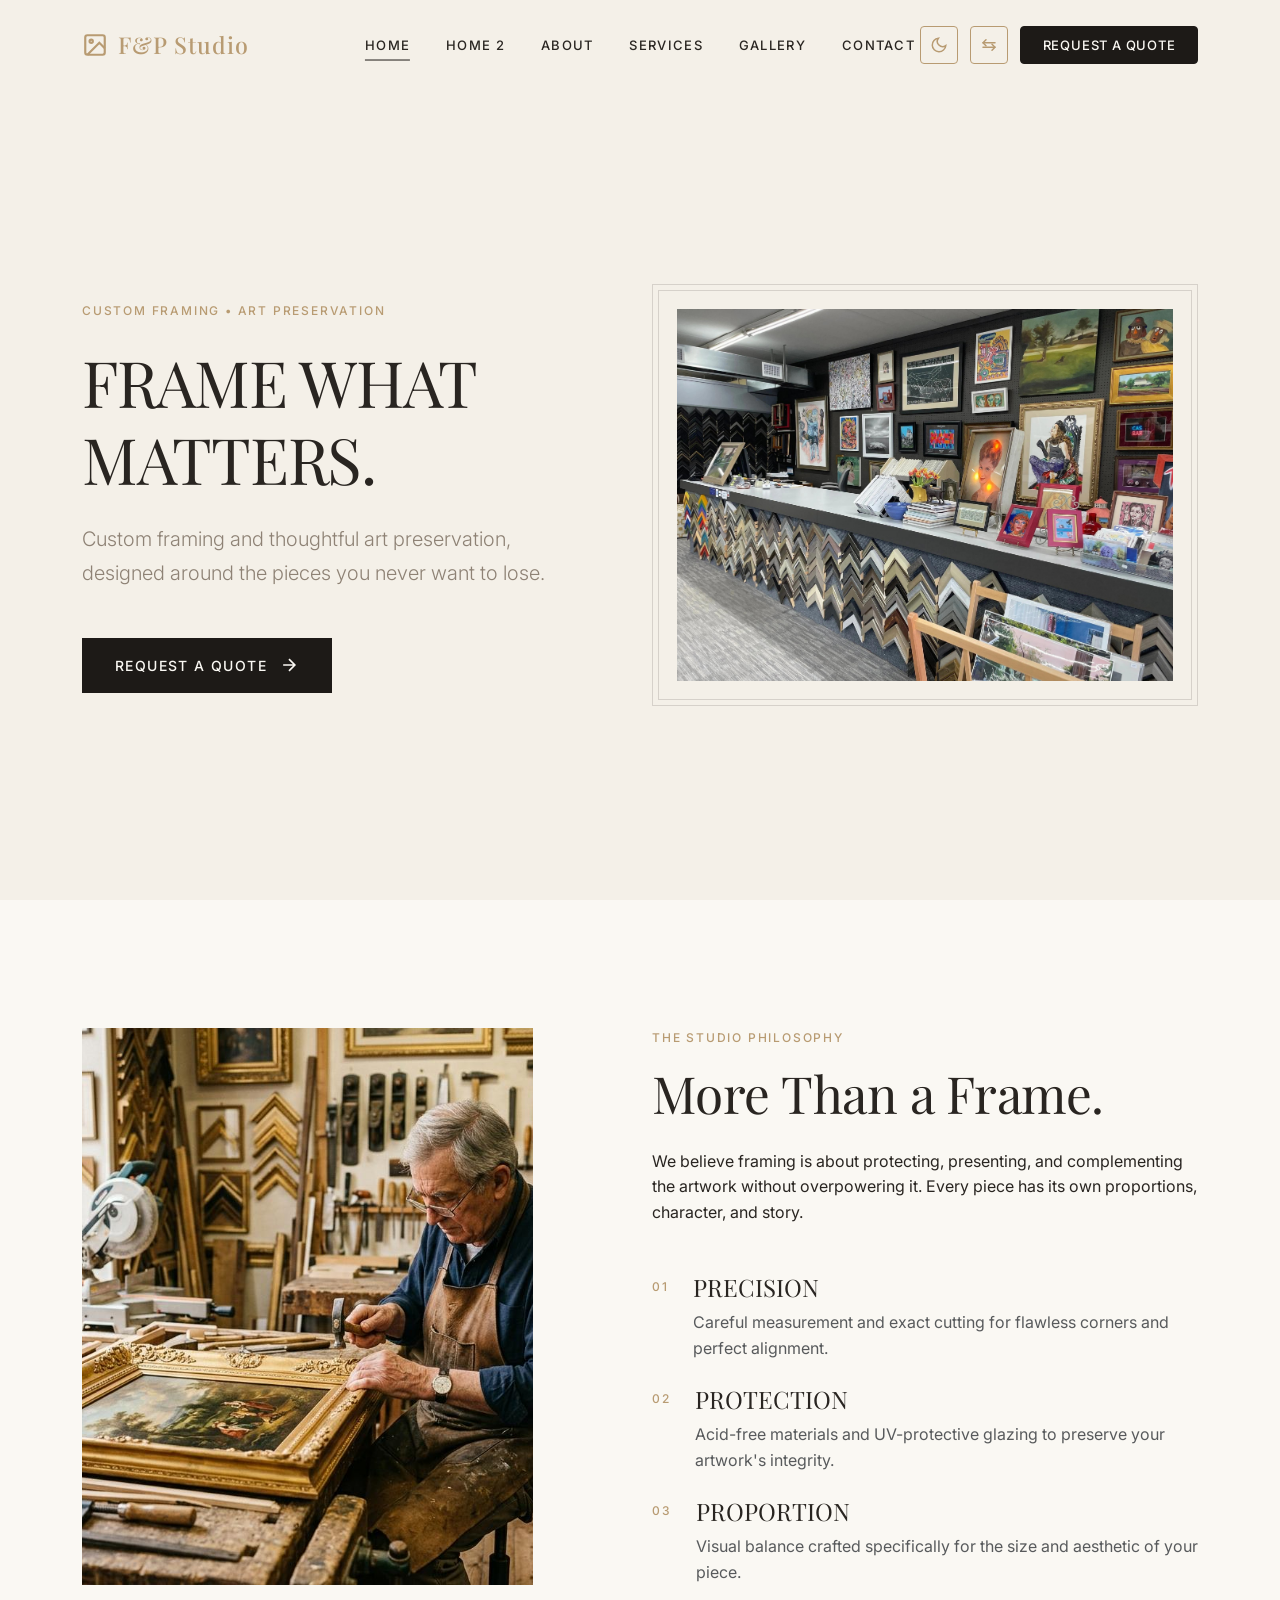
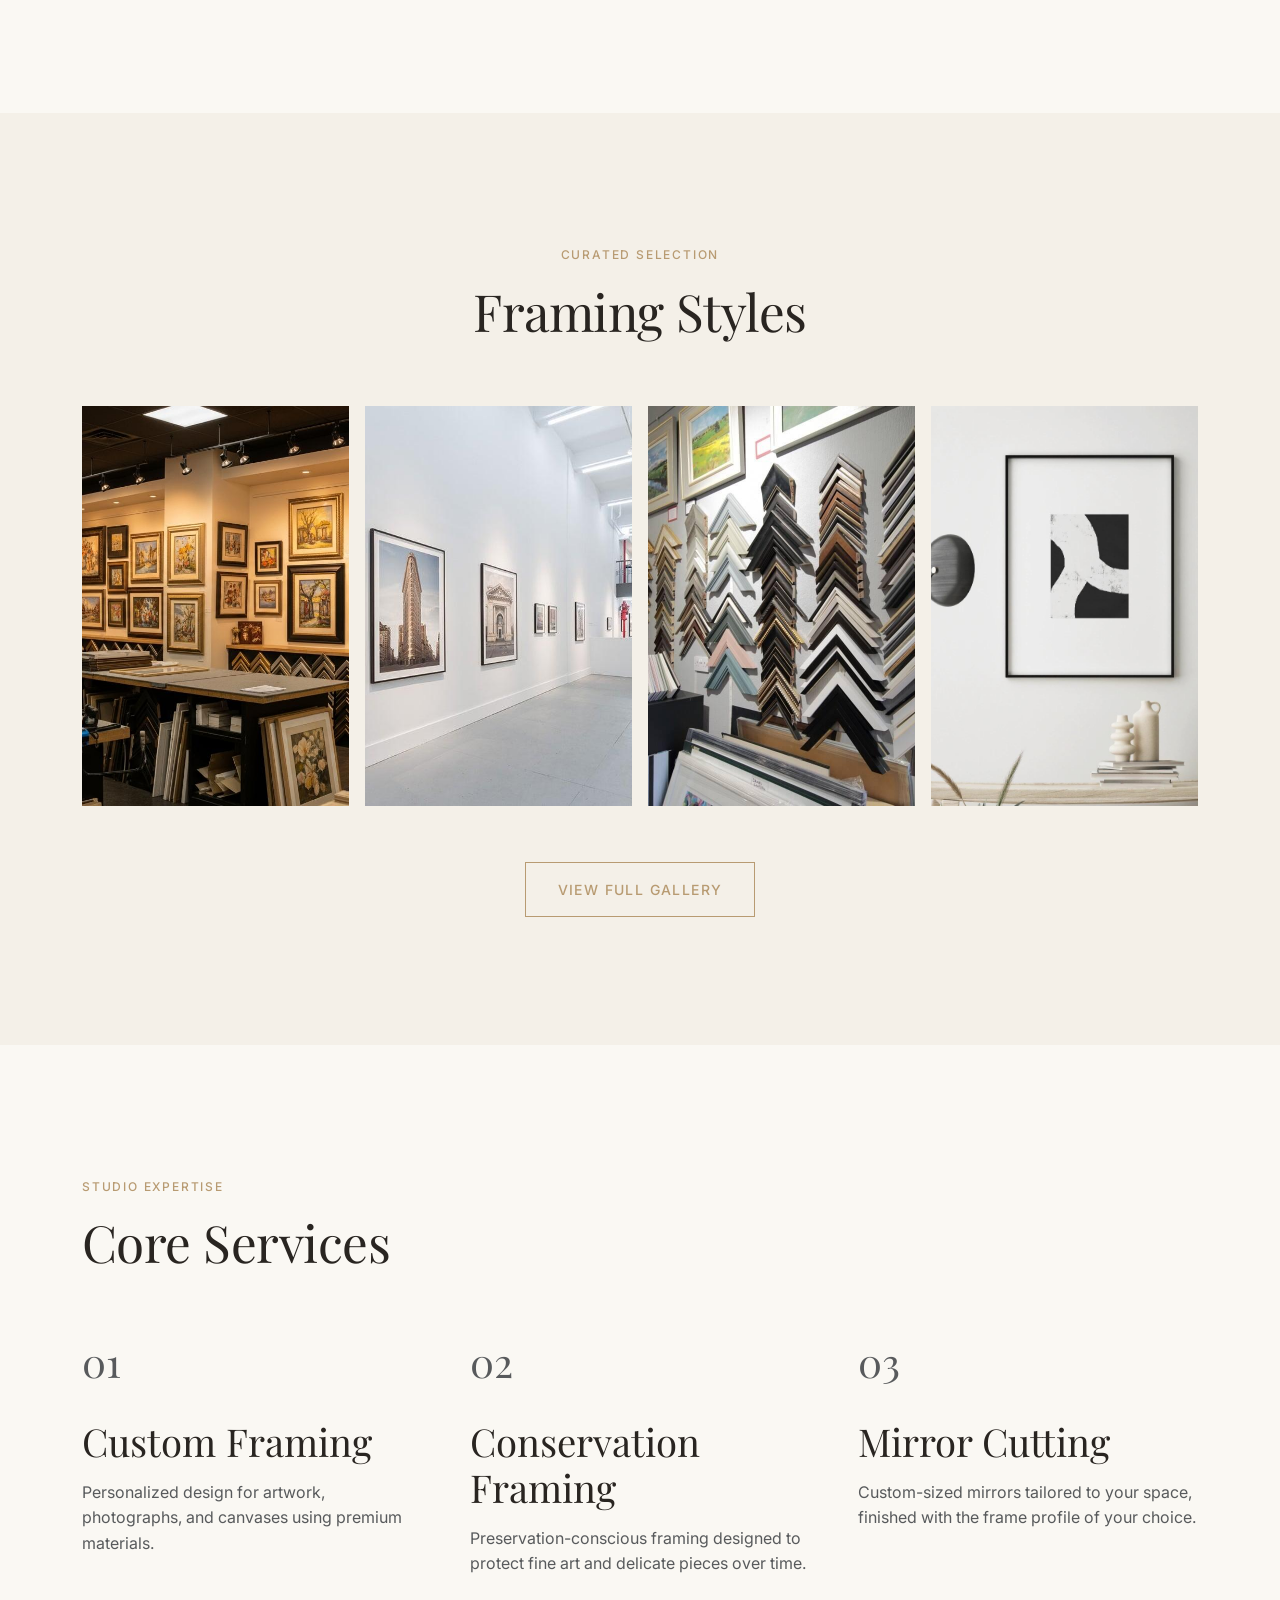
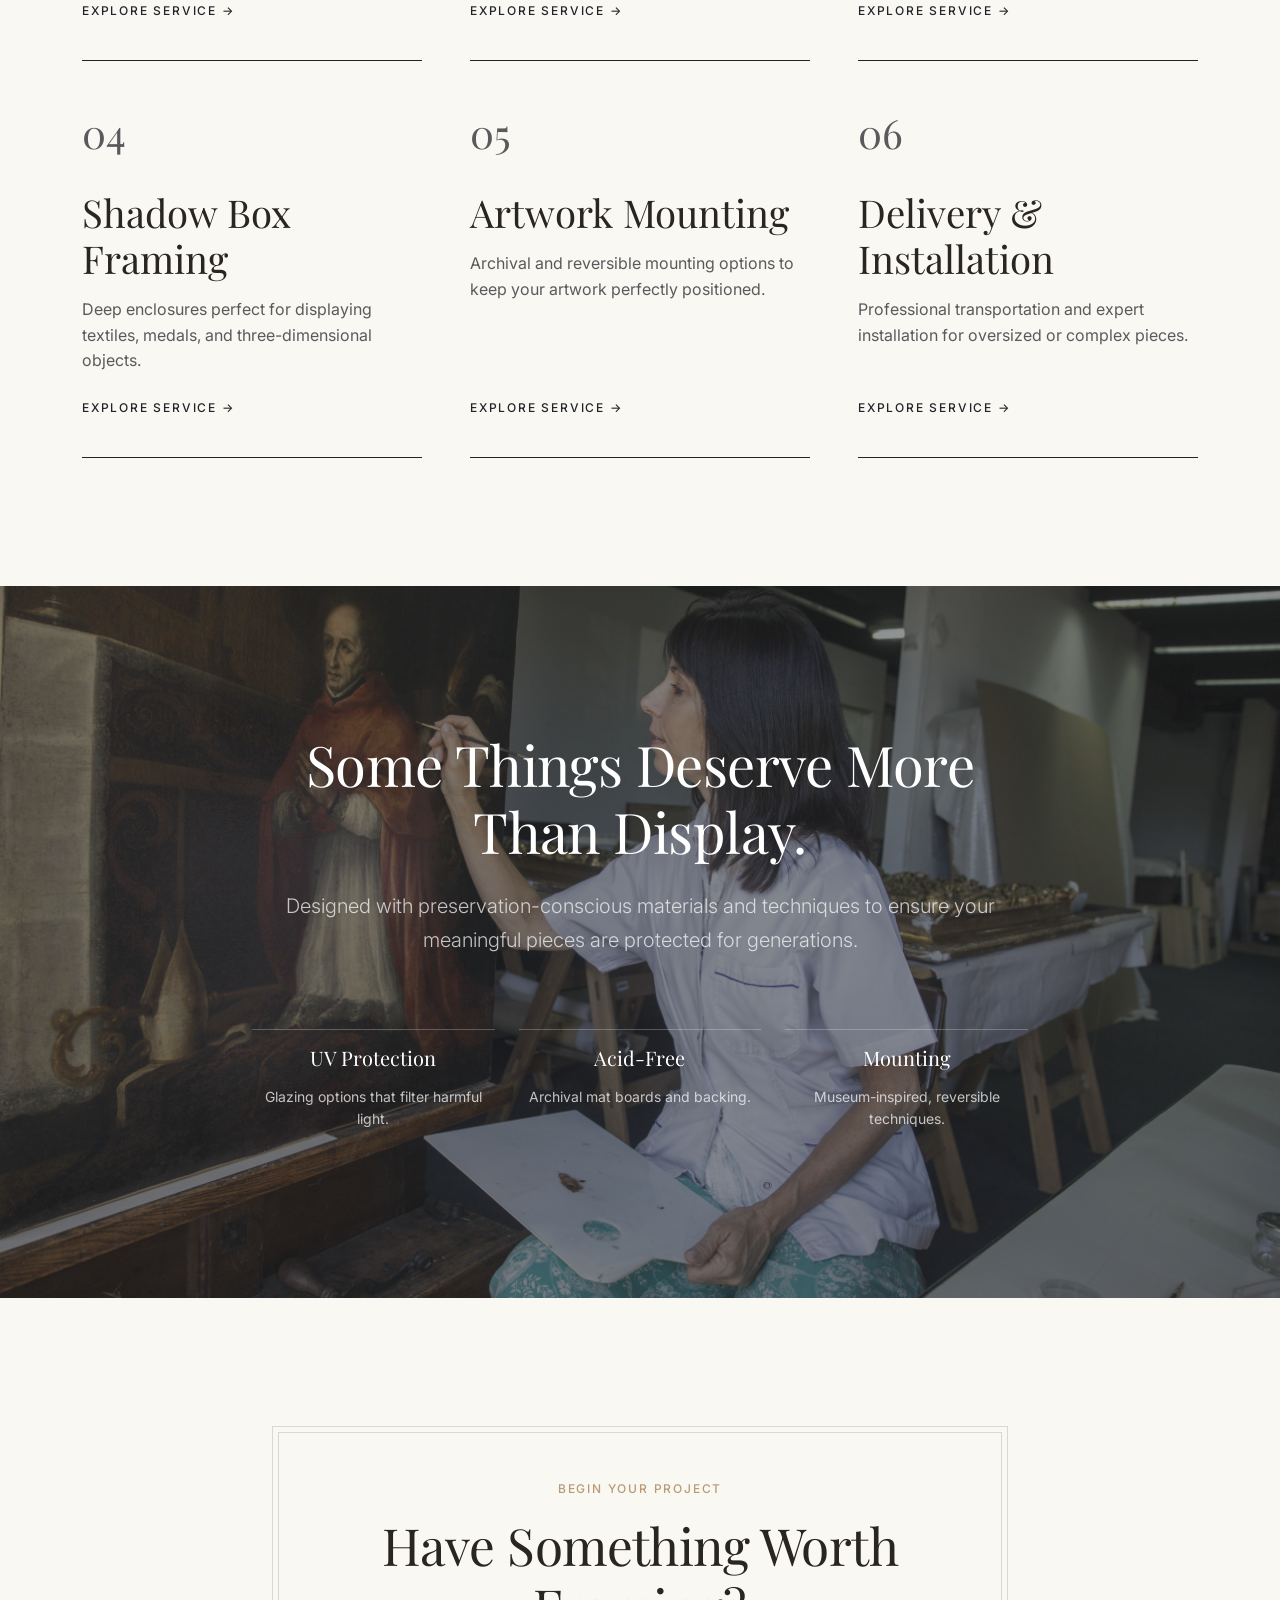
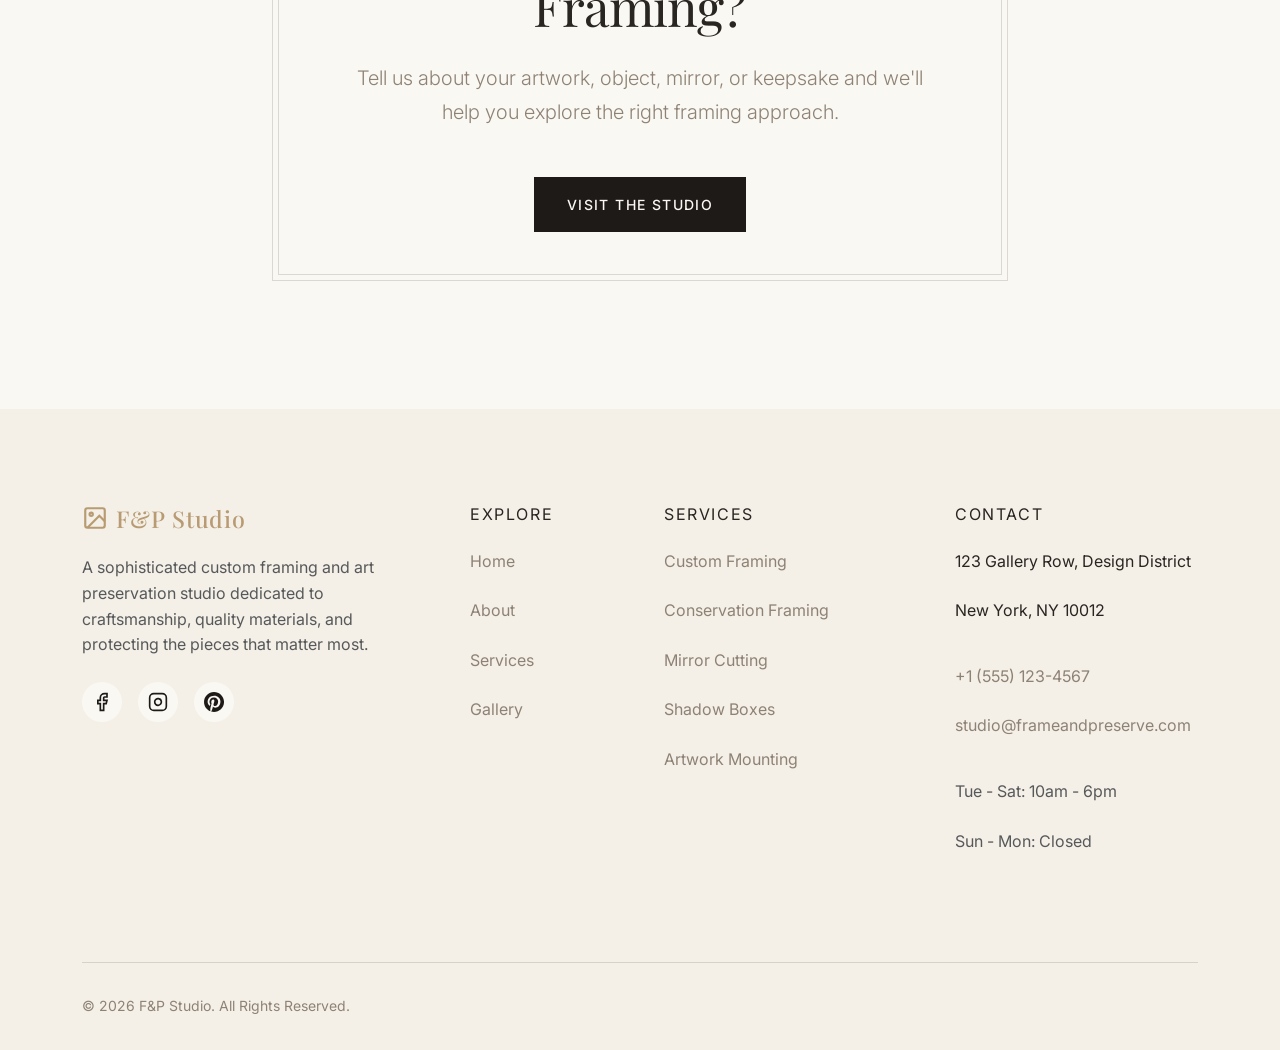
<file: index.html>
<!DOCTYPE html>
<html lang="en" dir="ltr">

<head>
    <meta charset="UTF-8">
    <meta name="viewport" content="width=device-width, initial-scale=1.0">
    <title>Custom Picture Framing & Art Preservation | Frame & Preserve</title>
    <meta name="description"
        content="Premium custom framing and art preservation studio. We protect, present, and complement your artwork with museum-quality care and craftsmanship.">

    <!-- Favicon -->
    <link rel="icon" type="image/svg+xml" href="assets/images/favicon.svg">
    <link rel="shortcut icon" type="image/svg+xml" href="assets/images/favicon.svg">

    <!-- Open Graph Metadata -->
    <meta property="og:title" content="Custom Picture Framing & Art Preservation">
    <meta property="og:description" content="Premium custom framing and art preservation studio.">
    <meta property="og:type" content="website">

    <!-- Google Fonts -->
    <link rel="preconnect" href="https://fonts.googleapis.com">
    <link rel="preconnect" href="https://fonts.gstatic.com" crossorigin>
    <link
        href="https://fonts.googleapis.com/css2?family=Inter:wght@300;400;500&family=Playfair+Display:ital,wght@0,400;0,500;0,600;1,400&display=swap"
        rel="stylesheet">

    <!-- Bootstrap 5 Grid & Utilities -->
    <link href="https://cdn.jsdelivr.net/npm/bootstrap@5.3.0/dist/css/bootstrap.min.css" rel="stylesheet">

    <!-- Custom CSS -->
    <link rel="stylesheet" href="assets/css/style.css">

    <link rel="stylesheet" href="assets/css/dark-mode.css" id="theme-css">
    <link rel="stylesheet" href="assets/css/rtl.css" id="rtl-css" disabled>
    <style>
        .service-home a:hover {
            color: var(--secondary-color) !important;
        }
    </style>
</head>

<body>

    <!-- ==========================================
         GLOBAL HEADER
         ========================================== -->
    <header class="site-header" id="header">
        <div class="container header-container">
            <a href="index.html" class="logo">
                <svg width="26" height="26" viewBox="0 0 24 24" fill="none" stroke="currentColor" stroke-width="2">
                    <rect x="3" y="3" width="18" height="18" rx="2" ry="2" />
                    <circle cx="8.5" cy="8.5" r="1.5" />
                    <polyline points="21 15 16 10 5 21" />
                </svg>
                F&P Studio
            </a>

            <nav class="main-nav">
                <ul class="nav-links">
                    <li><a href="index.html" class="nav-link">Home</a></li>
                    <li><a href="home-2.html" class="nav-link">Home 2</a></li>
                    <li><a href="about.html" class="nav-link">About</a></li>
                    <li><a href="services.html" class="nav-link">Services</a></li>
                    <li><a href="gallery.html" class="nav-link">Gallery</a></li>
                    <li><a href="contact.html" class="nav-link">Contact</a></li>
                </ul>
            </nav>

            <div class="header-actions">
                <button class="btn btn-outline-dark theme-toggle" aria-label="Toggle Theme" title="Toggle Theme">
                    <svg width="18" height="18" viewBox="0 0 24 24" fill="none" stroke="currentColor" stroke-width="2">
                        <path d="M21 12.79A9 9 0 1 1 11.21 3 7 7 0 0 0 21 12.79z"></path>
                    </svg>
                </button>
                <button class="btn btn-outline-dark rtl-toggle" aria-label="Toggle RTL" title="Toggle RTL">
                    <svg width="18" height="18" viewBox="0 0 24 24" fill="none" stroke="currentColor" stroke-width="2"
                        stroke-linecap="round" stroke-linejoin="round">
                        <polyline points="8 5 4 9 8 13" />
                        <line x1="4" y1="9" x2="20" y2="9" />
                        <polyline points="16 11 20 15 16 19" />
                        <line x1="20" y1="15" x2="4" y2="15" />
                    </svg>
                </button>
                <a href="quote.html" class="btn btn-primary btn-sm btn-quote-desktop">Request a Quote</a>
                <button class="menu-toggle" aria-label="Toggle Navigation">
                    <span class="menu-icon"></span>
                </button>
            </div>
        </div>
    </header>

    <main>
        <!-- ==========================================
             SECTION 1 - HERO
             ========================================== -->
        <section class="hero bg-surface">
            <div class="container h-100">
                <div class="row h-100 align-items-center">
                    <div class="col-lg-6 pe-lg-5 text-center text-lg-start">
                        <span class="eyebrow mb-4">Custom Framing &bull; Art Preservation</span>
                        <h1 class="mb-4">FRAME WHAT MATTERS.</h1>
                        <p class="lead mb-5">Custom framing and thoughtful art preservation, designed around the pieces
                            you never want to lose.</p>
                        <div class="d-flex flex-wrap gap-3 justify-content-center justify-content-lg-start">
                            <a href="contact.html" class="btn btn-primary">
                                Request a Quote
                                <svg class="btn-arrow" width="20" height="20" viewBox="0 0 24 24" fill="none"
                                    stroke="currentColor" stroke-width="2">
                                    <path d="M5 12h14M12 5l7 7-7 7" />
                                </svg>
                            </a>

                        </div>
                    </div>
                    <div class="col-lg-6 mt-5 mt-lg-0 position-relative">
                        <div class="frame-border p-4">
                            <img src="assets/images/home1-hero.jpg" alt="Fine art hanging in a sophisticated interior"
                                class="img-fluid" loading="lazy">
                        </div>
                    </div>
                </div>
            </div>
        </section>

        <!-- ==========================================
             SECTION 2 - THE CRAFT BEHIND THE FRAME
             ========================================== -->
        <section class="section-padding">
            <div class="container">
                <div class="row align-items-stretch">
                    <div class="col-lg-5 order-2 order-lg-1 mt-5 mt-lg-0 d-flex">
                        <img src="assets/images/work.jpg" alt="Artisan working with a frame"
                            class="img-fluid w-100 h-100 object-fit-cover" loading="lazy">
                    </div>
                    <div class="col-lg-6 offset-lg-1 order-1 order-lg-2 d-flex flex-column justify-content-center">
                        <span class="eyebrow">The Studio Philosophy</span>
                        <h2 class="mb-4">More Than a Frame.</h2>
                        <p class="mb-5">We believe framing is about protecting, presenting, and complementing the
                            artwork without overpowering it. Every piece has its own proportions, character, and story.
                        </p>

                        <div class="d-flex flex-column gap-4">
                            <div class="d-flex align-items-start">
                                <span class="eyebrow me-4 mt-1">01</span>
                                <div>
                                    <h4 class="mb-2">PRECISION</h4>
                                    <p class="text-muted mb-0">Careful measurement and exact cutting for flawless
                                        corners and perfect alignment.</p>
                                </div>
                            </div>
                            <div class="d-flex align-items-start">
                                <span class="eyebrow me-4 mt-1">02</span>
                                <div>
                                    <h4 class="mb-2">PROTECTION</h4>
                                    <p class="text-muted mb-0">Acid-free materials and UV-protective glazing to preserve
                                        your artwork's integrity.</p>
                                </div>
                            </div>
                            <div class="d-flex align-items-start">
                                <span class="eyebrow me-4 mt-1">03</span>
                                <div>
                                    <h4 class="mb-2">PROPORTION</h4>
                                    <p class="text-muted mb-0">Visual balance crafted specifically for the size and
                                        aesthetic of your piece.</p>
                                </div>
                            </div>
                        </div>
                    </div>
                </div>
            </div>
        </section>

        <!-- ==========================================
             SECTION 3 - FRAMING STYLE GALLERY
             ========================================== -->
        <section class="section-padding bg-surface">
            <div class="container">
                <div class="section-header text-center mx-auto">
                    <span class="eyebrow">Curated Selection</span>
                    <h2>Framing Styles</h2>
                </div>

                <div class="row g-3 flex-nowrap overflow-auto pb-2 d-none d-lg-flex">
                    <!-- Image 1 -->
                    <div class="gallery-item col-lg-3">
                        <img src="assets/images/img1.jpg" alt="Classic Wood Frame" loading="lazy"
                            style="height: 400px; width: 100%; object-fit: cover;">
                        <div class="gallery-overlay">
                            <h3>Classic Wood</h3>
                            <p>Timeless natural finishes</p>
                        </div>
                    </div>
                    <!-- Image 2 -->
                    <div class="gallery-item col-lg-3">
                        <img src="assets/images/img2.jpg" alt="Gallery White" loading="lazy"
                            style="height: 400px; width: 100%; object-fit: cover;">
                        <div class="gallery-overlay">
                            <h3>Gallery White</h3>
                            <p>Minimalist presentation</p>
                        </div>
                    </div>
                    <!-- Image 3 -->
                    <div class="gallery-item col-lg-3">
                        <img src="assets/images/img3.jpg" alt="Deep Shadow Boxes" loading="lazy"
                            style="height: 400px; width: 100%; object-fit: cover;">
                        <div class="gallery-overlay">
                            <h3>Shadow Boxes</h3>
                            <p>For objects &amp; memorabilia</p>
                        </div>
                    </div>
                    <!-- Image 4 -->
                    <div class="gallery-item col-lg-3">
                        <img src="assets/images/img4.jpg" alt="Contemporary Minimal" loading="lazy"
                            style="height: 400px; width: 100%; object-fit: cover;">
                        <div class="gallery-overlay">
                            <h3>Contemporary Minimal</h3>
                            <p>Sleek metal and thin profiles</p>
                        </div>
                    </div>
                </div>
                <!-- Mobile/tablet: 2-per-row grid -->
                <div class="row g-3 d-lg-none">
                    <div class="gallery-item col-6">
                        <img src="assets/images/img1.jpg" alt="Classic Wood Frame" loading="lazy"
                            style="height: 260px; width: 100%; object-fit: cover;">
                        <div class="gallery-overlay">
                            <h3>Classic Wood</h3>
                        </div>
                    </div>
                    <div class="gallery-item col-6">
                        <img src="assets/images/img2.jpg" alt="Gallery White" loading="lazy"
                            style="height: 260px; width: 100%; object-fit: cover;">
                        <div class="gallery-overlay">
                            <h3>Gallery White</h3>
                        </div>
                    </div>
                    <div class="gallery-item col-6">
                        <img src="assets/images/img3.jpg" alt="Shadow Boxes" loading="lazy"
                            style="height: 260px; width: 100%; object-fit: cover;">
                        <div class="gallery-overlay">
                            <h3>Shadow Boxes</h3>
                        </div>
                    </div>
                    <div class="gallery-item col-6">
                        <img src="assets/images/img4.jpg" alt="Contemporary Minimal" loading="lazy"
                            style="height: 260px; width: 100%; object-fit: cover;">
                        <div class="gallery-overlay">
                            <h3>Contemporary Minimal</h3>
                        </div>
                    </div>
                </div>

                <div class="text-center mt-5">
                    <a href="gallery.html" class="btn">View Full Gallery</a>
                </div>
            </div>
        </section>

        <!-- ==========================================
             SECTION 4 - SERVICES
             ========================================== -->
        <section class="section-padding service-home">
            <div class="container">
                <div class="row mb-5">
                    <div class="col-12 text-center text-lg-start">
                        <span class="eyebrow">Studio Expertise</span>
                        <h2>Core Services</h2>
                    </div>
                </div>

                <div class="row g-5">
                    <div class="col-md-6 col-lg-4 d-flex">
                        <div class="border-bottom border-dark pb-4 w-100 d-flex flex-column">
                            <span class="display-font fs-1 text-muted">01</span>
                            <h3 class="mt-3 mb-3">Custom Framing</h3>
                            <p class="text-muted mb-4 flex-grow-1">Personalized design for artwork, photographs, and
                                canvases using premium materials.</p>
                            <a href="services.html" class="eyebrow text-dark">Explore Service &rarr;</a>
                        </div>
                    </div>
                    <div class="col-md-6 col-lg-4 d-flex">
                        <div class="border-bottom border-dark pb-4 w-100 d-flex flex-column">
                            <span class="display-font fs-1 text-muted">02</span>
                            <h3 class="mt-3 mb-3">Conservation Framing</h3>
                            <p class="text-muted mb-4 flex-grow-1">Preservation-conscious framing designed to protect
                                fine art and delicate pieces over time.</p>
                            <a href="services.html" class="eyebrow text-dark">Explore Service &rarr;</a>
                        </div>
                    </div>
                    <div class="col-md-6 col-lg-4 d-flex">
                        <div class="border-bottom border-dark pb-4 w-100 d-flex flex-column">
                            <span class="display-font fs-1 text-muted">03</span>
                            <h3 class="mt-3 mb-3">Mirror Cutting</h3>
                            <p class="text-muted mb-4 flex-grow-1">Custom-sized mirrors tailored to your space, finished
                                with the frame profile of your choice.</p>
                            <a href="services.html" class="eyebrow text-dark">Explore Service &rarr;</a>
                        </div>
                    </div>
                    <div class="col-md-6 col-lg-4 d-flex">
                        <div class="border-bottom border-dark pb-4 w-100 d-flex flex-column">
                            <span class="display-font fs-1 text-muted">04</span>
                            <h3 class="mt-3 mb-3">Shadow Box Framing</h3>
                            <p class="text-muted mb-4 flex-grow-1">Deep enclosures perfect for displaying textiles,
                                medals, and three-dimensional objects.</p>
                            <a href="services.html" class="eyebrow text-dark">Explore Service &rarr;</a>
                        </div>
                    </div>
                    <div class="col-md-6 col-lg-4 d-flex">
                        <div class="border-bottom border-dark pb-4 w-100 d-flex flex-column">
                            <span class="display-font fs-1 text-muted">05</span>
                            <h3 class="mt-3 mb-3">Artwork Mounting</h3>
                            <p class="text-muted mb-4 flex-grow-1">Archival and reversible mounting options to keep your
                                artwork perfectly positioned.</p>
                            <a href="services.html" class="eyebrow text-dark">Explore Service &rarr;</a>
                        </div>
                    </div>
                    <div class="col-md-6 col-lg-4 d-flex">
                        <div class="border-bottom border-dark pb-4 w-100 d-flex flex-column">
                            <span class="display-font fs-1 text-muted">06</span>
                            <h3 class="mt-3 mb-3">Delivery & Installation</h3>
                            <p class="text-muted mb-4 flex-grow-1">Professional transportation and expert installation
                                for oversized or complex pieces.</p>
                            <a href="services.html" class="eyebrow text-dark">Explore Service &rarr;</a>
                        </div>
                    </div>
                </div>
            </div>
        </section>

        <!-- ==========================================
             SECTION 5 - PRESERVE THE PIECES THAT MATTER
             ========================================== -->
        <section class="position-relative bg-dark text-white overflow-hidden py-5">
            <!-- Full width background image with overlay -->
            <div class="position-absolute inset-0 w-100 h-100" style="z-index: 0; top: 0; left: 0;">
                <img src="assets/images/preservation.jpg" alt="Art preservation process"
                    class="w-100 h-100 object-fit-cover opacity-50" style="object-fit: cover; opacity: 0.3;">
            </div>

            <div class="container position-relative py-5" style="z-index: 1;">
                <div class="row align-items-center min-vh-50 py-5">
                    <div class="col-12 text-center mx-auto" style="max-width: 800px;">
                        <h2 class="display-4 mb-4 text-white">Some Things Deserve More Than Display.</h2>
                        <p class="lead mb-5 text-light opacity-75">Designed with preservation-conscious materials and
                            techniques to ensure your meaningful pieces are protected for generations.</p>

                        <div class="row g-4 mt-2">
                            <div class="col-sm-4">
                                <h5 class="text-white border-top pt-3 border-light border-opacity-25">UV Protection</h5>
                                <p class="small text-light opacity-75">Glazing options that filter harmful light.</p>
                            </div>
                            <div class="col-sm-4">
                                <h5 class="text-white border-top pt-3 border-light border-opacity-25">Acid-Free</h5>
                                <p class="small text-light opacity-75">Archival mat boards and backing.</p>
                            </div>
                            <div class="col-sm-4">
                                <h5 class="text-white border-top pt-3 border-light border-opacity-25">Mounting</h5>
                                <p class="small text-light opacity-75">Museum-inspired, reversible techniques.</p>
                            </div>
                        </div>
                    </div>
                </div>
            </div>
        </section>

        <!-- ==========================================
             SECTION 6 - REQUEST A QUOTE CTA
             ========================================== -->
        <section class="section-padding  text-center">
            <div class="container">
                <div class="row justify-content-center">
                    <div class="col-lg-8">
                        <div class="frame-border p-5">
                            <span class="eyebrow mb-3">Begin Your Project</span>
                            <h2 class="mb-4">Have Something Worth Framing?</h2>
                            <p class="lead mb-5 mx-auto" style="max-width: 600px;">Tell us about your artwork, object,
                                mirror, or keepsake and we'll help you explore the right framing approach.</p>

                            <div class="d-flex flex-wrap justify-content-center gap-3">
                                <a href="contact.html#location" class="btn btn-primary">
                                    Visit the Studio
                                </a>

                            </div>
                        </div>
                    </div>
                </div>
            </div>
        </section>

    </main>



    <!-- ==========================================
         GLOBAL FOOTER
         ========================================== -->
    <footer class="site-footer">
        <div class="container">
            <div class="row g-5 footer-row">
                <!-- Column 1 -->
                <div class="col-lg-4 col-md-6 col-12 pe-lg-4 footer-col">
                    <a href="index.html" class="logo footer-logo d-flex align-items-center" style="gap:8px;">
                        <svg width="28" height="28" viewBox="0 0 24 24" fill="none" stroke="currentColor"
                            stroke-width="2">
                            <rect x="3" y="3" width="18" height="18" rx="2" ry="2" />
                            <circle cx="8.5" cy="8.5" r="1.5" />
                            <polyline points="21 15 16 10 5 21" />
                        </svg>
                        F&P Studio</a>
                    <p class="text-muted">A sophisticated custom framing and art preservation studio dedicated to
                        craftsmanship, quality materials, and protecting the pieces that matter most.</p>
                    <div class="d-flex gap-3 mt-4 footer-socials">
                        <a href="#" aria-label="Facebook"><svg width="20" height="20" viewBox="0 0 24 24" fill="none"
                                stroke="currentColor" stroke-width="2">
                                <path d="M18 2h-3a5 5 0 0 0-5 5v3H7v4h3v8h4v-8h3l1-4h-4V7a1 1 0 0 1 1-1h3z"></path>
                            </svg></a>
                        <a href="#" aria-label="Instagram"><svg width="20" height="20" viewBox="0 0 24 24" fill="none"
                                stroke="currentColor" stroke-width="2">
                                <rect x="2" y="2" width="20" height="20" rx="5" ry="5"></rect>
                                <path d="M16 11.37A4 4 0 1 1 12.63 8 4 4 0 0 1 16 11.37z"></path>
                                <line x1="17.5" y1="6.5" x2="17.51" y2="6.5"></line>
                            </svg></a>
                        <a href="#" aria-label="Pinterest"><svg width="20" height="20" viewBox="0 0 24 24"
                                fill="currentColor">
                                <path
                                    d="M12.017 0C5.396 0 .029 5.367.029 11.987c0 5.079 3.158 9.417 7.618 11.162-.105-.949-.199-2.403.041-3.439.219-.937 1.406-5.957 1.406-5.957s-.359-.72-.359-1.781c0-1.663.967-2.911 2.168-2.911 1.024 0 1.518.769 1.518 1.688 0 1.029-.653 2.567-.992 3.992-.285 1.193.6 2.165 1.775 2.165 2.128 0 3.768-2.245 3.768-5.487 0-2.861-2.063-4.869-5.008-4.869-3.41 0-5.409 2.562-5.409 5.199 0 1.033.394 2.143.889 2.741.099.12.112.225.085.345-.09.375-.293 1.199-.334 1.363-.053.225-.172.271-.401.165-1.495-.69-2.433-2.878-2.433-4.646 0-3.776 2.748-7.252 7.951-7.252 4.168 0 7.41 2.967 7.41 6.923 0 4.135-2.607 7.462-6.233 7.462-1.214 0-2.354-.629-2.758-1.379l-.749 2.848c-.269 1.045-1.004 2.352-1.498 3.146 1.123.345 2.306.535 3.55.535 6.607 0 11.985-5.365 11.985-11.987C23.97 5.366 18.622 0 12.016 0z" />
                            </svg></a>
                    </div>
                </div>
                <!-- Column 2 -->
                <div class="col-lg-2 col-md-6 col-12 footer-col">
                    <h4 class="footer-heading">Explore</h4>
                    <ul class="footer-list">
                        <li><a href="index.html">Home</a></li>
                        <li><a href="about.html">About</a></li>
                        <li><a href="services.html">Services</a></li>
                        <li><a href="gallery.html">Gallery</a></li>
                    </ul>
                </div>
                <!-- Column 3 -->
                <div class="col-lg-3 col-md-6 col-12 footer-col">
                    <h4 class="footer-heading">Services</h4>
                    <ul class="footer-list">
                        <li><a href="services.html">Custom Framing</a></li>
                        <li><a href="services.html">Conservation Framing</a></li>
                        <li><a href="services.html">Mirror Cutting</a></li>
                        <li><a href="services.html">Shadow Boxes</a></li>
                        <li><a href="services.html">Artwork Mounting</a></li>
                    </ul>
                </div>
                <!-- Column 4 -->
                <div class="col-lg-3 col-md-6 col-12 footer-col">
                    <h4 class="footer-heading">Contact</h4>
                    <ul class="footer-list">
                        <li>123 Gallery Row, Design District</li>
                        <li>New York, NY 10012</li>
                        <li class="mt-3"><a href="tel:#">+1 (555) 123-4567</a></li>
                        <li><a href="mailto:#">studio@frameandpreserve.com</a></li>
                        <li class="mt-3 text-muted">Tue - Sat: 10am - 6pm</li>
                        <li class="text-muted">Sun - Mon: Closed</li>
                    </ul>
                </div>
            </div>
            <div class="footer-bottom">
                <div>&copy; 2026 F&P Studio. All Rights Reserved.</div>
            </div>
        </div>
    </footer>

    <script src="https://cdn.jsdelivr.net/npm/bootstrap@5.3.0/dist/js/bootstrap.bundle.min.js"></script>
    <script src="assets/js/main.js"></script>

    <!-- Scroll Top Button -->
    <button class="scroll-top" id="scrollTopBtn" aria-label="Scroll to top">
        <svg width="24" height="24" viewBox="0 0 24 24" fill="none" stroke="currentColor" stroke-width="2">
            <path d="M18 15l-6-6-6 6" />
        </svg>
    </button>
</body>

</html>
</file>
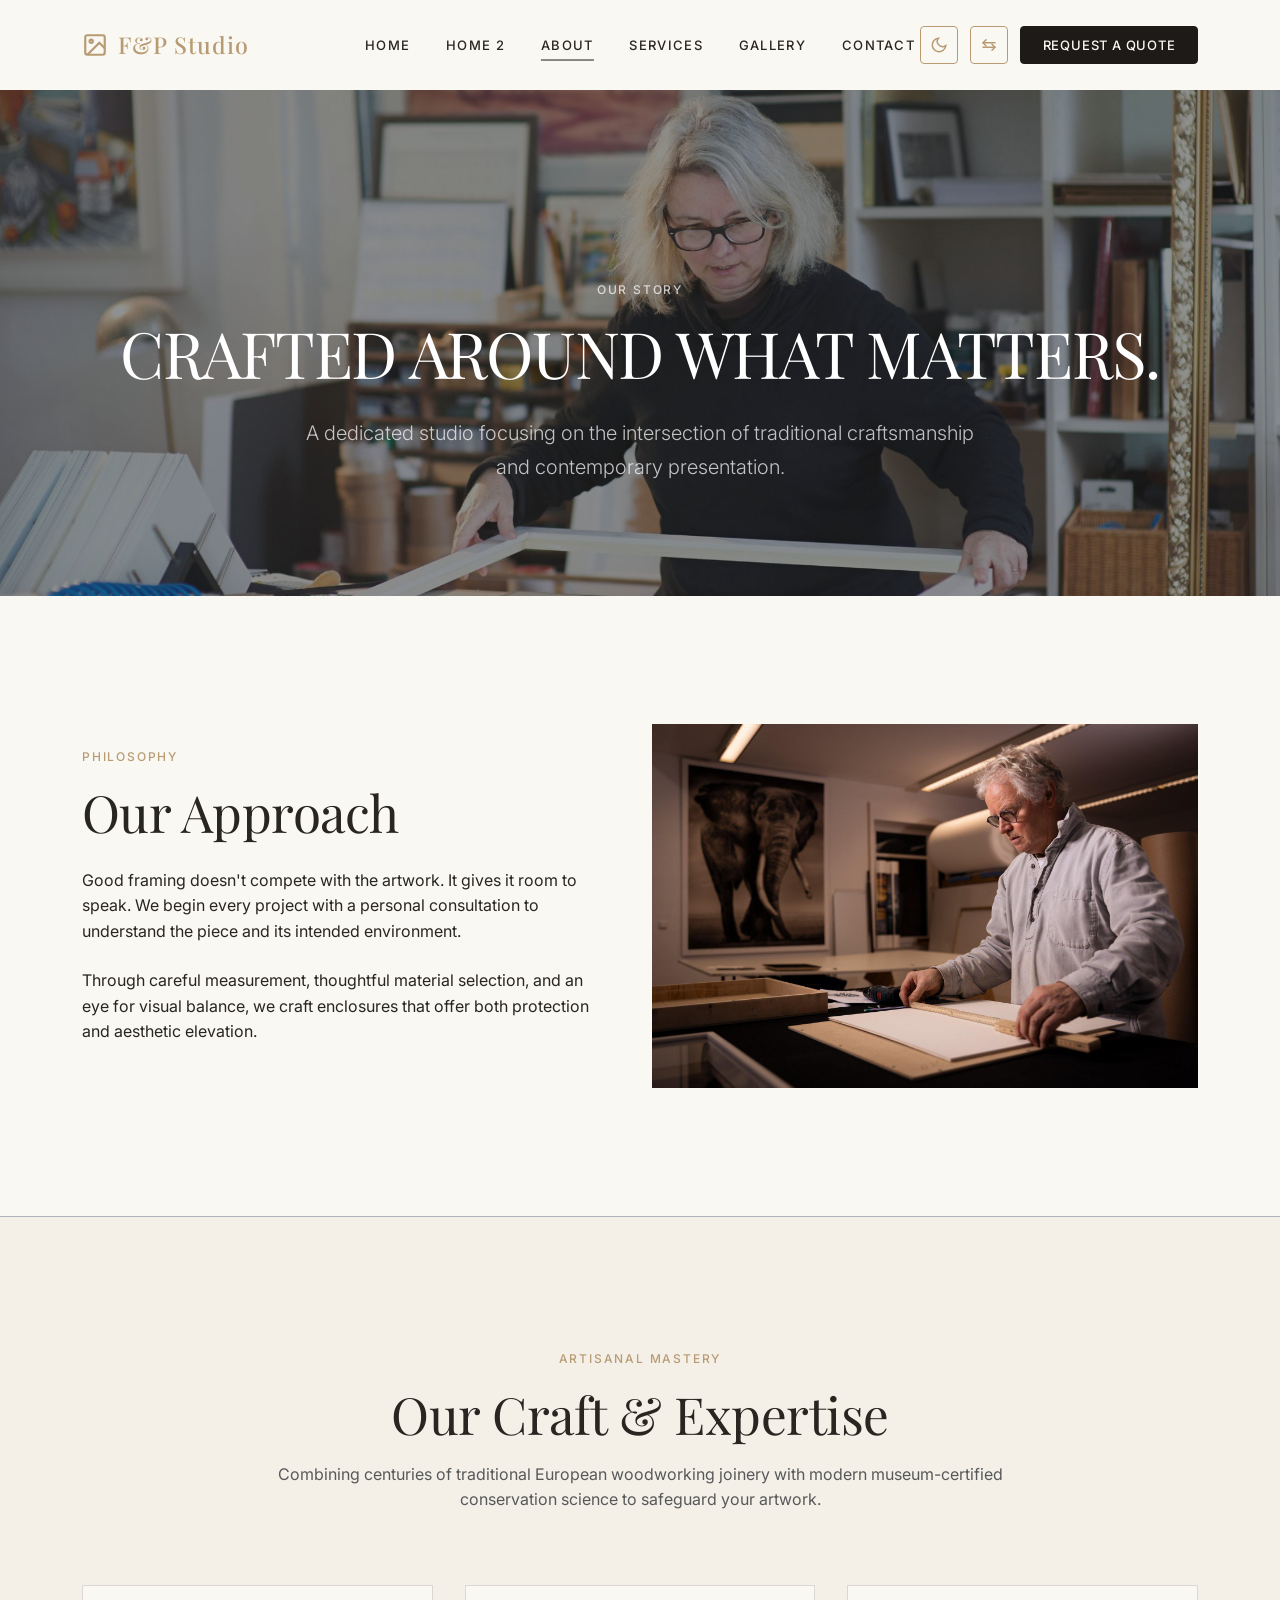
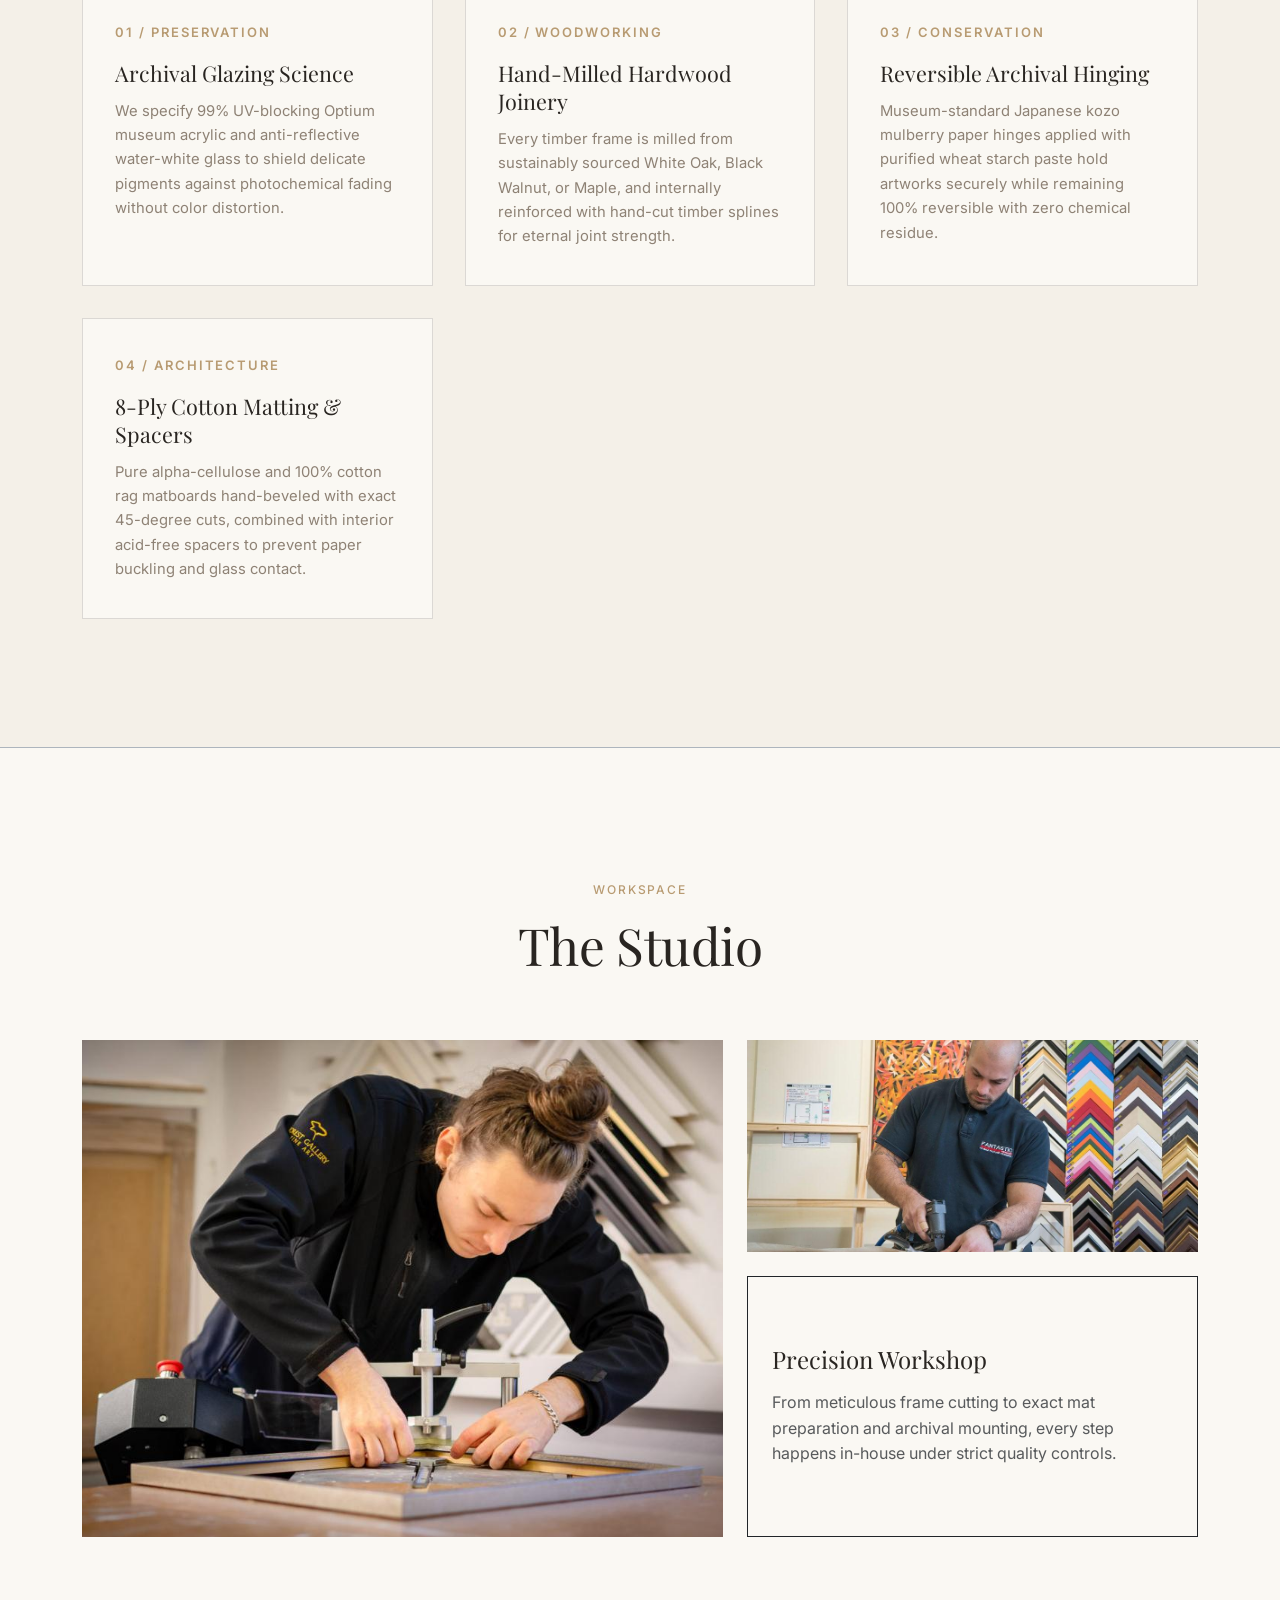
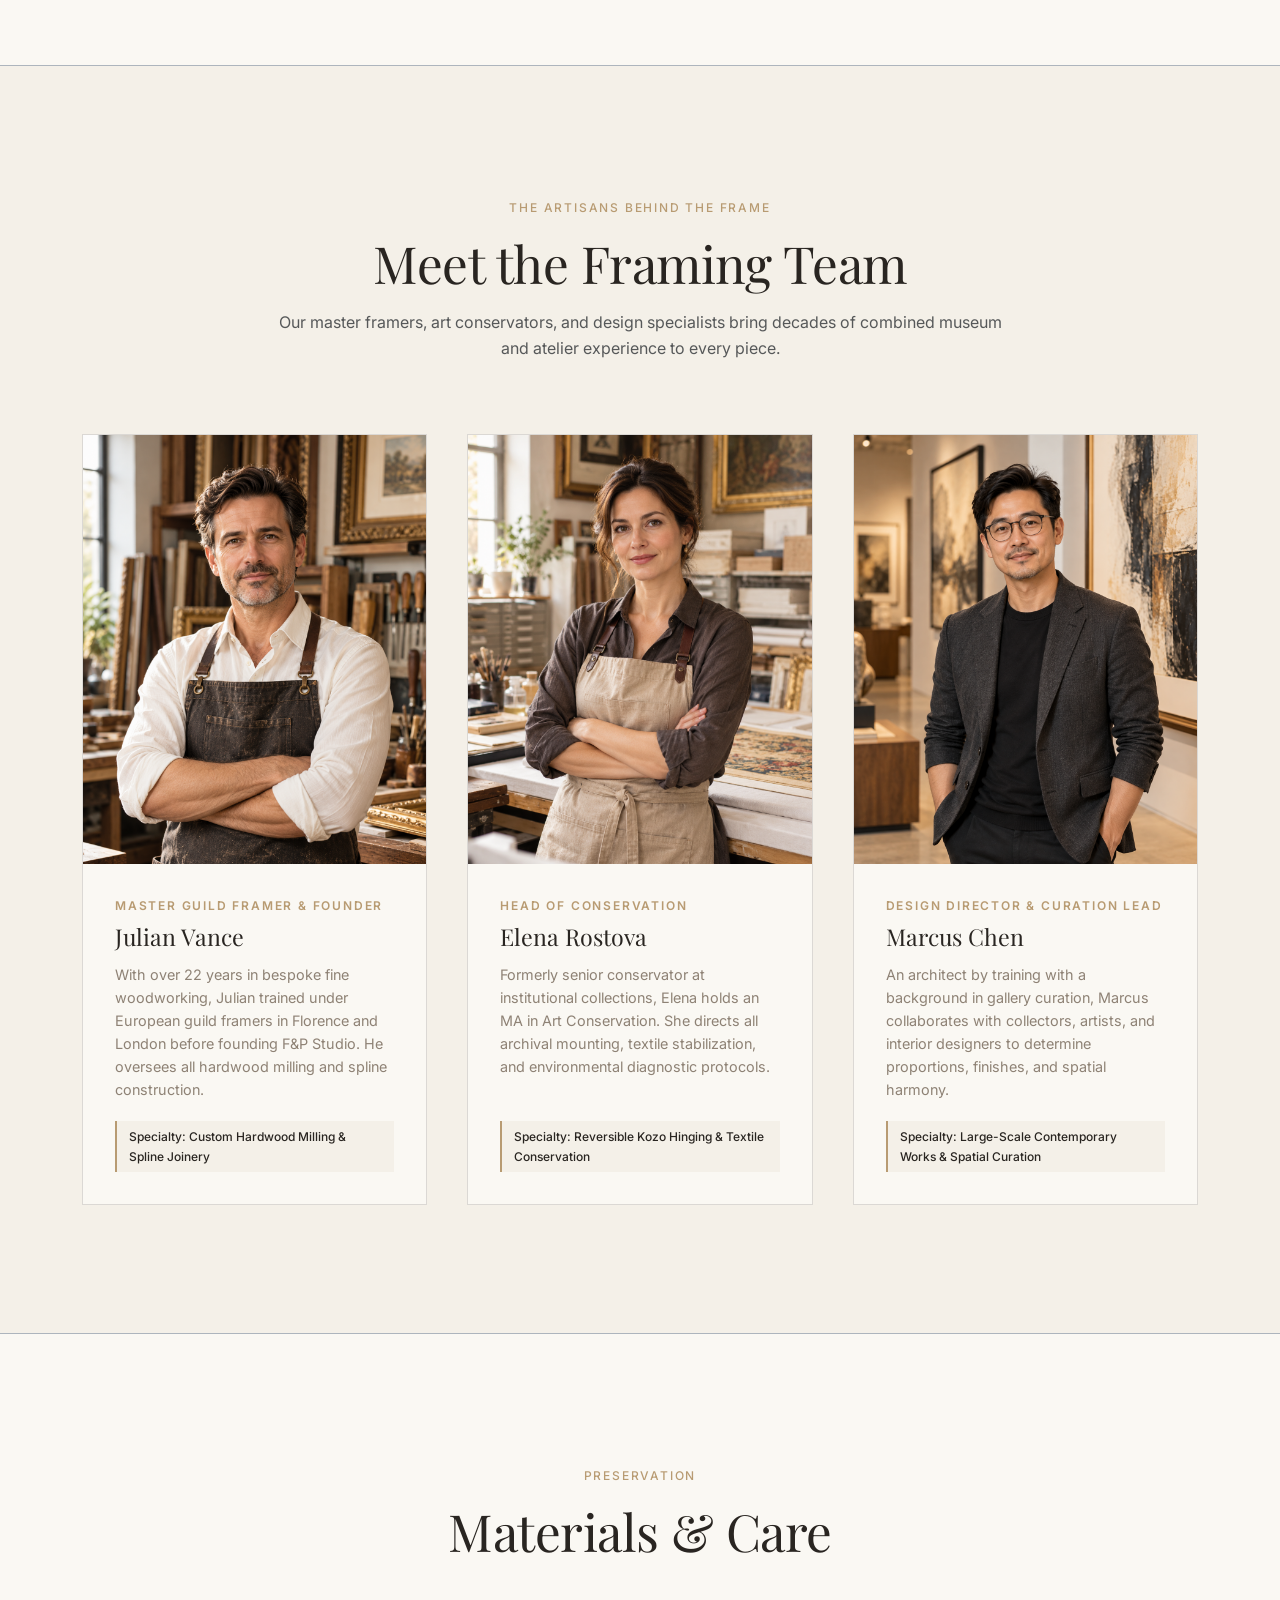
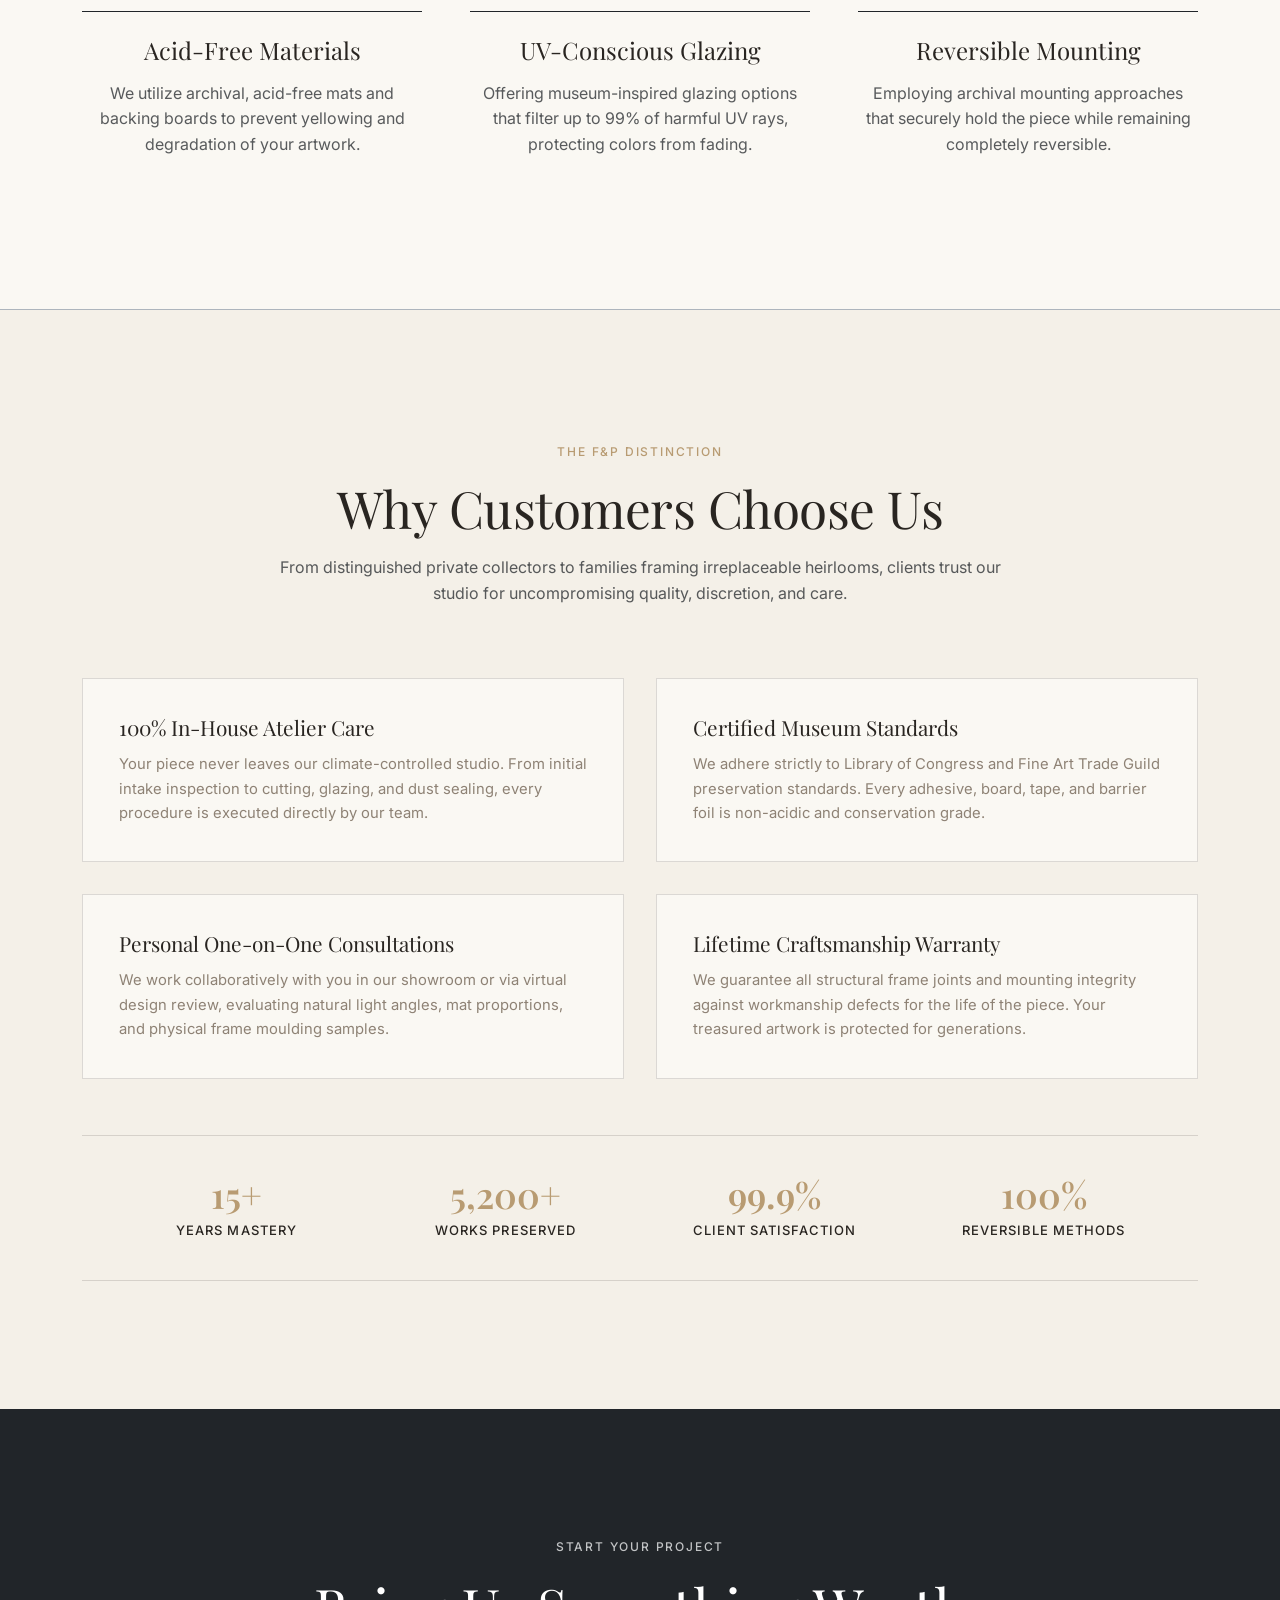
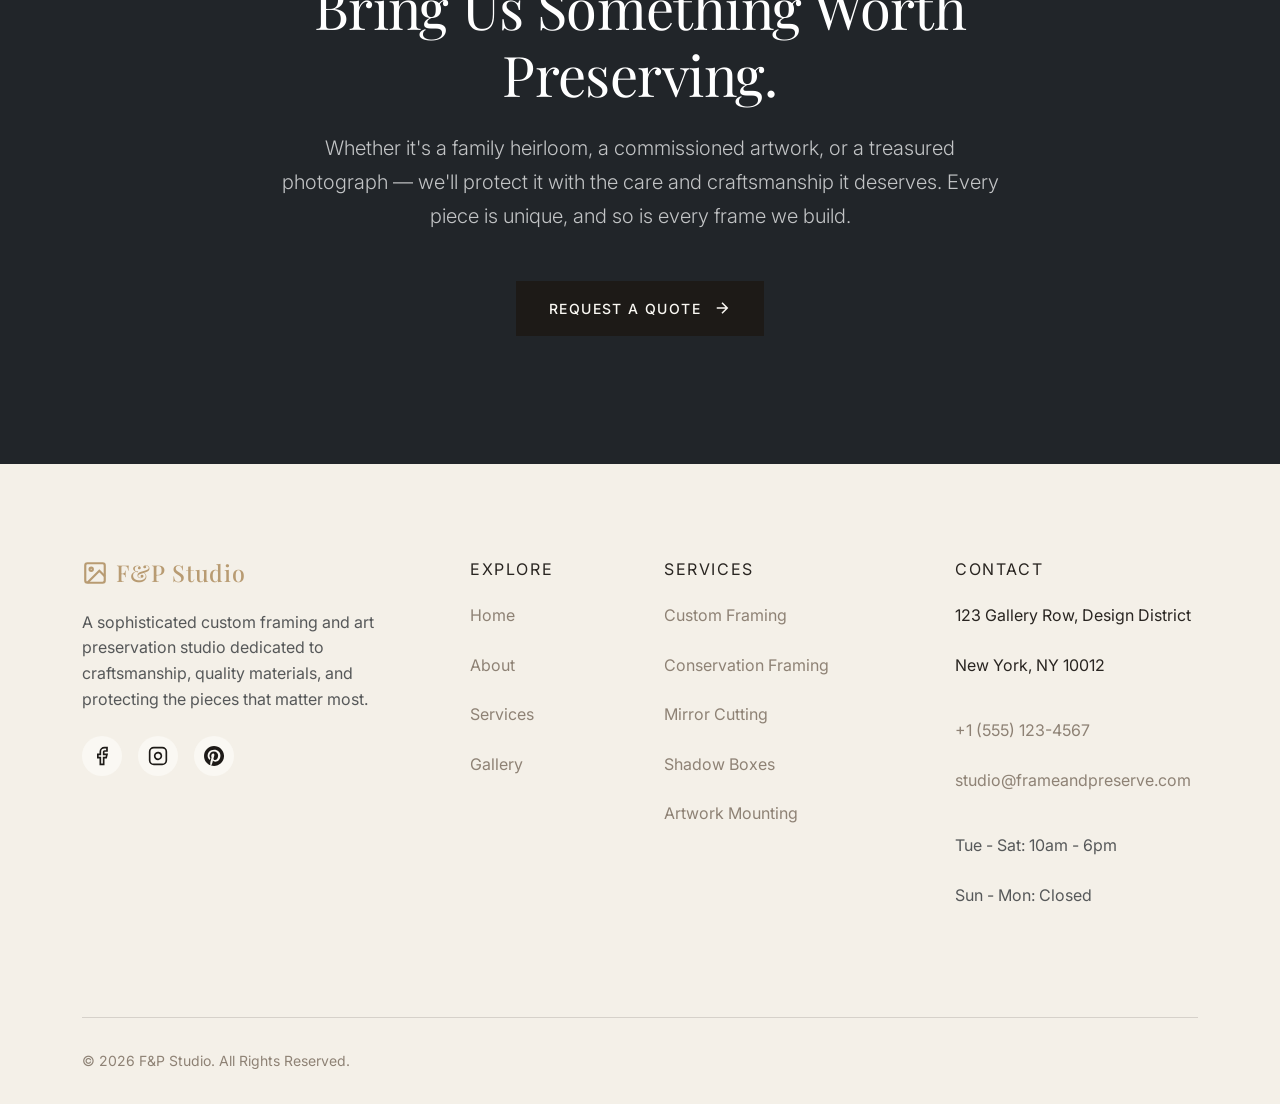
<file: about.html>
<!DOCTYPE html>
<html lang="en" dir="ltr">

<head>
    <meta charset="UTF-8">
    <meta name="viewport" content="width=device-width, initial-scale=1.0">
    <title>About Us | Frame & Preserve</title>
    <link
        href="https://fonts.googleapis.com/css2?family=Inter:wght@300;400;500&family=Playfair+Display:ital,wght@0,400;0,500;0,600;1,400&display=swap"
        rel="stylesheet">
    <link href="https://cdn.jsdelivr.net/npm/bootstrap@5.3.0/dist/css/bootstrap.min.css" rel="stylesheet">
    <link rel="stylesheet" href="assets/css/style.css">
    <link rel="icon" type="image/svg+xml" href="assets/images/favicon.svg">
    <link rel="shortcut icon" type="image/svg+xml" href="assets/images/favicon.svg">
    <link rel="stylesheet" href="assets/css/dark-mode.css" id="theme-css">
    <link rel="stylesheet" href="assets/css/rtl.css" id="rtl-css" disabled>
</head>

<body>

    <!-- HEADER -->
    <header class="site-header" id="header">
        <div class="container header-container">
            <a href="index.html" class="logo">
                <svg width="26" height="26" viewBox="0 0 24 24" fill="none" stroke="currentColor" stroke-width="2">
                    <rect x="3" y="3" width="18" height="18" rx="2" ry="2" />
                    <circle cx="8.5" cy="8.5" r="1.5" />
                    <polyline points="21 15 16 10 5 21" />
                </svg>
                F&P Studio
            </a>

            <nav class="main-nav">
                <ul class="nav-links">
                    <li><a href="index.html" class="nav-link">Home</a></li>
                    <li><a href="home-2.html" class="nav-link">Home 2</a></li>
                    <li><a href="about.html" class="nav-link">About</a></li>
                    <li><a href="services.html" class="nav-link">Services</a></li>
                    <li><a href="gallery.html" class="nav-link">Gallery</a></li>
                    <li><a href="contact.html" class="nav-link">Contact</a></li>
                </ul>
            </nav>

            <div class="header-actions">
                <button class="btn btn-outline-dark theme-toggle" aria-label="Toggle Theme" title="Toggle Theme">
                    <svg width="18" height="18" viewBox="0 0 24 24" fill="none" stroke="currentColor" stroke-width="2">
                        <path d="M21 12.79A9 9 0 1 1 11.21 3 7 7 0 0 0 21 12.79z"></path>
                    </svg>
                </button>
                <button class="btn btn-outline-dark rtl-toggle" aria-label="Toggle RTL" title="Toggle RTL">
                    <svg width="18" height="18" viewBox="0 0 24 24" fill="none" stroke="currentColor" stroke-width="2"
                        stroke-linecap="round" stroke-linejoin="round">
                        <polyline points="8 5 4 9 8 13" />
                        <line x1="4" y1="9" x2="20" y2="9" />
                        <polyline points="16 11 20 15 16 19" />
                        <line x1="20" y1="15" x2="4" y2="15" />
                    </svg>
                </button>
                <a href="quote.html" class="btn btn-primary btn-sm btn-quote-desktop">Request a Quote</a>
                <button class="menu-toggle" aria-label="Toggle Navigation">
                    <span class="menu-icon"></span>
                </button>
            </div>
        </div>
    </header>

    <main style="padding-top: var(--header-height);">
        <!-- SECTION 1 - HERO -->
        <section class="hero-standard text-center position-relative bg-dark">
            <div class="position-absolute inset-0 w-100 h-100" style="z-index: 0; top: 0; left: 0;">
                <img src="assets/images/abt-hero.jpg" alt="Studio Workshop"
                    class="w-100 h-100 object-fit-cover opacity-50" style="object-fit: cover; opacity: 0.4;">
            </div>
            <div class="container position-relative py-5" style="z-index: 1;">
                <span class="eyebrow mb-3 text-light opacity-75">Our Story</span>
                <h1 class="mb-4 text-white">CRAFTED AROUND WHAT MATTERS.</h1>
                <p class="lead mx-auto mb-0 text-light opacity-75" style="max-width: 700px;">A dedicated studio focusing
                    on the intersection of traditional craftsmanship and contemporary presentation.</p>
            </div>
        </section>

        <!-- SECTION 2 - OUR APPROACH -->
        <section class="section-padding">
            <div class="container">
                <div class="row align-items-center">
                    <div class="col-lg-6 pe-lg-5">
                        <span class="eyebrow">Philosophy</span>
                        <h2 class="mb-4">Our Approach</h2>
                        <p class="mb-4">Good framing doesn't compete with the artwork. It gives it room to speak. We
                            begin every project with a personal consultation to understand the piece and its intended
                            environment.</p>
                        <p>Through careful measurement, thoughtful material selection, and an eye for visual balance, we
                            craft enclosures that offer both protection and aesthetic elevation.</p>
                    </div>
                    <div class="col-lg-6 mt-5 mt-lg-0">
                        <img src="assets/images/philosophy.jpg" alt="Artisan measuring" class="img-fluid"
                            loading="lazy">
                    </div>
                </div>
            </div>
        </section>

        <!-- SECTION 2.5 - OUR CRAFT & EXPERTISE -->
        <section class="section-padding bg-surface border-top border-bottom border-dark-subtle">
            <div class="container">
                <div class="row mb-5 text-center">
                    <div class="col-lg-8 mx-auto">
                        <span class="eyebrow">Artisanal Mastery</span>
                        <h2 class="mb-3">Our Craft & Expertise</h2>
                        <p class="text-muted">Combining centuries of traditional European woodworking joinery with
                            modern museum-certified conservation science to safeguard your artwork.</p>
                    </div>
                </div>
                <div class="craft-expertise-grid">
                    <div class="craft-expertise-card">
                        <span class="craft-card-number">01 / PRESERVATION</span>
                        <h3 class="craft-card-title">Archival Glazing Science</h3>
                        <p class="craft-card-desc">We specify 99% UV-blocking Optium museum acrylic and anti-reflective
                            water-white glass to shield delicate pigments against photochemical fading without color
                            distortion.</p>
                    </div>
                    <div class="craft-expertise-card">
                        <span class="craft-card-number">02 / WOODWORKING</span>
                        <h3 class="craft-card-title">Hand-Milled Hardwood Joinery</h3>
                        <p class="craft-card-desc">Every timber frame is milled from sustainably sourced White Oak,
                            Black Walnut, or Maple, and internally reinforced with hand-cut timber splines for eternal
                            joint strength.</p>
                    </div>
                    <div class="craft-expertise-card">
                        <span class="craft-card-number">03 / CONSERVATION</span>
                        <h3 class="craft-card-title">Reversible Archival Hinging</h3>
                        <p class="craft-card-desc">Museum-standard Japanese kozo mulberry paper hinges applied with
                            purified wheat starch paste hold artworks securely while remaining 100% reversible with zero
                            chemical residue.</p>
                    </div>
                    <div class="craft-expertise-card">
                        <span class="craft-card-number">04 / ARCHITECTURE</span>
                        <h3 class="craft-card-title">8-Ply Cotton Matting & Spacers</h3>
                        <p class="craft-card-desc">Pure alpha-cellulose and 100% cotton rag matboards hand-beveled with
                            exact 45-degree cuts, combined with interior acid-free spacers to prevent paper buckling and
                            glass contact.</p>
                    </div>
                </div>
            </div>
        </section>

        <!-- SECTION 3 - THE STUDIO -->
        <section class="section-padding">
            <div class="container">
                <div class="row mb-5 text-center">
                    <div class="col-12">
                        <span class="eyebrow">Workspace</span>
                        <h2>The Studio</h2>
                    </div>
                </div>
                <div class="row g-4 align-items-stretch">
                    <div class="col-md-7">
                        <img src="assets/images/studio1.jpg" alt="Frame cutting"
                            class="img-fluid w-100 h-100 object-fit-cover" loading="lazy">
                    </div>
                    <div class="col-md-5 d-flex flex-column gap-4">
                        <img src="assets/images/studio2.jpg" alt="Mat preparation"
                            class="img-fluid w-100 object-fit-cover" style="flex: 1; min-height: 200px;" loading="lazy">
                        <div class="p-4 border border-dark d-flex flex-column justify-content-center" style="flex: 1;">
                            <h4 class="mb-3">Precision Workshop</h4>
                            <p class="text-muted mb-0">From meticulous frame cutting to exact mat preparation and
                                archival mounting, every step happens in-house under strict quality controls.</p>
                        </div>
                    </div>
                </div>
            </div>
        </section>

        <!-- SECTION 3.5 - MEET THE FRAMING TEAM -->
        <section class="section-padding bg-surface border-top border-bottom border-dark-subtle">
            <div class="container">
                <div class="row mb-5 text-center">
                    <div class="col-lg-8 mx-auto">
                        <span class="eyebrow">The Artisans Behind The Frame</span>
                        <h2 class="mb-3">Meet the Framing Team</h2>
                        <p class="text-muted">Our master framers, art conservators, and design specialists bring decades
                            of combined museum and atelier experience to every piece.</p>
                    </div>
                </div>

                <div class="team-grid">
                    <!-- Member 1: Julian Vance -->
                    <div class="team-card">
                        <div class="team-image-wrapper">
                            <img src="assets/images/team1.png" alt="Julian Vance, Master Guild Framer" loading="lazy">
                        </div>
                        <div class="team-card-body">
                            <span class="team-member-role">Master Guild Framer &amp; Founder</span>
                            <h3 class="team-member-name">Julian Vance</h3>
                            <p class="team-member-bio">With over 22 years in bespoke fine woodworking, Julian trained
                                under European guild framers in Florence and London before founding F&amp;P Studio. He
                                oversees all hardwood milling and spline construction.</p>
                            <div class="team-specialty-badge">
                                Specialty: Custom Hardwood Milling &amp; Spline Joinery
                            </div>
                        </div>
                    </div>

                    <!-- Member 2: Elena Rostova -->
                    <div class="team-card">
                        <div class="team-image-wrapper">
                            <img src="assets/images/team2.png" alt="Elena Rostova, Head of Conservation" loading="lazy">
                        </div>
                        <div class="team-card-body">
                            <span class="team-member-role">Head of Conservation</span>
                            <h3 class="team-member-name">Elena Rostova</h3>
                            <p class="team-member-bio">Formerly senior conservator at institutional collections, Elena
                                holds an MA in Art Conservation. She directs all archival mounting, textile
                                stabilization, and environmental diagnostic protocols.</p>
                            <div class="team-specialty-badge">
                                Specialty: Reversible Kozo Hinging &amp; Textile Conservation
                            </div>
                        </div>
                    </div>

                    <!-- Member 3: Marcus Chen -->
                    <div class="team-card">
                        <div class="team-image-wrapper">
                            <img src="assets/images/team3.png" alt="Marcus Chen, Design Director" loading="lazy">
                        </div>
                        <div class="team-card-body">
                            <span class="team-member-role">Design Director &amp; Curation Lead</span>
                            <h3 class="team-member-name">Marcus Chen</h3>
                            <p class="team-member-bio">An architect by training with a background in gallery curation,
                                Marcus collaborates with collectors, artists, and interior designers to determine
                                proportions, finishes, and spatial harmony.</p>
                            <div class="team-specialty-badge">
                                Specialty: Large-Scale Contemporary Works &amp; Spatial Curation
                            </div>
                        </div>
                    </div>
                </div>
            </div>
        </section>

        <!-- SECTION 4 - MATERIALS & CARE -->
        <section class="section-padding text-center">
            <div class="container">
                <span class="eyebrow mb-3">Preservation</span>
                <h2 class="mb-5">Materials & Care</h2>
                <div class="row justify-content-center g-5">
                    <div class="col-md-4">
                        <div class="border-top border-dark pt-4">
                            <h4>Acid-Free Materials</h4>
                            <p class="text-muted mt-3">We utilize archival, acid-free mats and backing boards to prevent
                                yellowing and degradation of your artwork.</p>
                        </div>
                    </div>
                    <div class="col-md-4">
                        <div class="border-top border-dark pt-4">
                            <h4>UV-Conscious Glazing</h4>
                            <p class="text-muted mt-3">Offering museum-inspired glazing options that filter up to 99% of
                                harmful UV rays, protecting colors from fading.</p>
                        </div>
                    </div>
                    <div class="col-md-4">
                        <div class="border-top border-dark pt-4">
                            <h4>Reversible Mounting</h4>
                            <p class="text-muted mt-3">Employing archival mounting approaches that securely hold the
                                piece while remaining completely reversible.</p>
                        </div>
                    </div>
                </div>
            </div>
        </section>

        <!-- SECTION 4.5 - WHY CUSTOMERS CHOOSE US -->
        <section class="section-padding bg-surface border-top border-dark-subtle">
            <div class="container">
                <div class="row mb-5 text-center">
                    <div class="col-lg-8 mx-auto">
                        <span class="eyebrow">The F&amp;P Distinction</span>
                        <h2 class="mb-3">Why Customers Choose Us</h2>
                        <p class="text-muted">From distinguished private collectors to families framing irreplaceable
                            heirlooms, clients trust our studio for uncompromising quality, discretion, and care.</p>
                    </div>
                </div>

                <div class="why-choose-grid">
                    <div class="why-choose-card">
                        <h4>100% In-House Atelier Care</h4>
                        <p>Your piece never leaves our climate-controlled studio. From initial intake inspection to
                            cutting, glazing, and dust sealing, every procedure is executed directly by our team.</p>
                    </div>
                    <div class="why-choose-card">
                        <h4>Certified Museum Standards</h4>
                        <p>We adhere strictly to Library of Congress and Fine Art Trade Guild preservation standards.
                            Every adhesive, board, tape, and barrier foil is non-acidic and conservation grade.</p>
                    </div>
                    <div class="why-choose-card">
                        <h4>Personal One-on-One Consultations</h4>
                        <p>We work collaboratively with you in our showroom or via virtual design review, evaluating
                            natural light angles, mat proportions, and physical frame moulding samples.</p>
                    </div>
                    <div class="why-choose-card">
                        <h4>Lifetime Craftsmanship Warranty</h4>
                        <p>We guarantee all structural frame joints and mounting integrity against workmanship defects
                            for the life of the piece. Your treasured artwork is protected for generations.</p>
                    </div>
                </div>

                <!-- Trust Statistics Ribbon -->
                <div class="trust-stats-ribbon">
                    <div>
                        <div class="trust-stat-num">15+</div>
                        <div class="trust-stat-text">Years Mastery</div>
                    </div>
                    <div>
                        <div class="trust-stat-num">5,200+</div>
                        <div class="trust-stat-text">Works Preserved</div>
                    </div>
                    <div>
                        <div class="trust-stat-num">99.9%</div>
                        <div class="trust-stat-text">Client Satisfaction</div>
                    </div>
                    <div>
                        <div class="trust-stat-num">100%</div>
                        <div class="trust-stat-text">Reversible Methods</div>
                    </div>
                </div>
            </div>
        </section>

        <!-- SECTION 5 - CTA -->
        <section class="section-padding bg-dark text-white text-center">
            <div class="container">
                <div class="row justify-content-center">
                    <div class="col-lg-8">
                        <span class="eyebrow text-light opacity-75 mb-3 d-block">Start Your Project</span>
                        <h2 class="display-4 text-white mb-4">Bring Us Something Worth Preserving.</h2>
                        <p class="lead text-light opacity-75 mb-5">Whether it's a family heirloom, a commissioned
                            artwork, or a treasured photograph — we'll protect it with the care and craftsmanship it
                            deserves. Every piece is unique, and so is every frame we build.</p>
                        <div class="d-flex justify-content-center flex-wrap gap-3">
                            <a href="quote.html" class="btn btn-primary">Request a Quote
                                <svg class="btn-arrow" width="18" height="18" viewBox="0 0 24 24" fill="none"
                                    stroke="currentColor" stroke-width="2">
                                    <path d="M5 12h14M12 5l7 7-7 7" />
                                </svg>
                            </a>
                        </div>
                    </div>
                </div>
            </div>
        </section>
    </main>


    <!-- FOOTER -->
    <footer class="site-footer">
        <div class="container">
            <div class="row g-5 footer-row">
                <!-- Column 1 -->
                <div class="col-lg-4 col-md-6 col-12 pe-lg-4 footer-col">
                    <a href="index.html" class="logo footer-logo d-flex align-items-center" style="gap:8px;">
                        <svg width="28" height="28" viewBox="0 0 24 24" fill="none" stroke="currentColor"
                            stroke-width="2">
                            <rect x="3" y="3" width="18" height="18" rx="2" ry="2" />
                            <circle cx="8.5" cy="8.5" r="1.5" />
                            <polyline points="21 15 16 10 5 21" />
                        </svg>
                        F&P Studio</a>
                    <p class="text-muted">A sophisticated custom framing and art preservation studio dedicated to
                        craftsmanship, quality materials, and protecting the pieces that matter most.</p>
                    <div class="d-flex gap-3 mt-4 footer-socials">
                        <a href="#" aria-label="Facebook"><svg width="20" height="20" viewBox="0 0 24 24" fill="none"
                                stroke="currentColor" stroke-width="2">
                                <path d="M18 2h-3a5 5 0 0 0-5 5v3H7v4h3v8h4v-8h3l1-4h-4V7a1 1 0 0 1 1-1h3z"></path>
                            </svg></a>
                        <a href="#" aria-label="Instagram"><svg width="20" height="20" viewBox="0 0 24 24" fill="none"
                                stroke="currentColor" stroke-width="2">
                                <rect x="2" y="2" width="20" height="20" rx="5" ry="5"></rect>
                                <path d="M16 11.37A4 4 0 1 1 12.63 8 4 4 0 0 1 16 11.37z"></path>
                                <line x1="17.5" y1="6.5" x2="17.51" y2="6.5"></line>
                            </svg></a>
                        <a href="#" aria-label="Pinterest"><svg width="20" height="20" viewBox="0 0 24 24"
                                fill="currentColor">
                                <path
                                    d="M12.017 0C5.396 0 .029 5.367.029 11.987c0 5.079 3.158 9.417 7.618 11.162-.105-.949-.199-2.403.041-3.439.219-.937 1.406-5.957 1.406-5.957s-.359-.72-.359-1.781c0-1.663.967-2.911 2.168-2.911 1.024 0 1.518.769 1.518 1.688 0 1.029-.653 2.567-.992 3.992-.285 1.193.6 2.165 1.775 2.165 2.128 0 3.768-2.245 3.768-5.487 0-2.861-2.063-4.869-5.008-4.869-3.41 0-5.409 2.562-5.409 5.199 0 1.033.394 2.143.889 2.741.099.12.112.225.085.345-.09.375-.293 1.199-.334 1.363-.053.225-.172.271-.401.165-1.495-.69-2.433-2.878-2.433-4.646 0-3.776 2.748-7.252 7.951-7.252 4.168 0 7.41 2.967 7.41 6.923 0 4.135-2.607 7.462-6.233 7.462-1.214 0-2.354-.629-2.758-1.379l-.749 2.848c-.269 1.045-1.004 2.352-1.498 3.146 1.123.345 2.306.535 3.55.535 6.607 0 11.985-5.365 11.985-11.987C23.97 5.366 18.622 0 12.016 0z" />
                            </svg></a>
                    </div>
                </div>

                <!-- Column 2 -->
                <div class="col-lg-2 col-md-6 col-12 footer-col">
                    <h4 class="footer-heading">Explore</h4>
                    <ul class="footer-list">
                        <li><a href="index.html">Home</a></li>
                        <li><a href="about.html">About</a></li>
                        <li><a href="services.html">Services</a></li>
                        <li><a href="gallery.html">Gallery</a></li>
                    </ul>
                </div>

                <!-- Column 3 -->
                <div class="col-lg-3 col-md-6 col-12 footer-col">
                    <h4 class="footer-heading">Services</h4>
                    <ul class="footer-list">
                        <li><a href="services.html">Custom Framing</a></li>
                        <li><a href="services.html">Conservation Framing</a></li>
                        <li><a href="services.html">Mirror Cutting</a></li>
                        <li><a href="services.html">Shadow Boxes</a></li>
                        <li><a href="services.html">Artwork Mounting</a></li>
                    </ul>
                </div>

                <!-- Column 4 -->
                <div class="col-lg-3 col-md-6 col-12 footer-col">
                    <h4 class="footer-heading">Contact</h4>
                    <ul class="footer-list">
                        <li>123 Gallery Row, Design District</li>
                        <li>New York, NY 10012</li>
                        <li class="mt-3"><a href="tel:#">+1 (555) 123-4567</a></li>
                        <li><a href="mailto:#">studio@frameandpreserve.com</a></li>
                        <li class="mt-3 text-muted">Tue - Sat: 10am - 6pm</li>
                        <li class="text-muted">Sun - Mon: Closed</li>
                    </ul>
                </div>
            </div>

            <div class="footer-bottom">
                <div>&copy; 2026 F&P Studio. All Rights Reserved.</div>
            </div>
        </div>
    </footer>

    <script src="https://cdn.jsdelivr.net/npm/bootstrap@5.3.0/dist/js/bootstrap.bundle.min.js"></script>
    <script src="assets/js/main.js"></script>

    <!-- Scroll Top Button -->
    <button class="scroll-top" id="scrollTopBtn" aria-label="Scroll to top">
        <svg width="24" height="24" viewBox="0 0 24 24" fill="none" stroke="currentColor" stroke-width="2">
            <path d="M18 15l-6-6-6 6" />
        </svg>
    </button>
</body>

</html>
</file>
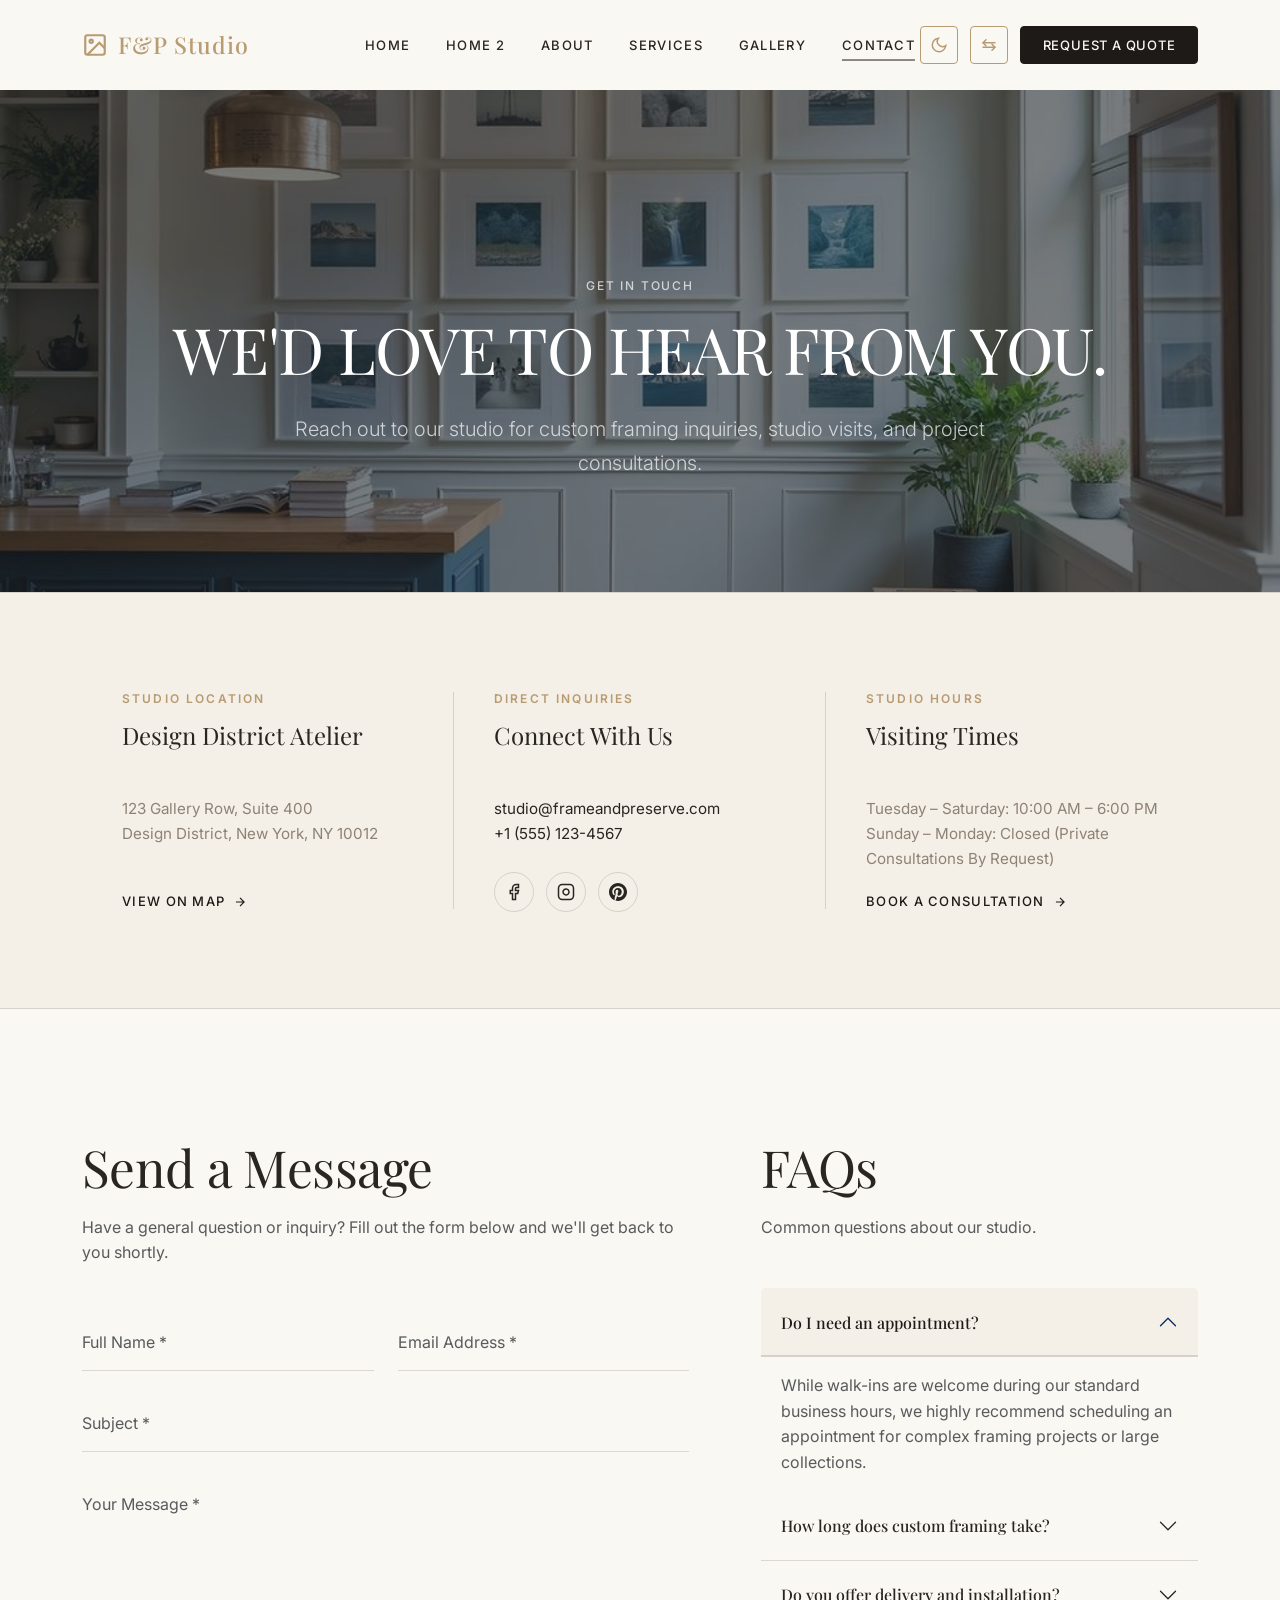
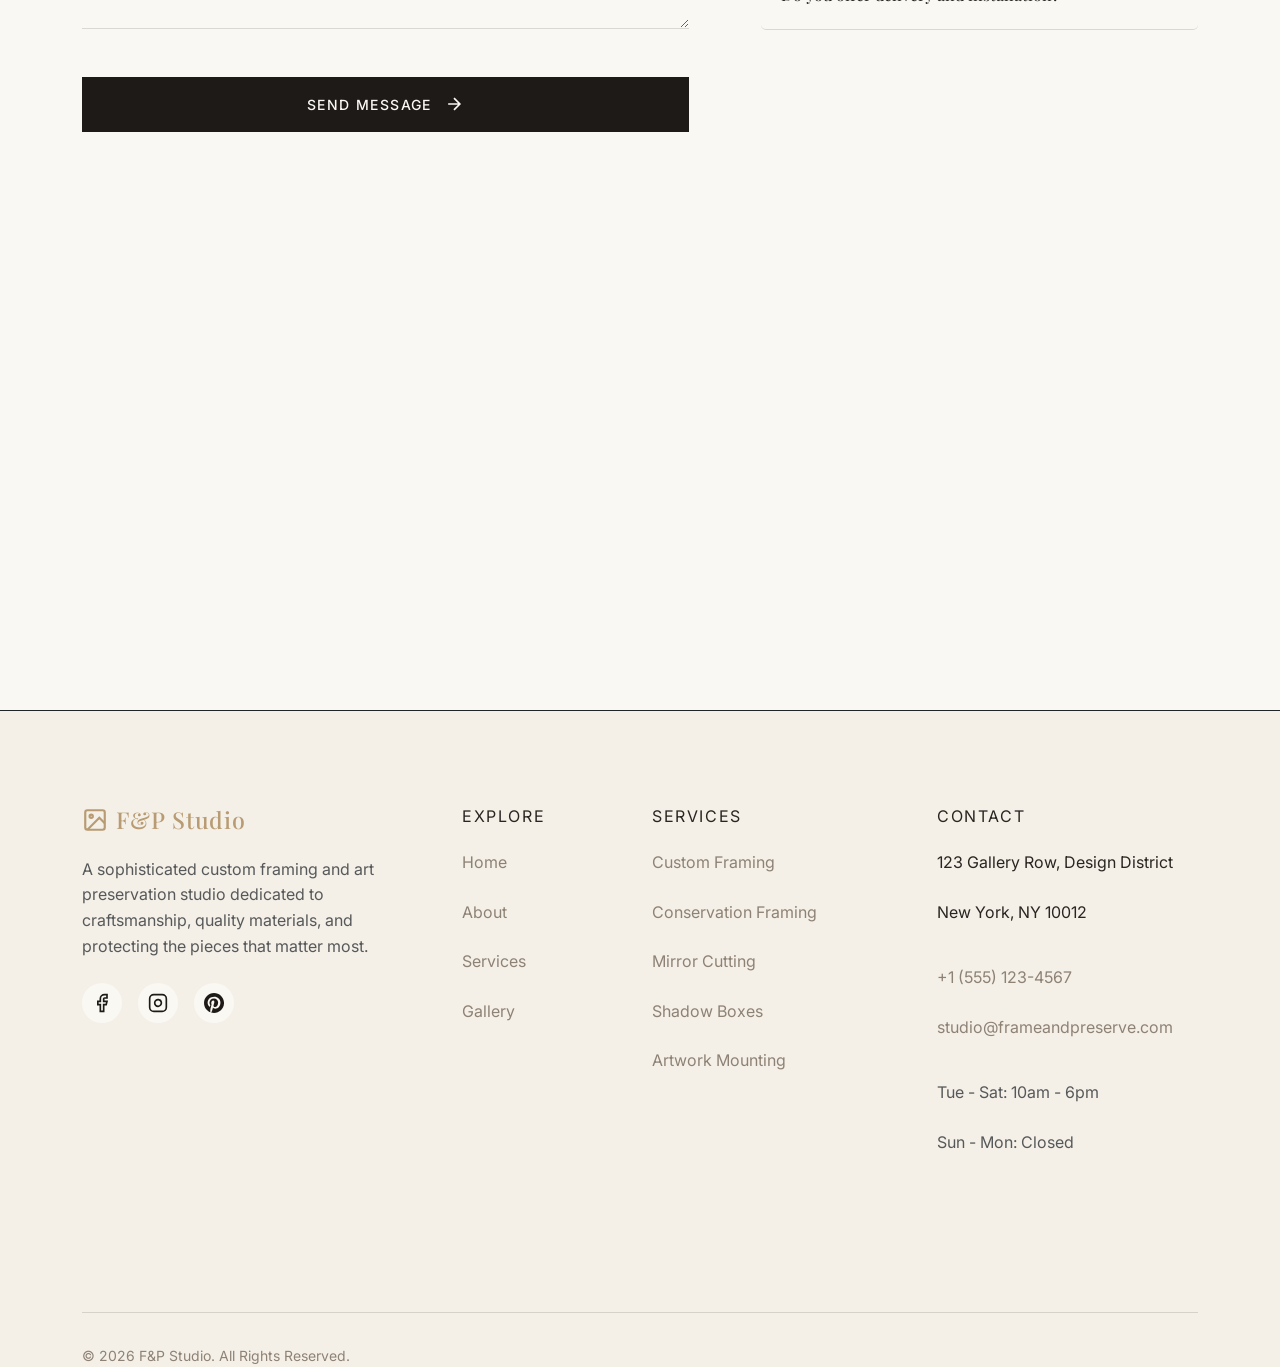
<file: contact.html>
<!DOCTYPE html>
<html lang="en" dir="ltr">

<head>
    <meta charset="UTF-8">
    <meta name="viewport" content="width=device-width, initial-scale=1.0">
    <title>Contact Us | Frame & Preserve</title>
    <meta name="description"
        content="Get in touch with Frame & Preserve for custom framing inquiries, studio visits, and project consultations.">
    <meta property="og:title" content="Contact Us | Frame & Preserve">
    <meta property="og:description" content="Get in touch for custom framing inquiries.">
    <meta property="og:type" content="website">

    <!-- Favicon -->
    <link rel="icon" type="image/svg+xml" href="assets/images/favicon.svg">
    <link rel="shortcut icon" type="image/svg+xml" href="assets/images/favicon.svg">

    <link rel="preconnect" href="https://fonts.googleapis.com">
    <link rel="preconnect" href="https://fonts.gstatic.com" crossorigin>
    <link
        href="https://fonts.googleapis.com/css2?family=Inter:wght@300;400;500&family=Playfair+Display:ital,wght@0,400;0,500;0,600;1,400&display=swap"
        rel="stylesheet">
    <link href="https://cdn.jsdelivr.net/npm/bootstrap@5.3.0/dist/css/bootstrap.min.css" rel="stylesheet">
    <link rel="stylesheet" href="assets/css/style.css">

    <link rel="icon" type="image/svg+xml"
        href="data:image/svg+xml,<svg xmlns='http://www.w3.org/2000/svg' viewBox='0 0 24 24' fill='none' stroke='%231D1A17' stroke-width='2'><rect x='3' y='3' width='18' height='18' rx='2' ry='2'/><circle cx='8.5' cy='8.5' r='1.5'/><polyline points='21 15 16 10 5 21'/></svg>">
    <link rel="stylesheet" href="assets/css/dark-mode.css" id="theme-css">
    <link rel="stylesheet" href="assets/css/rtl.css" id="rtl-css" disabled>

    <style>
        .form-control,
        .form-select {
            border: 0;
            border-bottom: 1px solid var(--border);
            border-radius: 0;
            padding: 1rem 0;
            background: transparent;
            color: var(--text);
        }

        .form-control:focus,
        .form-select:focus {
            box-shadow: none;
            border-bottom-color: var(--primary);
            background: transparent;
        }

        .accordion-button:not(.collapsed) {
            background-color: var(--surface-color);
            color: var(--primary);
            box-shadow: inset 0 -1px 0 var(--border);
        }

        .accordion-button {
            color: var(--text);
            background-color: transparent;
            border-bottom: 1px solid var(--border);
            padding: 1.5rem 1.25rem;
            font-weight: 500;
        }

        .accordion-item {
            background-color: transparent;
            border: none;
        }

        .social-link {
            display: inline-flex;
            align-items: center;
            justify-content: center;
            width: 40px;
            height: 40px;
            border: 1px solid var(--border);
            border-radius: 50%;
            color: var(--text);
            transition: all var(--transition-fast);
        }

        .social-link:hover {
            background-color: var(--primary);
            color: var(--bg-color);
            border-color: var(--primary);
            transform: translateY(-3px);
        }
    </style>
</head>

<body>

    <!-- ==========================================
         GLOBAL HEADER
         ========================================== -->
    <header class="site-header" id="header">
        <div class="container header-container">
            <a href="index.html" class="logo">
                <svg width="26" height="26" viewBox="0 0 24 24" fill="none" stroke="currentColor" stroke-width="2">
                    <rect x="3" y="3" width="18" height="18" rx="2" ry="2" />
                    <circle cx="8.5" cy="8.5" r="1.5" />
                    <polyline points="21 15 16 10 5 21" />
                </svg>
                F&P Studio
            </a>

            <nav class="main-nav">
                <ul class="nav-links">
                    <li><a href="index.html" class="nav-link">Home</a></li>
                    <li><a href="home-2.html" class="nav-link">Home 2</a></li>
                    <li><a href="about.html" class="nav-link">About</a></li>
                    <li><a href="services.html" class="nav-link">Services</a></li>
                    <li><a href="gallery.html" class="nav-link">Gallery</a></li>
                    <li><a href="contact.html" class="nav-link">Contact</a></li>
                </ul>
            </nav>

            <div class="header-actions">
                <button class="btn btn-outline-dark theme-toggle" aria-label="Toggle Theme" title="Toggle Theme">
                    <svg width="18" height="18" viewBox="0 0 24 24" fill="none" stroke="currentColor" stroke-width="2">
                        <path d="M21 12.79A9 9 0 1 1 11.21 3 7 7 0 0 0 21 12.79z"></path>
                    </svg>
                </button>
                <button class="btn btn-outline-dark rtl-toggle" aria-label="Toggle RTL" title="Toggle RTL">
                    <svg width="18" height="18" viewBox="0 0 24 24" fill="none" stroke="currentColor" stroke-width="2"
                        stroke-linecap="round" stroke-linejoin="round">
                        <polyline points="8 5 4 9 8 13" />
                        <line x1="4" y1="9" x2="20" y2="9" />
                        <polyline points="16 11 20 15 16 19" />
                        <line x1="20" y1="15" x2="4" y2="15" />
                    </svg>
                </button>
                <a href="quote.html" class="btn btn-primary btn-sm btn-quote-desktop">Request a Quote</a>
                <button class="menu-toggle" aria-label="Toggle Navigation">
                    <span class="menu-icon"></span>
                </button>
            </div>
        </div>
    </header>

    <main style="padding-top: var(--header-height);">
        <!-- SECTION 1 - HERO -->
        <section class="hero-standard text-center position-relative bg-dark">

            <div class="position-absolute inset-0 w-100 h-100" style="z-index: 0; top: 0; left: 0;">
                <img src="assets/images/contact-hero.jpg" alt="Contact Us"
                    class="w-100 h-100 object-fit-cover" style="object-fit: cover; opacity: 0.4;">
            </div>
            <div class="container position-relative py-5" style="z-index: 1;">
                <span class="eyebrow mb-3 d-block text-light opacity-75">Get in Touch</span>
                <h1 class="mb-4 text-white">WE'D LOVE TO HEAR FROM YOU.</h1>
                <p class="lead mx-auto mb-0 text-light opacity-75" style="max-width: 700px;">Reach out to our studio for custom framing inquiries, studio visits, and project consultations.</p>
            </div>

        </section>


        <!-- SECTION 2 - CONTACT DETAILS (STRAIGHT LINE ALIGNMENT) -->
        <section class="contact-linear-section">
            <div class="container">
                <div class="contact-linear-grid">
                    <!-- Column 1: Studio Location -->
                    <div class="contact-linear-item">
                        <span class="contact-linear-eyebrow">Studio Location</span>
                        <h3 class="contact-linear-title">Design District Atelier</h3>
                        <p class="contact-linear-desc">
                            123 Gallery Row, Suite 400<br>
                            Design District, New York, NY 10012
                        </p>
                        <a href="#studioMap" class="contact-linear-link">
                            View On Map
                            <svg width="14" height="14" viewBox="0 0 24 24" fill="none" stroke="currentColor" stroke-width="2">
                                <path d="M5 12h14M12 5l7 7-7 7" />
                            </svg>
                        </a>
                    </div>

                    <!-- Column 2: Direct Inquiries & Socials -->
                    <div class="contact-linear-item">
                        <span class="contact-linear-eyebrow">Direct Inquiries</span>
                        <h3 class="contact-linear-title">Connect With Us</h3>
                        <p class="contact-linear-desc">
                            <a href="mailto:studio@frameandpreserve.com">studio@frameandpreserve.com</a><br>
                            <a href="tel:+15551234567">+1 (555) 123-4567</a>
                        </p>
                        <div class="contact-linear-socials">
                            <a href="#" class="social-link" aria-label="Facebook">
                                <svg width="18" height="18" viewBox="0 0 24 24" fill="none" stroke="currentColor" stroke-width="2">
                                    <path d="M18 2h-3a5 5 0 0 0-5 5v3H7v4h3v8h4v-8h3l1-4h-4V7a1 1 0 0 1 1-1h3z"></path>
                                </svg>
                            </a>
                            <a href="#" class="social-link" aria-label="Instagram">
                                <svg width="18" height="18" viewBox="0 0 24 24" fill="none" stroke="currentColor" stroke-width="2">
                                    <rect x="2" y="2" width="20" height="20" rx="5" ry="5"></rect>
                                    <path d="M16 11.37A4 4 0 1 1 12.63 8 4 4 0 0 1 16 11.37z"></path>
                                    <line x1="17.5" y1="6.5" x2="17.51" y2="6.5"></line>
                                </svg>
                            </a>
                            <a href="#" class="social-link" aria-label="Pinterest">
                                <svg width="18" height="18" viewBox="0 0 24 24" fill="currentColor">
                                    <path d="M12.017 0C5.396 0 .029 5.367.029 11.987c0 5.079 3.158 9.417 7.618 11.162-.105-.949-.199-2.403.041-3.439.219-.937 1.406-5.957 1.406-5.957s-.359-.72-.359-1.781c0-1.663.967-2.911 2.168-2.911 1.024 0 1.518.769 1.518 1.688 0 1.029-.653 2.567-.992 3.992-.285 1.193.6 2.165 1.775 2.165 2.128 0 3.768-2.245 3.768-5.487 0-2.861-2.063-4.869-5.008-4.869-3.41 0-5.409 2.562-5.409 5.199 0 1.033.394 2.143.889 2.741.099.12.112.225.085.345-.09.375-.293 1.199-.334 1.363-.053.225-.172.271-.401.165-1.495-.69-2.433-2.878-2.433-4.646 0-3.776 2.748-7.252 7.951-7.252 4.168 0 7.41 2.967 7.41 6.923 0 4.135-2.607 7.462-6.233 7.462-1.214 0-2.354-.629-2.758-1.379l-.749 2.848c-.269 1.045-1.004 2.352-1.498 3.146 1.123.345 2.306.535 3.55.535 6.607 0 11.985-5.365 11.985-11.987C23.97 5.366 18.622 0 12.016 0z" />
                                </svg>
                            </a>
                        </div>
                    </div>

                    <!-- Column 3: Hours & Private Consultations -->
                    <div class="contact-linear-item">
                        <span class="contact-linear-eyebrow">Studio Hours</span>
                        <h3 class="contact-linear-title">Visiting Times</h3>
                        <p class="contact-linear-desc">
                            Tuesday – Saturday: 10:00 AM – 6:00 PM<br>
                            Sunday – Monday: Closed (Private Consultations By Request)
                        </p>
                        <a href="#contactForm" class="contact-linear-link">
                            Book A Consultation
                            <svg width="14" height="14" viewBox="0 0 24 24" fill="none" stroke="currentColor" stroke-width="2">
                                <path d="M5 12h14M12 5l7 7-7 7" />
                            </svg>
                        </a>
                    </div>
                </div>
            </div>
        </section>



        <!-- SECTION 3 - MAIN CONTENT (FORM & FAQ) -->
        <section class="section-padding">
            <div class="container">
                <div class="row g-5">

                    <!-- Left: Contact Form -->
                    <div class="col-lg-7 pe-lg-5">
                        <div class="mb-5">
                            <h2>Send a Message</h2>
                            <p class="text-muted">Have a general question or inquiry? Fill out the form below and we'll
                                get back to you shortly.</p>
                        </div>

                        <form id="contactForm" class="needs-validation" novalidate>
                            <div class="row g-4">
                                <div class="col-md-6">
                                    <input type="text" class="form-control" placeholder="Full Name *" required>
                                </div>
                                <div class="col-md-6">
                                    <input type="email" class="form-control" placeholder="Email Address *" required>
                                </div>
                                <div class="col-12">
                                    <input type="text" class="form-control" placeholder="Subject *" required>
                                </div>
                                <div class="col-12">
                                    <textarea class="form-control" rows="5" placeholder="Your Message *"
                                        required></textarea>
                                </div>
                                <div class="col-12 mt-5">
                                    <button type="submit" class="btn btn-primary w-100">Send Message
                                        <svg class="btn-arrow" width="20" height="20" viewBox="0 0 24 24" fill="none"
                                            stroke="currentColor" stroke-width="2">
                                            <path d="M5 12h14M12 5l7 7-7 7" />
                                        </svg>
                                    </button>
                                </div>
                            </div>
                        </form>
                    </div>

                    <!-- Right: FAQ -->
                    <div class="col-lg-5">
                        <div class="mb-5">
                            <h2>FAQs</h2>
                            <p class="text-muted">Common questions about our studio.</p>
                        </div>

                        <div class="accordion" id="faqAccordion">
                            <div class="accordion-item">
                                <h2 class="accordion-header">
                                    <button class="accordion-button" type="button" data-bs-toggle="collapse"
                                        data-bs-target="#faq1" aria-expanded="true" aria-controls="faq1">
                                        Do I need an appointment?
                                    </button>
                                </h2>
                                <div id="faq1" class="accordion-collapse collapse show" data-bs-parent="#faqAccordion">
                                    <div class="accordion-body text-muted">
                                        While walk-ins are welcome during our standard business hours, we highly
                                        recommend scheduling an appointment for complex framing projects or large
                                        collections.
                                    </div>
                                </div>
                            </div>

                            <div class="accordion-item">
                                <h2 class="accordion-header">
                                    <button class="accordion-button collapsed" type="button" data-bs-toggle="collapse"
                                        data-bs-target="#faq2" aria-expanded="false" aria-controls="faq2">
                                        How long does custom framing take?
                                    </button>
                                </h2>
                                <div id="faq2" class="accordion-collapse collapse" data-bs-parent="#faqAccordion">
                                    <div class="accordion-body text-muted">
                                        Our standard turnaround time is 2-3 weeks depending on the materials selected.
                                        Rush services are available upon request for an additional fee.
                                    </div>
                                </div>
                            </div>

                            <div class="accordion-item">
                                <h2 class="accordion-header">
                                    <button class="accordion-button collapsed" type="button" data-bs-toggle="collapse"
                                        data-bs-target="#faq3" aria-expanded="false" aria-controls="faq3">
                                        Do you offer delivery and installation?
                                    </button>
                                </h2>
                                <div id="faq3" class="accordion-collapse collapse" data-bs-parent="#faqAccordion">
                                    <div class="accordion-body text-muted">
                                        Yes, we offer local delivery and professional installation services. Please
                                        mention this during your consultation so we can provide an accurate quote.
                                    </div>
                                </div>
                            </div>
                        </div>
                    </div>

                </div>
            </div>
        </section>

        <!-- SECTION 4 - GOOGLE MAP -->
        <section class="map-section w-100" id="studioMap" style="height: 450px;">
            <iframe
                src="https://www.google.com/maps/embed?pb=!1m18!1m12!1m3!1d3023.5186001099684!2d-74.00411338428751!3d40.728613979329715!2m3!1f0!2f0!3f0!3m2!1i1024!2i768!4f13.1!3m3!1m2!1s0x89c2598f988156a9%3A0xd54629bdf9d61d68!2sWashington%20Square%20Park!5e0!3m2!1sen!2sus!4v1680123456789!5m2!1sen!2sus"
                width="100%" height="100%" style="border:0;" allowfullscreen="" loading="lazy"
                referrerpolicy="no-referrer-when-downgrade">
            </iframe>
        </section>

    </main>

    <!-- ==========================================
         GLOBAL FOOTER
         ========================================== -->
    <footer class="site-footer bg-surface section-padding pb-0 border-top border-dark">
        <div class="container">
            <div class="row g-4 pb-5 footer-row">
                <!-- Column 1 -->
                <div class="col-lg-4 pe-lg-4 footer-col">
                    <a href="index.html" class="logo footer-logo d-flex align-items-center" style="gap:8px;">
                        <svg width="28" height="28" viewBox="0 0 24 24" fill="none" stroke="currentColor"
                            stroke-width="2">
                            <rect x="3" y="3" width="18" height="18" rx="2" ry="2" />
                            <circle cx="8.5" cy="8.5" r="1.5" />
                            <polyline points="21 15 16 10 5 21" />
                        </svg>
                        F&P Studio</a>
                    <p class="text-muted">A sophisticated custom framing and art preservation studio dedicated to
                        craftsmanship, quality materials, and protecting the pieces that matter most.</p>
                    <div class="d-flex gap-3 mt-4 footer-socials">
                        <a href="#" aria-label="Facebook"><svg width="20" height="20" viewBox="0 0 24 24" fill="none"
                                stroke="currentColor" stroke-width="2">
                                <path d="M18 2h-3a5 5 0 0 0-5 5v3H7v4h3v8h4v-8h3l1-4h-4V7a1 1 0 0 1 1-1h3z"></path>
                            </svg></a>
                        <a href="#" aria-label="Instagram"><svg width="20" height="20" viewBox="0 0 24 24" fill="none"
                                stroke="currentColor" stroke-width="2">
                                <rect x="2" y="2" width="20" height="20" rx="5" ry="5"></rect>
                                <path d="M16 11.37A4 4 0 1 1 12.63 8 4 4 0 0 1 16 11.37z"></path>
                                <line x1="17.5" y1="6.5" x2="17.51" y2="6.5"></line>
                            </svg></a>
                        <a href="#" aria-label="Pinterest"><svg width="20" height="20" viewBox="0 0 24 24"
                                fill="currentColor">
                                <path
                                    d="M12.017 0C5.396 0 .029 5.367.029 11.987c0 5.079 3.158 9.417 7.618 11.162-.105-.949-.199-2.403.041-3.439.219-.937 1.406-5.957 1.406-5.957s-.359-.72-.359-1.781c0-1.663.967-2.911 2.168-2.911 1.024 0 1.518.769 1.518 1.688 0 1.029-.653 2.567-.992 3.992-.285 1.193.6 2.165 1.775 2.165 2.128 0 3.768-2.245 3.768-5.487 0-2.861-2.063-4.869-5.008-4.869-3.41 0-5.409 2.562-5.409 5.199 0 1.033.394 2.143.889 2.741.099.12.112.225.085.345-.09.375-.293 1.199-.334 1.363-.053.225-.172.271-.401.165-1.495-.69-2.433-2.878-2.433-4.646 0-3.776 2.748-7.252 7.951-7.252 4.168 0 7.41 2.967 7.41 6.923 0 4.135-2.607 7.462-6.233 7.462-1.214 0-2.354-.629-2.758-1.379l-.749 2.848c-.269 1.045-1.004 2.352-1.498 3.146 1.123.345 2.306.535 3.55.535 6.607 0 11.985-5.365 11.985-11.987C23.97 5.366 18.622 0 12.016 0z" />
                            </svg></a>
                    </div>
                </div>

                <!-- Column 2 -->
                <div class="col-lg-2 footer-col">
                    <h4 class="footer-heading">Explore</h4>
                    <ul class="footer-list">
                        <li><a href="index.html">Home</a></li>
                        <li><a href="about.html">About</a></li>
                        <li><a href="services.html">Services</a></li>
                        <li><a href="gallery.html">Gallery</a></li>
                    </ul>
                </div>

                <!-- Column 3 -->
                <div class="col-lg-3 footer-col">
                    <h4 class="footer-heading">Services</h4>
                    <ul class="footer-list">
                        <li><a href="services.html">Custom Framing</a></li>
                        <li><a href="services.html">Conservation Framing</a></li>
                        <li><a href="services.html">Mirror Cutting</a></li>
                        <li><a href="services.html">Shadow Boxes</a></li>
                        <li><a href="services.html">Artwork Mounting</a></li>
                    </ul>
                </div>

                <!-- Column 4 -->
                <div class="col-lg-3 footer-col">
                    <h4 class="footer-heading">Contact</h4>
                    <ul class="footer-list">
                        <li>123 Gallery Row, Design District</li>
                        <li>New York, NY 10012</li>
                        <li class="mt-3"><a href="tel:#">+1 (555) 123-4567</a></li>
                        <li><a href="mailto:#">studio@frameandpreserve.com</a></li>
                        <li class="mt-3 text-muted">Tue - Sat: 10am - 6pm</li>
                        <li class="text-muted">Sun - Mon: Closed</li>
                    </ul>
                </div>
            </div>

            <div class="footer-bottom">
                <div>&copy; 2026 F&P Studio. All Rights Reserved.</div>
            </div>
        </div>
    </footer>

    <script src="https://cdn.jsdelivr.net/npm/bootstrap@5.3.0/dist/js/bootstrap.bundle.min.js"></script>
    <script src="assets/js/main.js"></script>

    <button class="scroll-top" id="scrollTopBtn" aria-label="Scroll to top">
        <svg width="24" height="24" viewBox="0 0 24 24" fill="none" stroke="currentColor" stroke-width="2">
            <path d="M18 15l-6-6-6 6" />
        </svg>
    </button>
</body>

</html>
</file>
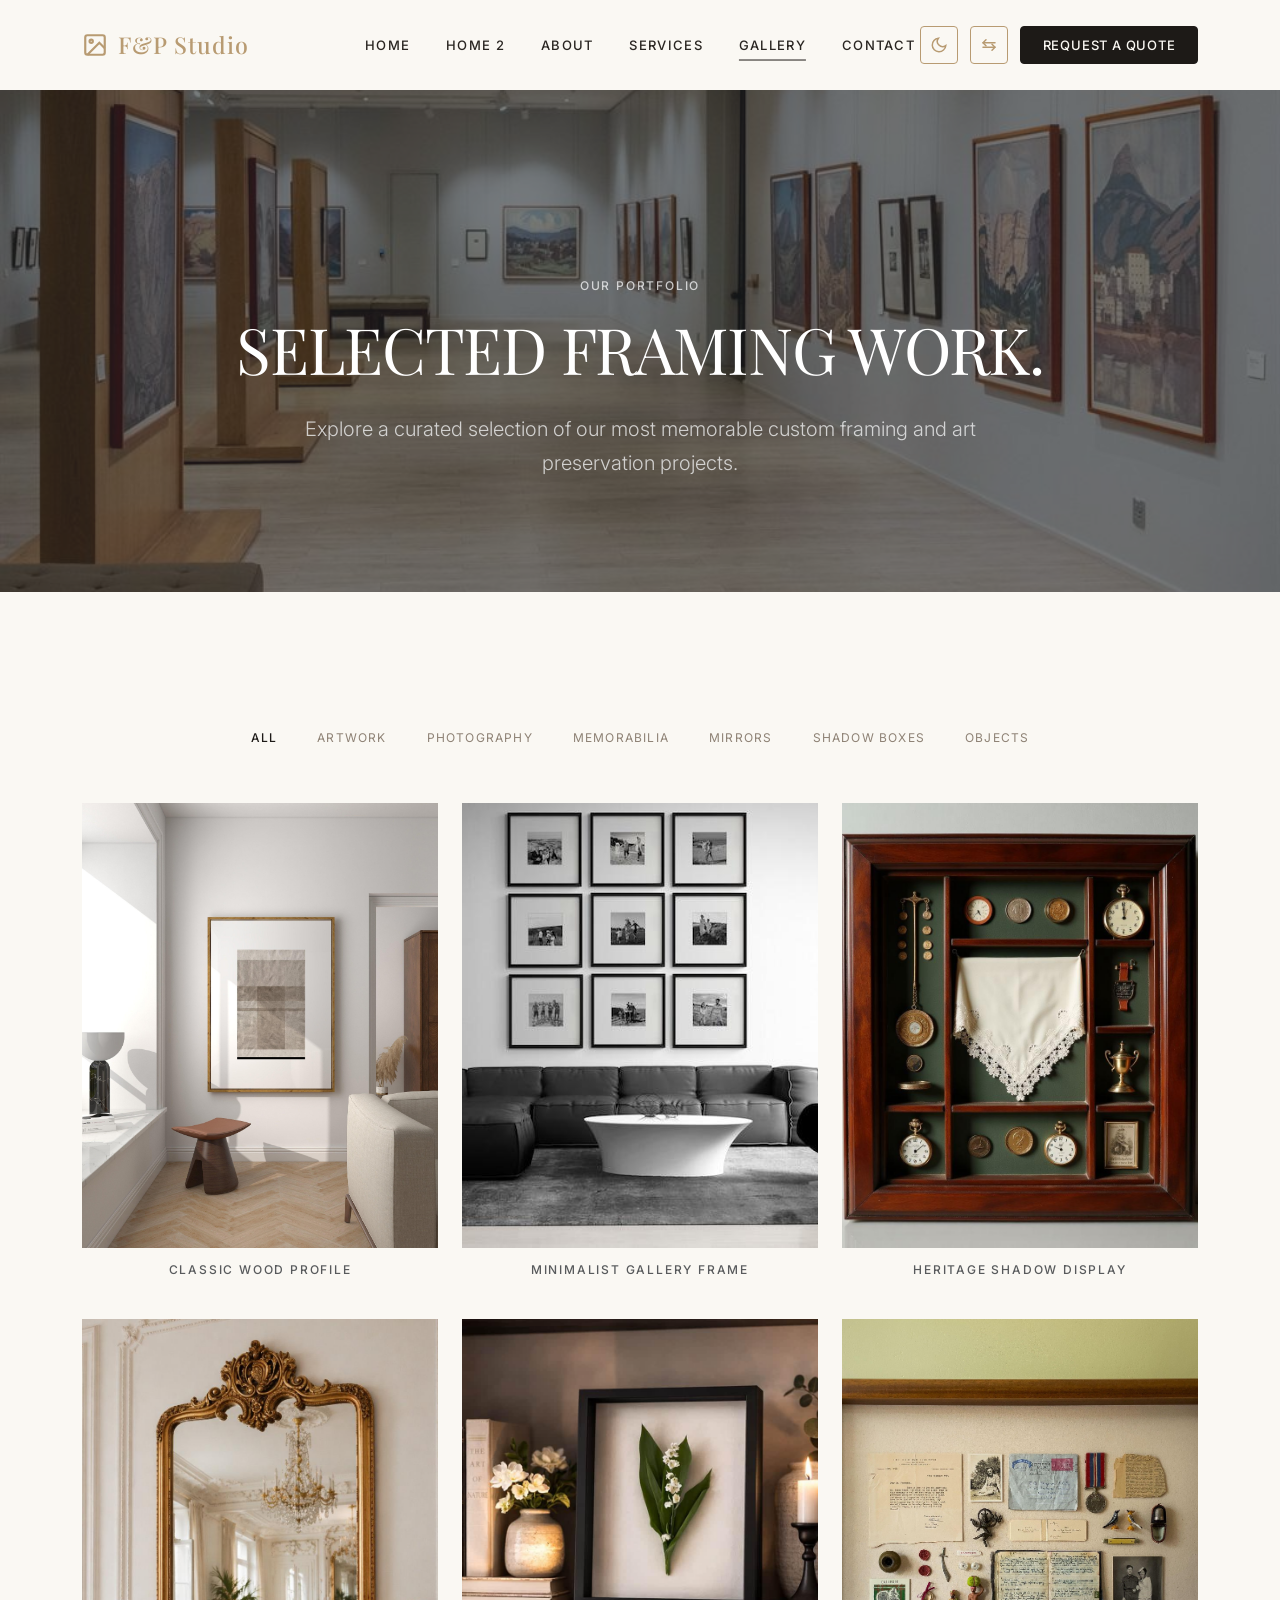
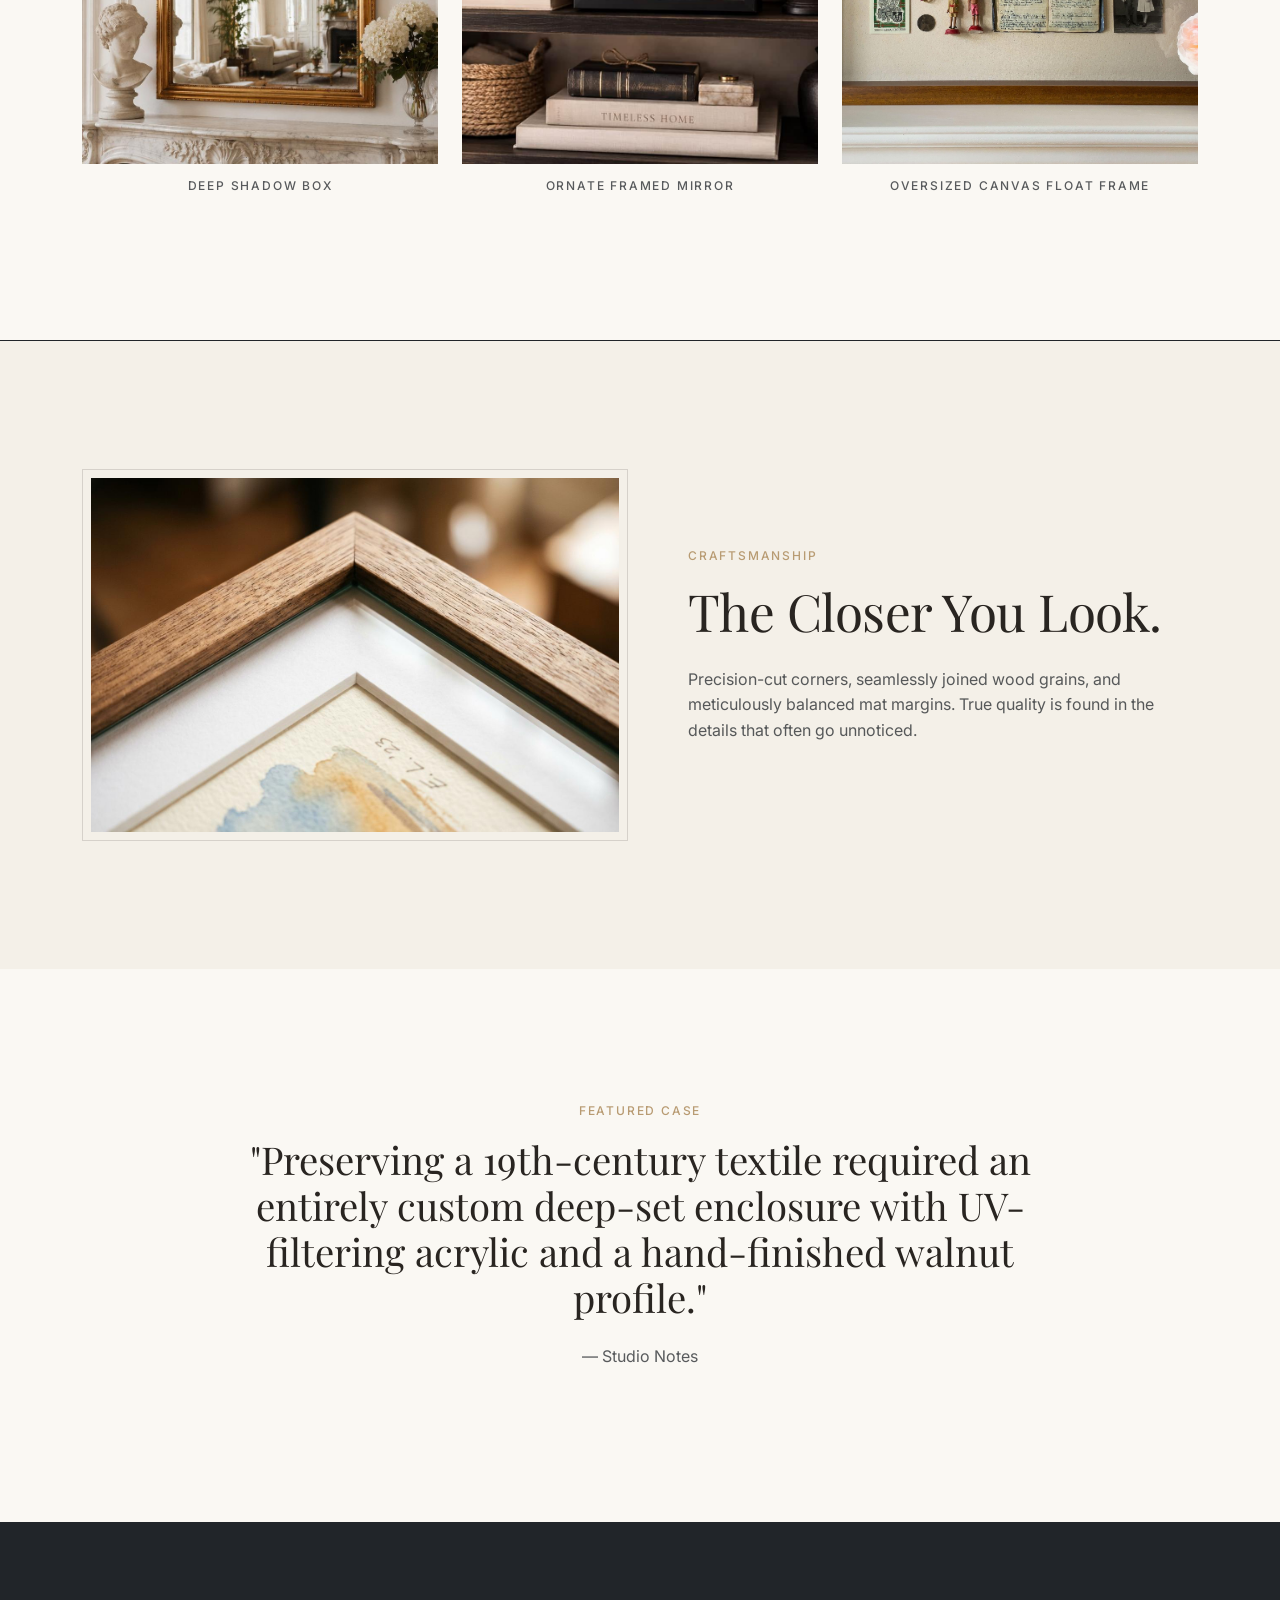
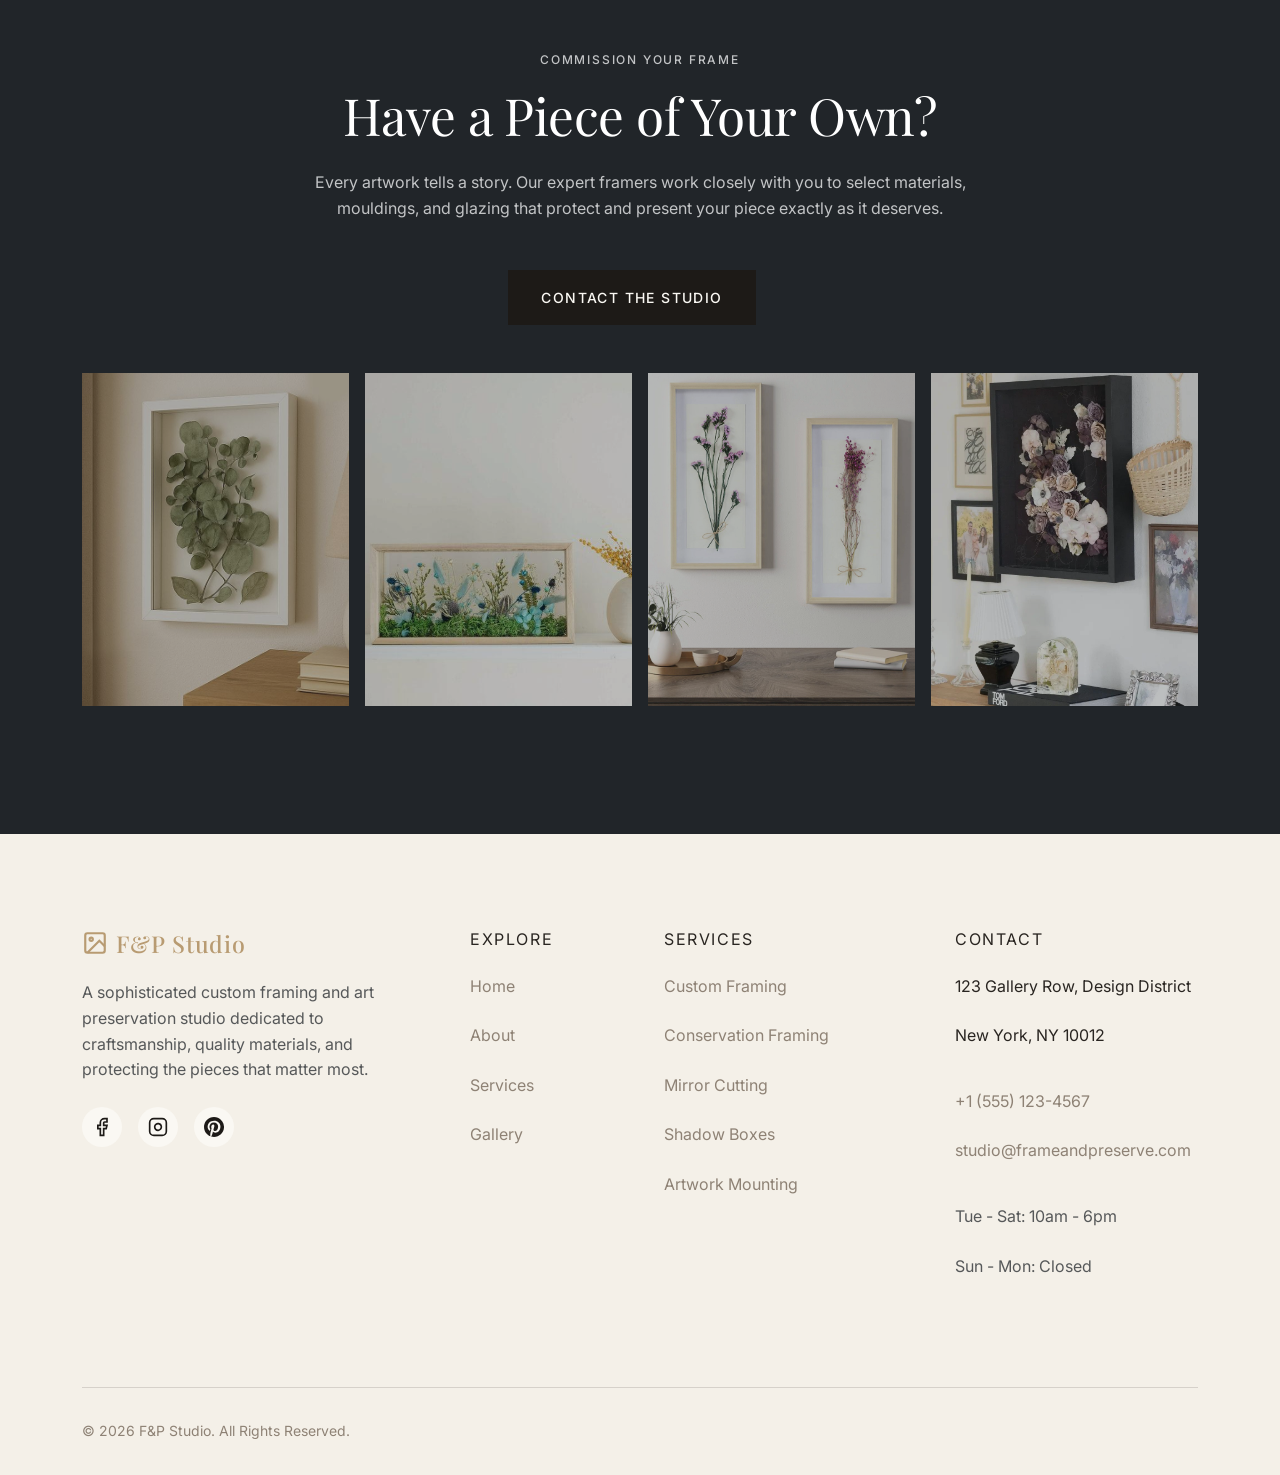
<file: gallery.html>
<!DOCTYPE html>
<html lang="en" dir="ltr">

<head>
    <meta charset="UTF-8">
    <meta name="viewport" content="width=device-width, initial-scale=1.0">
    <title>Gallery | Frame & Preserve</title>
    <link
        href="https://fonts.googleapis.com/css2?family=Inter:wght@300;400;500&family=Playfair+Display:ital,wght@0,400;0,500;0,600;1,400&display=swap"
        rel="stylesheet">
    <link href="https://cdn.jsdelivr.net/npm/bootstrap@5.3.0/dist/css/bootstrap.min.css" rel="stylesheet">
    <link rel="stylesheet" href="assets/css/style.css">
    <!-- Favicon -->
    <link rel="icon" type="image/svg+xml" href="assets/images/favicon.svg">
    <link rel="shortcut icon" type="image/svg+xml" href="assets/images/favicon.svg">
    <style>
        .filter-btn {
            background: none;
            border: none;
            text-transform: uppercase;
            font-size: 0.75rem;
            letter-spacing: 0.1em;
            color: var(--muted);
            padding: 0.5rem 1rem;
            transition: color var(--transition-fast);
        }

        .filter-btn.active,
        .filter-btn:hover {
            color: var(--primary);
            font-weight: 500;
        }

        .gallery-img-item {
            transition: all 0.3s ease;
        }

        .gallery-img-item img {
            width: 100%;
            aspect-ratio: 4 / 5;
            object-fit: cover;
        }
    </style>
    <link rel="icon" type="image/svg+xml"
        href="data:image/svg+xml,<svg xmlns='http://www.w3.org/2000/svg' viewBox='0 0 24 24' fill='none' stroke='%231D1A17' stroke-width='2'><rect x='3' y='3' width='18' height='18' rx='2' ry='2'/><circle cx='8.5' cy='8.5' r='1.5'/><polyline points='21 15 16 10 5 21'/></svg>">
    <link rel="stylesheet" href="assets/css/dark-mode.css" id="theme-css">
    <link rel="stylesheet" href="assets/css/rtl.css" id="rtl-css" disabled>
</head>

<body>

    <!-- HEADER -->
    <header class="site-header" id="header">
        <div class="container header-container">
            <a href="index.html" class="logo">
                <svg width="26" height="26" viewBox="0 0 24 24" fill="none" stroke="currentColor" stroke-width="2">
                    <rect x="3" y="3" width="18" height="18" rx="2" ry="2" />
                    <circle cx="8.5" cy="8.5" r="1.5" />
                    <polyline points="21 15 16 10 5 21" />
                </svg>
                F&P Studio
            </a>

            <nav class="main-nav">
                <ul class="nav-links">
                    <li><a href="index.html" class="nav-link">Home</a></li>
                    <li><a href="home-2.html" class="nav-link">Home 2</a></li>
                    <li><a href="about.html" class="nav-link">About</a></li>
                    <li><a href="services.html" class="nav-link">Services</a></li>
                    <li><a href="gallery.html" class="nav-link">Gallery</a></li>
                    <li><a href="contact.html" class="nav-link">Contact</a></li>
                </ul>
            </nav>

            <div class="header-actions">
                <button class="btn btn-outline-dark theme-toggle" aria-label="Toggle Theme" title="Toggle Theme">
                    <svg width="18" height="18" viewBox="0 0 24 24" fill="none" stroke="currentColor" stroke-width="2">
                        <path d="M21 12.79A9 9 0 1 1 11.21 3 7 7 0 0 0 21 12.79z"></path>
                    </svg>
                </button>
                <button class="btn btn-outline-dark rtl-toggle" aria-label="Toggle RTL" title="Toggle RTL">
                    <svg width="18" height="18" viewBox="0 0 24 24" fill="none" stroke="currentColor" stroke-width="2"
                        stroke-linecap="round" stroke-linejoin="round">
                        <polyline points="8 5 4 9 8 13" />
                        <line x1="4" y1="9" x2="20" y2="9" />
                        <polyline points="16 11 20 15 16 19" />
                        <line x1="20" y1="15" x2="4" y2="15" />
                    </svg>
                </button>
                <a href="quote.html" class="btn btn-primary btn-sm btn-quote-desktop">Request a Quote</a>
                <button class="menu-toggle" aria-label="Toggle Navigation">
                    <span class="menu-icon"></span>
                </button>
            </div>
        </div>
    </header>

    <main style="padding-top: var(--header-height);">
        <!-- SECTION 1 - HERO -->
        <section class="hero-standard text-center position-relative bg-dark">
            <div class="position-absolute inset-0 w-100 h-100" style="z-index: 0; top: 0; left: 0;">
                <img src="assets/images/gallery-hero.jpg" alt="Framing gallery" class="w-100 h-100 object-fit-cover"
                    style="object-fit: cover; opacity: 0.4;">
            </div>
            <div class="container position-relative py-5" style="z-index: 1;">
                <span class="eyebrow mb-3 d-block text-light opacity-75">Our Portfolio</span>
                <h1 class="mb-4 text-white">SELECTED FRAMING WORK.</h1>
                <p class="lead mx-auto mb-0 text-light opacity-75" style="max-width: 700px;">Explore a curated selection
                    of our most memorable custom framing and art preservation projects.</p>
            </div>
        </section>

        <!-- SECTION 2 - FILTERABLE GALLERY -->
        <section class="section-padding border-bottom border-dark">
            <div class="container">
                <div class="text-center mb-5">
                    <div class="d-flex flex-wrap justify-content-center gap-2" id="gallery-filters">
                        <button class="filter-btn active" data-filter="all">All</button>
                        <button class="filter-btn" data-filter="artwork">Artwork</button>
                        <button class="filter-btn" data-filter="photography">Photography</button>
                        <button class="filter-btn" data-filter="memorabilia">Memorabilia</button>
                        <button class="filter-btn" data-filter="mirrors">Mirrors</button>
                        <button class="filter-btn" data-filter="shadow-boxes">Shadow Boxes</button>
                        <button class="filter-btn" data-filter="objects">Objects</button>
                    </div>
                </div>

                <div class="row g-4" id="gallery-grid">
                    <!-- Artwork -->
                    <div class="col-12 col-md-6 col-lg-4 gallery-img-item text-center" data-category="artwork">
                        <img src="assets/images/gallery1.jpg" alt="Artwork Frame" class="img-fluid mb-2" loading="lazy">
                        <span class="eyebrow text-muted">Classic Wood Profile</span>
                    </div>
                    <!-- Photography -->
                    <div class="col-12 col-md-6 col-lg-4 gallery-img-item text-center" data-category="photography">
                        <img src="assets/images/gallery3.jpg" alt="Photography Frame" class="img-fluid mb-2"
                            loading="lazy">
                        <span class="eyebrow text-muted">Minimalist Gallery Frame</span>
                    </div>
                    <!-- Memorabilia -->
                    <div class="col-12 col-md-6 col-lg-4 gallery-img-item text-center" data-category="memorabilia">
                        <img src="assets/images/gallery4.jpg" alt="memorabilia Frame" class="img-fluid mb-2"
                            loading="lazy">
                        <span class="eyebrow text-muted">Heritage Shadow Display</span>
                    </div>
                    <!-- Shadow Boxes -->
                    <div class="col-12 col-md-6 col-lg-4 gallery-img-item text-center" data-category="shadow-boxes">
                        <img src="assets/images/gallery5.jpg" alt="Shadow Box" class="img-fluid mb-2" loading="lazy">
                        <span class="eyebrow text-muted">Deep Shadow Box</span>
                    </div>
                    <!-- Mirrors -->
                    <div class="col-12 col-md-6 col-lg-4 gallery-img-item text-center" data-category="mirrors">
                        <img src="assets/images/gallery6.jpg" alt="Framed Mirror" class="img-fluid mb-2" loading="lazy">
                        <span class="eyebrow text-muted">Ornate Framed Mirror</span>
                    </div>
                    <!-- Objects -->
                    <div class="col-12 col-md-6 col-lg-4 gallery-img-item text-center" data-category="objects">
                        <img src="assets/images/gallery7.jpg" alt="object frame" class="img-fluid mb-2" loading="lazy">
                        <span class="eyebrow text-muted">Oversized Canvas Float Frame</span>
                    </div>
                </div>
            </div>
        </section>

        <!-- SECTION 3 - FEATURED FRAME DETAIL -->
        <section class="section-padding bg-surface">
            <div class="container">
                <div class="row align-items-center">
                    <div class="col-lg-6 mb-5 mb-lg-0">
                        <img src="assets/images/craftmanship.jpg" alt="Frame Corner Detail"
                            class="img-fluid frame-border p-2" loading="lazy">
                    </div>
                    <div class="col-lg-6 ps-lg-5">
                        <span class="eyebrow">Craftsmanship</span>
                        <h2 class="mb-4">The Closer You Look.</h2>
                        <p class="text-muted">Precision-cut corners, seamlessly joined wood grains, and meticulously
                            balanced mat margins. True quality is found in the details that often go unnoticed.</p>
                    </div>
                </div>
            </div>
        </section>

        <!-- SECTION 4 - GALLERY STORY -->
        <section class="section-padding">
            <div class="container text-center">
                <span class="eyebrow mb-3">Featured Case</span>
                <h3 class="mb-4" style="max-width: 800px; margin: 0 auto;">"Preserving a 19th-century textile required
                    an entirely custom deep-set enclosure with UV-filtering acrylic and a hand-finished walnut profile."
                </h3>
                <p class="text-muted">— Studio Notes</p>
            </div>
        </section>

        <!-- SECTION 5 - CTA -->
        <section class="section-padding bg-dark text-white text-center">
            <div class="container">
                <div class="row justify-content-center mb-5">
                    <div class="col-lg-8">
                        <span class="eyebrow text-light opacity-75 mb-3 d-block">Commission Your Frame</span>
                        <h2 class="text-white mb-4">Have a Piece of Your Own?</h2>
                        <p class="text-light opacity-75 mb-5">Every artwork tells a story. Our expert framers work
                            closely with you to select materials, mouldings, and glazing that protect and present your
                            piece exactly as it deserves.</p>
                        <a href="contact.html" class="btn btn-primary me-3">Contact the Studio</a>
                    </div>
                </div>
                <!-- Preview gallery strip -->
                <div class="row g-3">
                    <div class="col-12 col-md-6 col-lg-3">
                        <img src="assets/images/frame1.jpg" alt="Frame sample" class="img-fluid w-100"
                            style="aspect-ratio: 4/5; object-fit: cover; width: 100%; height: auto; opacity: 0.7;">
                    </div>
                    <div class="col-12 col-md-6 col-lg-3">
                        <img src="assets/images/frame2.jpg" alt="Frame sample" class="img-fluid w-100"
                            style="aspect-ratio: 4/5; object-fit: cover; width: 100%; height: auto; opacity: 0.7;">
                    </div>
                    <div class="col-12 col-md-6 col-lg-3">
                        <img src="assets/images/frame3.jpg" alt="Frame sample" class="img-fluid w-100"
                            style="aspect-ratio: 4/5; object-fit: cover; width: 100%; height: auto; opacity: 0.7;">
                    </div>
                    <div class="col-12 col-md-6 col-lg-3">
                        <img src="assets/images/frame4.jpg" alt="Frame sample" class="img-fluid w-100"
                            style="aspect-ratio: 4/5; object-fit: cover; width: 100%; height: auto; opacity: 0.7;">
                    </div>
                </div>
            </div>
        </section>
    </main>

    <!-- ==========================================
         GLOBAL FOOTER
         ========================================== -->
    <footer class="site-footer">
        <div class="container">
            <div class="row g-5 footer-row">
                <!-- Column 1 -->
                <div class="col-lg-4 col-md-6 col-12 pe-lg-4 footer-col">
                    <a href="index.html" class="logo footer-logo d-flex align-items-center" style="gap:8px;">
                        <svg width="28" height="28" viewBox="0 0 24 24" fill="none" stroke="currentColor"
                            stroke-width="2">
                            <rect x="3" y="3" width="18" height="18" rx="2" ry="2" />
                            <circle cx="8.5" cy="8.5" r="1.5" />
                            <polyline points="21 15 16 10 5 21" />
                        </svg>
                        F&P Studio</a>
                    <p class="text-muted">A sophisticated custom framing and art preservation studio dedicated to
                        craftsmanship, quality materials, and protecting the pieces that matter most.</p>
                    <div class="d-flex gap-3 mt-4 footer-socials">
                        <a href="#" aria-label="Facebook"><svg width="20" height="20" viewBox="0 0 24 24" fill="none"
                                stroke="currentColor" stroke-width="2">
                                <path d="M18 2h-3a5 5 0 0 0-5 5v3H7v4h3v8h4v-8h3l1-4h-4V7a1 1 0 0 1 1-1h3z"></path>
                            </svg></a>
                        <a href="#" aria-label="Instagram"><svg width="20" height="20" viewBox="0 0 24 24" fill="none"
                                stroke="currentColor" stroke-width="2">
                                <rect x="2" y="2" width="20" height="20" rx="5" ry="5"></rect>
                                <path d="M16 11.37A4 4 0 1 1 12.63 8 4 4 0 0 1 16 11.37z"></path>
                                <line x1="17.5" y1="6.5" x2="17.51" y2="6.5"></line>
                            </svg></a>
                        <a href="#" aria-label="Pinterest"><svg width="20" height="20" viewBox="0 0 24 24"
                                fill="currentColor">
                                <path
                                    d="M12.017 0C5.396 0 .029 5.367.029 11.987c0 5.079 3.158 9.417 7.618 11.162-.105-.949-.199-2.403.041-3.439.219-.937 1.406-5.957 1.406-5.957s-.359-.72-.359-1.781c0-1.663.967-2.911 2.168-2.911 1.024 0 1.518.769 1.518 1.688 0 1.029-.653 2.567-.992 3.992-.285 1.193.6 2.165 1.775 2.165 2.128 0 3.768-2.245 3.768-5.487 0-2.861-2.063-4.869-5.008-4.869-3.41 0-5.409 2.562-5.409 5.199 0 1.033.394 2.143.889 2.741.099.12.112.225.085.345-.09.375-.293 1.199-.334 1.363-.053.225-.172.271-.401.165-1.495-.69-2.433-2.878-2.433-4.646 0-3.776 2.748-7.252 7.951-7.252 4.168 0 7.41 2.967 7.41 6.923 0 4.135-2.607 7.462-6.233 7.462-1.214 0-2.354-.629-2.758-1.379l-.749 2.848c-.269 1.045-1.004 2.352-1.498 3.146 1.123.345 2.306.535 3.55.535 6.607 0 11.985-5.365 11.985-11.987C23.97 5.366 18.622 0 12.016 0z" />
                            </svg></a>
                    </div>
                </div>
                <!-- Column 2 -->
                <div class="col-lg-2 col-md-6 col-12 footer-col">
                    <h4 class="footer-heading">Explore</h4>
                    <ul class="footer-list">
                        <li><a href="index.html">Home</a></li>
                        <li><a href="about.html">About</a></li>
                        <li><a href="services.html">Services</a></li>
                        <li><a href="gallery.html">Gallery</a></li>
                    </ul>
                </div>
                <!-- Column 3 -->
                <div class="col-lg-3 col-md-6 col-12 footer-col">
                    <h4 class="footer-heading">Services</h4>
                    <ul class="footer-list">
                        <li><a href="services.html">Custom Framing</a></li>
                        <li><a href="services.html">Conservation Framing</a></li>
                        <li><a href="services.html">Mirror Cutting</a></li>
                        <li><a href="services.html">Shadow Boxes</a></li>
                        <li><a href="services.html">Artwork Mounting</a></li>
                    </ul>
                </div>
                <!-- Column 4 -->
                <div class="col-lg-3 col-md-6 col-12 footer-col">
                    <h4 class="footer-heading">Contact</h4>
                    <ul class="footer-list">
                        <li>123 Gallery Row, Design District</li>
                        <li>New York, NY 10012</li>
                        <li class="mt-3"><a href="tel:#">+1 (555) 123-4567</a></li>
                        <li><a href="mailto:#">studio@frameandpreserve.com</a></li>
                        <li class="mt-3 text-muted">Tue - Sat: 10am - 6pm</li>
                        <li class="text-muted">Sun - Mon: Closed</li>
                    </ul>
                </div>
            </div>
            <div class="footer-bottom">
                <div>&copy; 2026 F&P Studio. All Rights Reserved.</div>
            </div>
        </div>
    </footer>
    <script src="https://cdn.jsdelivr.net/npm/bootstrap@5.3.0/dist/js/bootstrap.bundle.min.js"></script>
    <script src="assets/js/main.js"></script>

    <!-- Scroll Top Button -->
    <button class="scroll-top" id="scrollTopBtn" aria-label="Scroll to top">
        <svg width="24" height="24" viewBox="0 0 24 24" fill="none" stroke="currentColor" stroke-width="2">
            <path d="M18 15l-6-6-6 6" />
        </svg>
    </button>
</body>

</html>
</file>
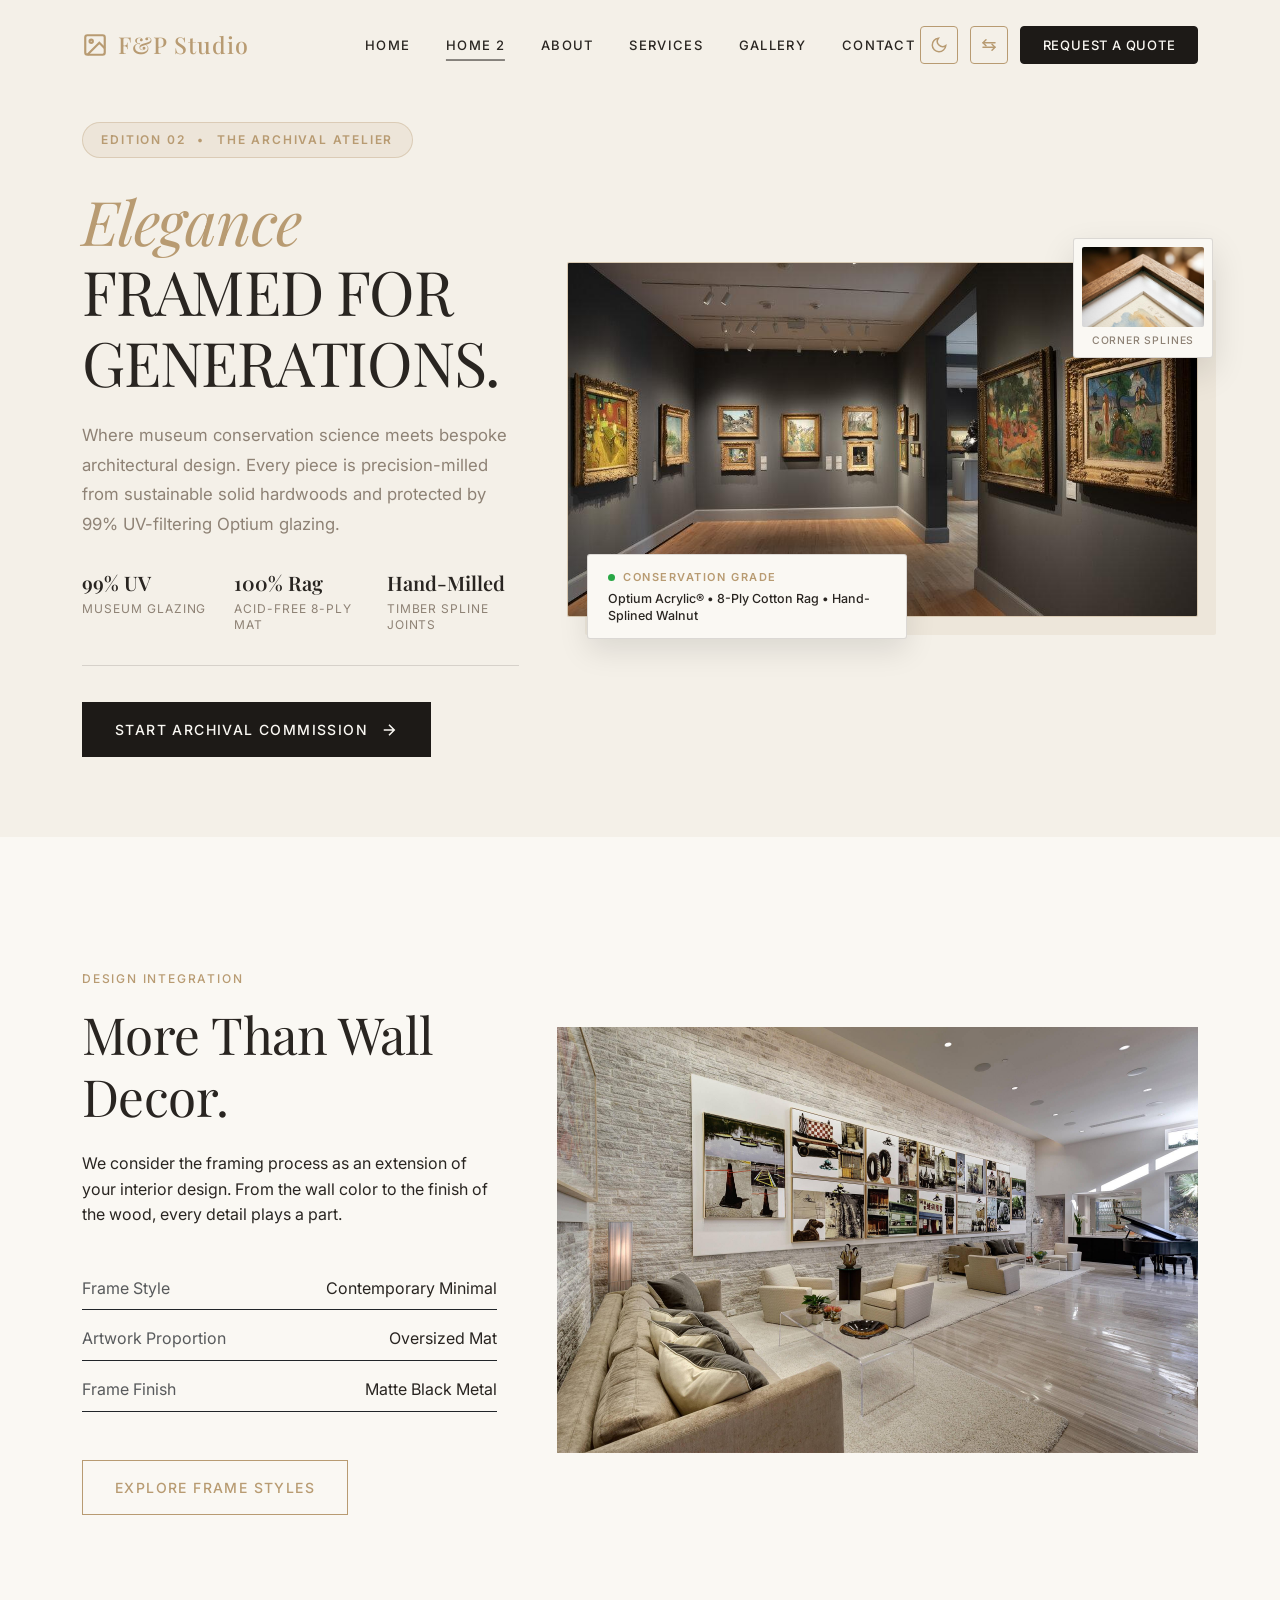
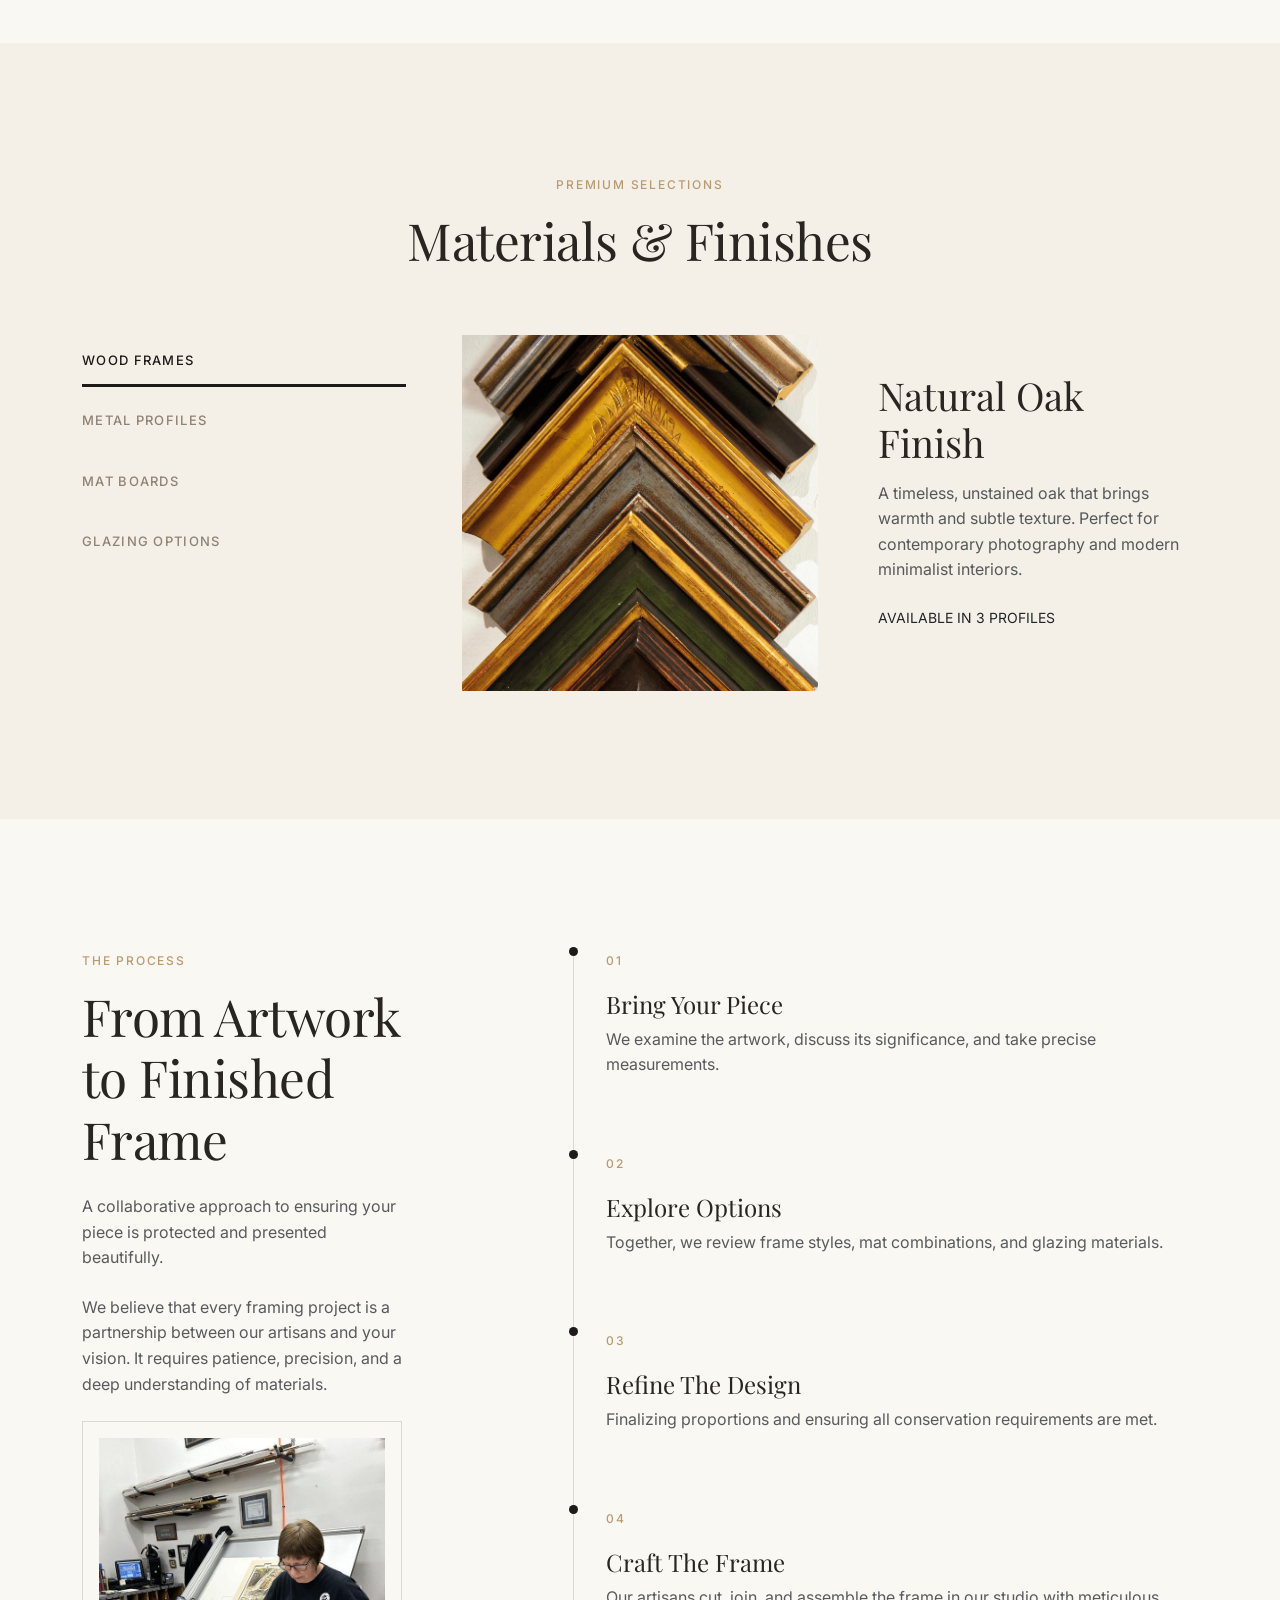
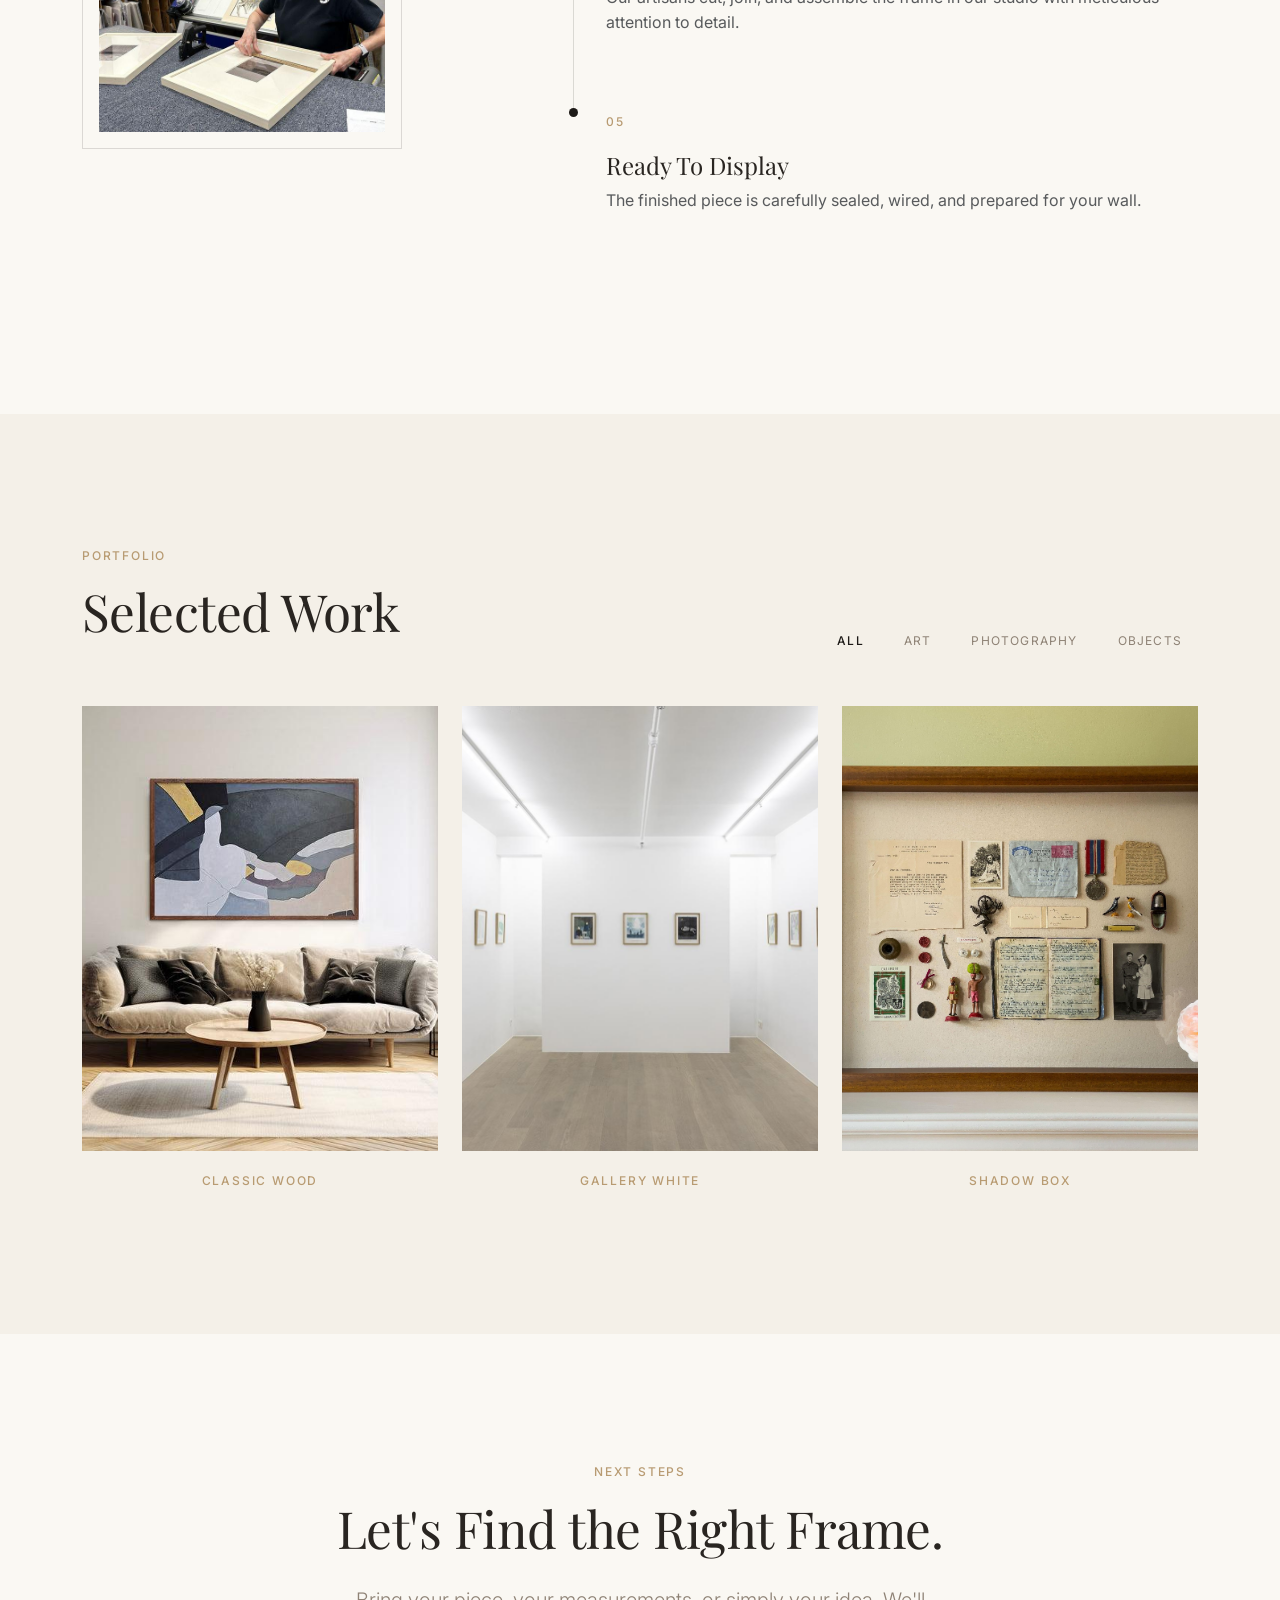
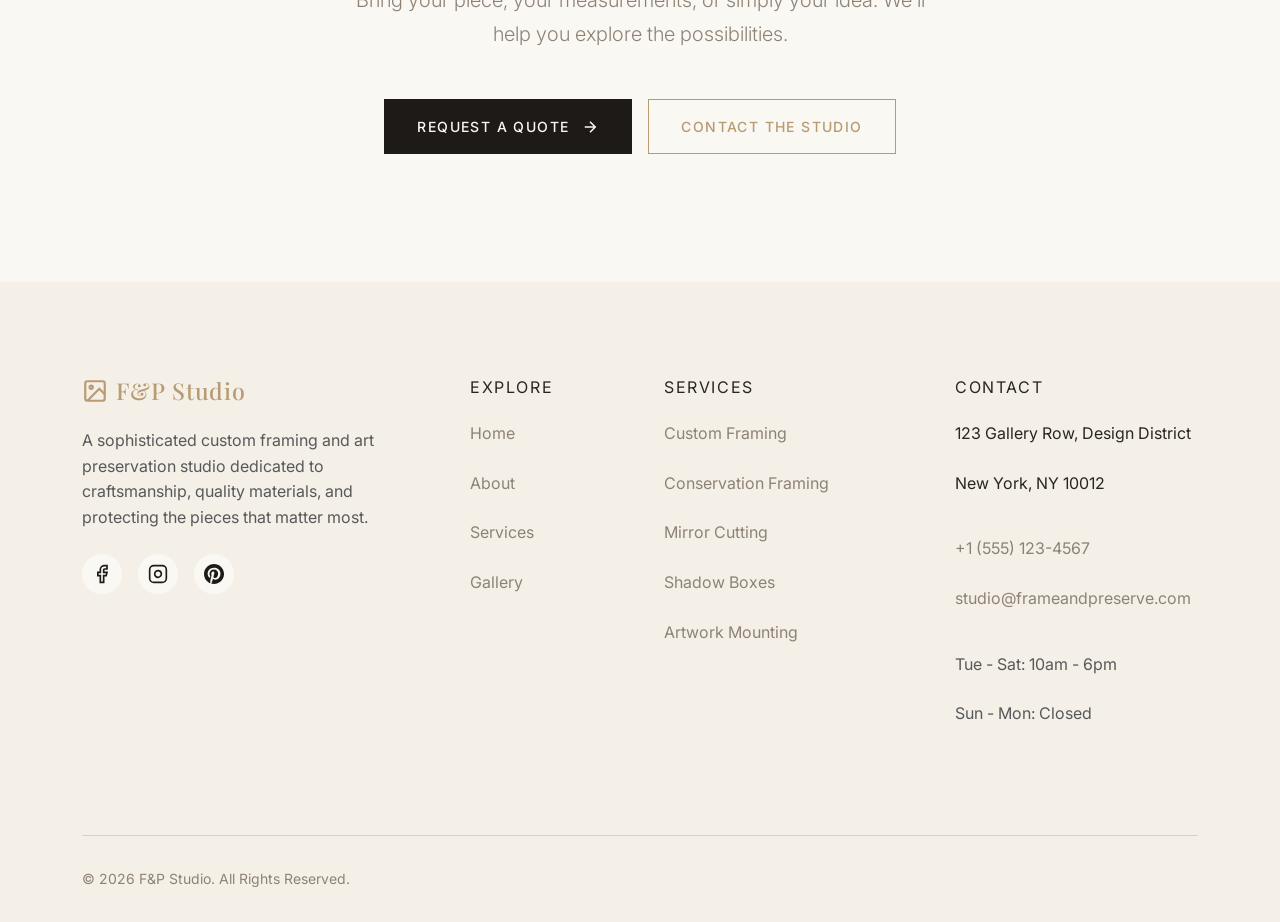
<file: home-2.html>
<!DOCTYPE html>
<html lang="en" dir="ltr">

<head>
    <meta charset="UTF-8">
    <meta name="viewport" content="width=device-width, initial-scale=1.0">
    <title>Preserve What Lasts | Frame & Preserve</title>
    <meta name="description"
        content="Thoughtful materials and precise craftsmanship. A frame made specifically for the story inside it.">

    <!-- Favicon -->
    <link rel="icon" type="image/svg+xml" href="assets/images/favicon.svg">
    <link rel="shortcut icon" type="image/svg+xml" href="assets/images/favicon.svg">

    <link rel="preconnect" href="https://fonts.googleapis.com">
    <link rel="preconnect" href="https://fonts.gstatic.com" crossorigin>
    <link
        href="https://fonts.googleapis.com/css2?family=Inter:wght@300;400;500&family=Playfair+Display:ital,wght@0,400;0,500;0,600;1,400&display=swap"
        rel="stylesheet">

    <link href="https://cdn.jsdelivr.net/npm/bootstrap@5.3.0/dist/css/bootstrap.min.css" rel="stylesheet">
    <link rel="stylesheet" href="assets/css/style.css">

    <style>
        /* Home 2 Specific Styles */
        .hero-horizontal {
            min-height: 100vh;
            display: flex;
            align-items: center;
            padding-top: var(--header-height);
        }

        .material-selector .nav-link {
            color: var(--muted);
            border-bottom: 2px solid transparent;
            padding: 1rem 0;
            margin-right: 2rem;
            cursor: pointer;
            transition: all var(--transition-fast);
        }

        .material-selector .nav-link.active {
            color: var(--primary);
            border-bottom-color: var(--primary);
        }

        .timeline-step {
            position: relative;
            padding-bottom: 3rem;
            border-left: 1px solid var(--border);
            padding-left: 2rem;
            margin-left: 1rem;
        }

        .timeline-step::before {
            content: '';
            position: absolute;
            left: -5px;
            top: 0;
            width: 9px;
            height: 9px;
            background: var(--primary);
            border-radius: 50%;
        }

        .timeline-step:last-child {
            border-left-color: transparent;
        }

        .filter-btn {
            background: none;
            border: none;
            text-transform: uppercase;
            font-size: 0.75rem;
            letter-spacing: 0.1em;
            color: var(--muted);
            padding: 0.5rem 1rem;
            transition: color var(--transition-fast);
        }

        .filter-btn.active,
        .filter-btn:hover {
            color: var(--primary);
            font-weight: 500;
        }

        .gallery-img-item img {
            width: 100%;
            aspect-ratio: 4 / 5;
            object-fit: cover;
        }

        /* ---- Home-2 responsive: stack sections at 1024px ---- */
        @media (max-width: 1024px) {

            /* Design Integration & Process: force full-width columns */
            .home2-two-col>.col-12 {
                flex: 0 0 100%;
                max-width: 100%;
                margin-left: 0 !important;
            }
        }

        /* Portfolio filter tabs: on tablet/mobile sit below heading, centered */
        @media (max-width: 991.98px) {
            #home2-gallery-filters {
                justify-content: center !important;
                margin-top: 0.75rem;
            }
        }
    </style>
    <link rel="icon" type="image/svg+xml"
        href="data:image/svg+xml,<svg xmlns='http://www.w3.org/2000/svg' viewBox='0 0 24 24' fill='none' stroke='%231D1A17' stroke-width='2'><rect x='3' y='3' width='18' height='18' rx='2' ry='2'/><circle cx='8.5' cy='8.5' r='1.5'/><polyline points='21 15 16 10 5 21'/></svg>">
    <link rel="stylesheet" href="assets/css/dark-mode.css" id="theme-css">
    <link rel="stylesheet" href="assets/css/rtl.css" id="rtl-css" disabled>
</head>

<body>

    <!-- GLOBAL HEADER -->
    <header class="site-header" id="header">
        <div class="container header-container">
            <a href="index.html" class="logo">
                <svg width="26" height="26" viewBox="0 0 24 24" fill="none" stroke="currentColor" stroke-width="2">
                    <rect x="3" y="3" width="18" height="18" rx="2" ry="2" />
                    <circle cx="8.5" cy="8.5" r="1.5" />
                    <polyline points="21 15 16 10 5 21" />
                </svg>
                F&P Studio
            </a>

            <nav class="main-nav">
                <ul class="nav-links">
                    <li><a href="index.html" class="nav-link">Home</a></li>
                    <li><a href="home-2.html" class="nav-link">Home 2</a></li>
                    <li><a href="about.html" class="nav-link">About</a></li>
                    <li><a href="services.html" class="nav-link">Services</a></li>
                    <li><a href="gallery.html" class="nav-link">Gallery</a></li>
                    <li><a href="contact.html" class="nav-link">Contact</a></li>
                </ul>
            </nav>

            <div class="header-actions">
                <button class="btn btn-outline-dark theme-toggle" aria-label="Toggle Theme" title="Toggle Theme">
                    <svg width="18" height="18" viewBox="0 0 24 24" fill="none" stroke="currentColor" stroke-width="2">
                        <path d="M21 12.79A9 9 0 1 1 11.21 3 7 7 0 0 0 21 12.79z"></path>
                    </svg>
                </button>
                <button class="btn btn-outline-dark rtl-toggle" aria-label="Toggle RTL" title="Toggle RTL">
                    <svg width="18" height="18" viewBox="0 0 24 24" fill="none" stroke="currentColor" stroke-width="2"
                        stroke-linecap="round" stroke-linejoin="round">
                        <polyline points="8 5 4 9 8 13" />
                        <line x1="4" y1="9" x2="20" y2="9" />
                        <polyline points="16 11 20 15 16 19" />
                        <line x1="20" y1="15" x2="4" y2="15" />
                    </svg>
                </button>
                <a href="quote.html" class="btn btn-primary btn-sm btn-quote-desktop">Request a Quote</a>
                <button class="menu-toggle" aria-label="Toggle Navigation">
                    <span class="menu-icon"></span>
                </button>
            </div>
        </div>
    </header>

    <main>
        <!-- ==========================================
             SECTION 1 - HERO: THE ATELIER EXHIBITION SHOWCASE
             ========================================== -->
        <section class="home2-hero-curated">
            <div class="container position-relative">
                <div class="row align-items-center g-5">
                    <!-- Left Column: Editorial Curation & Specs -->
                    <div class="col-12 col-lg-5 order-2 order-lg-1 text-center text-lg-start">
                        <div class="home2-curated-badge-strip">
                            <span>Edition 02</span>
                            <span>&bull;</span>
                            <span>The Archival Atelier</span>
                        </div>

                        <h1 class="home2-curated-title">

                            <span class="font-serif-italic">Elegance</span> FRAMED FOR GENERATIONS.
                        </h1>

                        <p class="home2-curated-lead">
                            Where museum conservation science meets bespoke architectural design. Every piece is
                            precision-milled from sustainable solid hardwoods and protected by 99% UV-filtering Optium
                            glazing.
                        </p>

                        <!-- Archival Specification Highlights -->
                        <div class="home2-curated-specs-grid">
                            <div class="home2-curated-spec-item">
                                <span class="home2-curated-spec-val">99% UV</span>
                                <span class="home2-curated-spec-lbl">Museum Glazing</span>
                            </div>
                            <div class="home2-curated-spec-item">
                                <span class="home2-curated-spec-val">100% Rag</span>
                                <span class="home2-curated-spec-lbl">Acid-Free 8-Ply Mat</span>
                            </div>
                            <div class="home2-curated-spec-item">
                                <span class="home2-curated-spec-val">Hand-Milled</span>
                                <span class="home2-curated-spec-lbl">Timber Spline Joints</span>
                            </div>
                        </div>

                        <!-- CTA Actions -->
                        <div
                            class="d-flex flex-wrap gap-3 justify-content-center justify-content-lg-start align-items-center">
                            <a href="quote.html" class="btn btn-primary">
                                Start Archival Commission
                                <svg class="btn-arrow" width="18" height="18" viewBox="0 0 24 24" fill="none"
                                    stroke="currentColor" stroke-width="2">
                                    <path d="M5 12h14M12 5l7 7-7 7" />
                                </svg>
                            </a>
                        </div>
                    </div>

                    <!-- Right Column: Distinctive Multi-Frame Gallery Composition -->
                    <div class="col-12 col-lg-7 order-1 order-lg-2">
                        <div class="home2-gallery-composition">
                            <!-- Main Exhibition Frame featuring three balanced museum pieces -->
                            <div class="home2-main-exhibition-frame">
                                <img src="assets/images/home2-hero.jpg"
                                    alt="Gallery exhibition wall with three museum-framed masterworks" loading="eager">
                            </div>

                            <!-- Overlapping Archival Provenance Certificate Tag -->
                            <div class="home2-provenance-tag">
                                <div class="provenance-tag-header">
                                    <span class="provenance-tag-dot"></span>
                                    <span class="provenance-tag-label">CONSERVATION GRADE</span>
                                </div>
                                <div class="provenance-tag-detail">
                                    Optium Acrylic&reg; &bull; 8-Ply Cotton Rag &bull; Hand-Splined Walnut
                                </div>
                            </div>

                            <!-- Floating Joinery Detail Inset Thumbnail -->
                            <div class="home2-craft-thumbnail-badge">
                                <img src="assets/images/craftmanship.jpg" alt="Frame corner spline detail">
                                <span class="home2-craft-thumbnail-caption">Corner Splines</span>
                            </div>
                        </div>
                    </div>
                </div>
            </div>
        </section>

        <!-- SECTION 2 - DESIGN INTEGRATION -->
        <section class="section-padding">
            <div class="container">
                <div class="row align-items-center home2-two-col">
                    <div class="col-12 col-lg-5 pe-lg-5 mb-5 mb-lg-0">
                        <span class="eyebrow">Design Integration</span>
                        <h2 class="mb-4">More Than Wall Decor.</h2>
                        <p class="mb-5">We consider the framing process as an extension of your interior design. From
                            the wall color to the finish of the wood, every detail plays a part.</p>

                        <ul class="list-unstyled mb-5 d-flex flex-column gap-3">
                            <li class="d-flex justify-content-between border-bottom border-dark pb-2">
                                <span class="text-muted">Frame Style</span>
                                <span>Contemporary Minimal</span>
                            </li>
                            <li class="d-flex justify-content-between border-bottom border-dark pb-2">
                                <span class="text-muted">Artwork Proportion</span>
                                <span>Oversized Mat</span>
                            </li>
                            <li class="d-flex justify-content-between border-bottom border-dark pb-2">
                                <span class="text-muted">Frame Finish</span>
                                <span>Matte Black Metal</span>
                            </li>
                        </ul>

                        <a href="gallery.html" class="btn">Explore Frame Styles</a>
                    </div>
                    <div class="col-12 col-lg-7">
                        <img src="assets/images/design.jpg" alt="Luxury interior with framed art"
                            class="img-fluid w-100" loading="lazy">
                    </div>
                </div>
            </div>
        </section>

        <!-- SECTION 3 - MATERIALS & FINISHES (Interactive) -->
        <section class="section-padding bg-surface">
            <div class="container">
                <div class="row mb-5">
                    <div class="col-12 text-center">
                        <span class="eyebrow">Premium Selections</span>
                        <h2>Materials & Finishes</h2>
                    </div>
                </div>

                <div class="row">
                    <div class="col-lg-4 mb-4 mb-lg-0">
                        <div class="material-selector d-flex flex-row flex-lg-column gap-2 overflow-auto"
                            id="materialTabs">
                            <div class="nav-link active" data-target="wood">Wood Frames</div>
                            <div class="nav-link" data-target="metal">Metal Profiles</div>
                            <div class="nav-link" data-target="mat">Mat Boards</div>
                            <div class="nav-link" data-target="glass">Glazing Options</div>
                        </div>
                    </div>

                    <div class="col-lg-8">
                        <!-- Wood Panel -->
                        <div class="material-panel active" id="panel-wood">
                            <div class="row align-items-center">
                                <div class="col-md-6">
                                    <img src="assets/images/material1.jpg" alt="Natural Oak Wood" class="img-fluid"
                                        loading="lazy">
                                </div>
                                <div class="col-md-6 mt-4 mt-md-0 ps-md-5">
                                    <h3 class="mb-3">Natural Oak Finish</h3>
                                    <p class="text-muted">A timeless, unstained oak that brings warmth and subtle
                                        texture. Perfect for contemporary photography and modern minimalist interiors.
                                    </p>
                                    <p class="small text-uppercase tracking-widest text-dark mt-4">Available in 3
                                        profiles</p>
                                </div>
                            </div>
                        </div>

                        <!-- Metal Panel -->
                        <div class="material-panel d-none" id="panel-metal">
                            <div class="row align-items-center">
                                <div class="col-md-6">
                                    <img src="assets/images/material2.jpg" alt="Matte Black Metal" class="img-fluid"
                                        loading="lazy">
                                </div>
                                <div class="col-md-6 mt-4 mt-md-0 ps-md-5">
                                    <h3 class="mb-3">Matte Black Metal</h3>
                                    <p class="text-muted">Sleek, architectural aluminum frames with a powder-coated
                                        matte finish. Offers structural rigidity for large-scale pieces.</p>
                                    <p class="small text-uppercase tracking-widest text-dark mt-4">Available in 4
                                        profiles</p>
                                </div>
                            </div>
                        </div>

                        <!-- Mat Boards Panel -->
                        <div class="material-panel d-none" id="panel-mat">
                            <div class="row align-items-center">
                                <div class="col-md-6">
                                    <img src="assets/images/material3.jpg" alt="Archival Mat Boards" class="img-fluid"
                                        loading="lazy">
                                </div>
                                <div class="col-md-6 mt-4 mt-md-0 ps-md-5">
                                    <h3 class="mb-3">Archival Mat Boards</h3>
                                    <p class="text-muted">100% cotton rag and alpha-cellulose mats that protect your
                                        artwork from acid degradation while providing a clean visual break.</p>
                                    <p class="small text-uppercase tracking-widest text-dark mt-4">Available in 50+
                                        colors</p>
                                </div>
                            </div>
                        </div>

                        <!-- Glazing Panel -->
                        <div class="material-panel d-none" id="panel-glass">
                            <div class="row align-items-center">
                                <div class="col-md-6">
                                    <img src="assets/images/material4.jpg" alt="Museum Glazing Options"
                                        class="img-fluid" loading="lazy">
                                </div>
                                <div class="col-md-6 mt-4 mt-md-0 ps-md-5">
                                    <h3 class="mb-3">Museum Glazing</h3>
                                    <p class="text-muted">Anti-reflective glass and acrylic options that offer up to 99%
                                        UV protection, ensuring your artwork remains vibrant and glare-free.</p>
                                    <p class="small text-uppercase tracking-widest text-dark mt-4">3 protection levels
                                    </p>
                                </div>
                            </div>
                        </div>
                    </div>
                </div>
            </div>
        </section>

        <!-- SECTION 4 - FROM ARTWORK TO FINISHED FRAME (Timeline) -->
        <section class="section-padding">
            <div class="container">
                <div class="row home2-two-col">
                    <div class="col-12 col-lg-4 pe-lg-5 mb-5 mb-lg-0">
                        <span class="eyebrow">The Process</span>
                        <h2>From Artwork to Finished Frame</h2>
                        <p class="text-muted mt-4">A collaborative approach to ensuring your piece is protected and
                            presented beautifully.</p>
                        <p class="text-muted mt-3">We believe that every framing project is a partnership between our
                            artisans and your vision. It requires patience, precision, and a deep understanding of
                            materials.</p>
                        <img src="assets/images/process.jpg" alt="Framing Process"
                            class="img-fluid w-100 mt-4 frame-border object-fit-cover" loading="lazy">
                    </div>
                    <div class="col-12 col-lg-7 offset-lg-1">
                        <div class="timeline">
                            <div class="timeline-step">
                                <span class="eyebrow">01</span>
                                <h4 class="mb-2 mt-1">Bring Your Piece</h4>
                                <p class="text-muted">We examine the artwork, discuss its significance, and take precise
                                    measurements.</p>
                            </div>
                            <div class="timeline-step">
                                <span class="eyebrow">02</span>
                                <h4 class="mb-2 mt-1">Explore Options</h4>
                                <p class="text-muted">Together, we review frame styles, mat combinations, and glazing
                                    materials.</p>
                            </div>
                            <div class="timeline-step">
                                <span class="eyebrow">03</span>
                                <h4 class="mb-2 mt-1">Refine The Design</h4>
                                <p class="text-muted">Finalizing proportions and ensuring all conservation requirements
                                    are met.</p>
                            </div>
                            <div class="timeline-step">
                                <span class="eyebrow">04</span>
                                <h4 class="mb-2 mt-1">Craft The Frame</h4>
                                <p class="text-muted">Our artisans cut, join, and assemble the frame in our studio with
                                    meticulous attention to detail.</p>
                            </div>
                            <div class="timeline-step">
                                <span class="eyebrow">05</span>
                                <h4 class="mb-2 mt-1">Ready To Display</h4>
                                <p class="text-muted">The finished piece is carefully sealed, wired, and prepared for
                                    your wall.</p>
                            </div>
                        </div>
                    </div>
                </div>
            </div>
        </section>

        <!-- SECTION 5 - SELECTED WORK (Gallery) -->
        <section class="section-padding bg-surface">
            <div class="container">
                <div class="row mb-5 align-items-end">
                    <div class="col-12 col-lg-6 text-center text-lg-start">
                        <span class="eyebrow">Portfolio</span>
                        <h2>Selected Work</h2>
                    </div>
                    <div class="col-12 col-lg-6 mt-3 mt-lg-0">
                        <div class="d-flex flex-wrap justify-content-center justify-content-lg-end gap-2"
                            id="home2-gallery-filters">
                            <button class="filter-btn active" data-filter="all">All</button>
                            <button class="filter-btn" data-filter="art">Art</button>
                            <button class="filter-btn" data-filter="photography">Photography</button>
                            <button class="filter-btn" data-filter="objects">Objects</button>
                        </div>
                    </div>
                </div>

                <div class="row g-4 justify-content-center" id="home2-gallery-grid">
                    <!-- Art -->
                    <div class="col-12 col-md-6 col-lg-4 gallery-img-item text-center" data-category="art">
                        <img src="assets/images/work1.jpg" alt="Framed abstract art" class="img-fluid mb-3"
                            loading="lazy">
                        <span class="eyebrow">Classic Wood</span>
                    </div>
                    <!-- Photography -->
                    <div class="col-12 col-md-6 col-lg-4 gallery-img-item text-center" data-category="photography">
                        <img src="assets/images/work2.jpg" alt="Framed photography" class="img-fluid mb-3"
                            loading="lazy">
                        <span class="eyebrow">Gallery White</span>
                    </div>
                    <!-- Objects -->
                    <div class="col-12 col-md-6 col-lg-4 gallery-img-item text-center" data-category="objects">
                        <img src="assets/images/work3.jpg" alt="Shadow box" class="img-fluid mb-3" loading="lazy">
                        <span class="eyebrow">Shadow Box</span>
                    </div>
                </div>
            </div>
        </section>

        <!-- SECTION 6 - FINAL QUOTE CTA -->
        <section class="section-padding text-center">
            <div class="container">
                <div class="row justify-content-center">
                    <div class="col-lg-7">
                        <span class="eyebrow mb-3 d-block">Next Steps</span>
                        <h2 class="mb-4">Let's Find the Right Frame.</h2>
                        <p class="lead mb-5 mx-auto" style="max-width: 600px;">Bring your piece, your measurements, or
                            simply
                            your idea. We'll help you explore the possibilities.</p>
                        <div class="d-flex flex-wrap justify-content-center gap-3">
                            <a href="quote.html" class="btn btn-primary">Request a Quote
                                <svg class="btn-arrow" width="18" height="18" viewBox="0 0 24 24" fill="none"
                                    stroke="currentColor" stroke-width="2">
                                    <path d="M5 12h14M12 5l7 7-7 7" />
                                </svg>
                            </a>
                            <a href="contact.html" class="btn">Contact the Studio</a>
                        </div>
                    </div>
                </div>
            </div>
        </section>
    </main>

    <!-- GLOBAL FOOTER (Same as Home 1) -->
    <footer class="site-footer">
        <div class="container">
            <div class="row g-5 footer-row">
                <!-- Column 1 -->
                <div class="col-lg-4 col-md-6 col-12 pe-lg-4 footer-col">
                    <a href="index.html" class="logo footer-logo d-flex align-items-center" style="gap:8px;">
                        <svg width="28" height="28" viewBox="0 0 24 24" fill="none" stroke="currentColor"
                            stroke-width="2">
                            <rect x="3" y="3" width="18" height="18" rx="2" ry="2" />
                            <circle cx="8.5" cy="8.5" r="1.5" />
                            <polyline points="21 15 16 10 5 21" />
                        </svg>
                        F&P Studio</a>
                    <p class="text-muted">A sophisticated custom framing and art preservation studio dedicated to
                        craftsmanship, quality materials, and protecting the pieces that matter most.</p>
                    <div class="d-flex gap-3 mt-4 footer-socials">
                        <a href="#" aria-label="Facebook"><svg width="20" height="20" viewBox="0 0 24 24" fill="none"
                                stroke="currentColor" stroke-width="2">
                                <path d="M18 2h-3a5 5 0 0 0-5 5v3H7v4h3v8h4v-8h3l1-4h-4V7a1 1 0 0 1 1-1h3z"></path>
                            </svg></a>
                        <a href="#" aria-label="Instagram"><svg width="20" height="20" viewBox="0 0 24 24" fill="none"
                                stroke="currentColor" stroke-width="2">
                                <rect x="2" y="2" width="20" height="20" rx="5" ry="5"></rect>
                                <path d="M16 11.37A4 4 0 1 1 12.63 8 4 4 0 0 1 16 11.37z"></path>
                                <line x1="17.5" y1="6.5" x2="17.51" y2="6.5"></line>
                            </svg></a>
                        <a href="#" aria-label="Pinterest"><svg width="20" height="20" viewBox="0 0 24 24"
                                fill="currentColor">
                                <path
                                    d="M12.017 0C5.396 0 .029 5.367.029 11.987c0 5.079 3.158 9.417 7.618 11.162-.105-.949-.199-2.403.041-3.439.219-.937 1.406-5.957 1.406-5.957s-.359-.72-.359-1.781c0-1.663.967-2.911 2.168-2.911 1.024 0 1.518.769 1.518 1.688 0 1.029-.653 2.567-.992 3.992-.285 1.193.6 2.165 1.775 2.165 2.128 0 3.768-2.245 3.768-5.487 0-2.861-2.063-4.869-5.008-4.869-3.41 0-5.409 2.562-5.409 5.199 0 1.033.394 2.143.889 2.741.099.12.112.225.085.345-.09.375-.293 1.199-.334 1.363-.053.225-.172.271-.401.165-1.495-.69-2.433-2.878-2.433-4.646 0-3.776 2.748-7.252 7.951-7.252 4.168 0 7.41 2.967 7.41 6.923 0 4.135-2.607 7.462-6.233 7.462-1.214 0-2.354-.629-2.758-1.379l-.749 2.848c-.269 1.045-1.004 2.352-1.498 3.146 1.123.345 2.306.535 3.55.535 6.607 0 11.985-5.365 11.985-11.987C23.97 5.366 18.622 0 12.016 0z" />
                            </svg></a>
                    </div>
                </div>

                <!-- Column 2 -->
                <div class="col-lg-2 col-md-6 col-12 footer-col">
                    <h4 class="footer-heading">Explore</h4>
                    <ul class="footer-list">
                        <li><a href="index.html">Home</a></li>
                        <li><a href="about.html">About</a></li>
                        <li><a href="services.html">Services</a></li>
                        <li><a href="gallery.html">Gallery</a></li>
                    </ul>
                </div>

                <!-- Column 3 -->
                <div class="col-lg-3 col-md-6 col-12 footer-col">
                    <h4 class="footer-heading">Services</h4>
                    <ul class="footer-list">
                        <li><a href="services.html">Custom Framing</a></li>
                        <li><a href="services.html">Conservation Framing</a></li>
                        <li><a href="services.html">Mirror Cutting</a></li>
                        <li><a href="services.html">Shadow Boxes</a></li>
                        <li><a href="services.html">Artwork Mounting</a></li>
                    </ul>
                </div>

                <!-- Column 4 -->
                <div class="col-lg-3 col-md-6 col-12 footer-col">
                    <h4 class="footer-heading">Contact</h4>
                    <ul class="footer-list">
                        <li>123 Gallery Row, Design District</li>
                        <li>New York, NY 10012</li>
                        <li class="mt-3"><a href="tel:#">+1 (555) 123-4567</a></li>
                        <li><a href="mailto:#">studio@frameandpreserve.com</a></li>
                        <li class="mt-3 text-muted">Tue - Sat: 10am - 6pm</li>
                        <li class="text-muted">Sun - Mon: Closed</li>
                    </ul>
                </div>
            </div>

            <div class="footer-bottom">
                <div>&copy; 2026 F&P Studio. All Rights Reserved.</div>
            </div>
        </div>
    </footer>

    <script src="https://cdn.jsdelivr.net/npm/bootstrap@5.3.0/dist/js/bootstrap.bundle.min.js"></script>
    <script src="assets/js/main.js"></script>

    <!-- Scroll Top Button -->
    <button class="scroll-top" id="scrollTopBtn" aria-label="Scroll to top">
        <svg width="24" height="24" viewBox="0 0 24 24" fill="none" stroke="currentColor" stroke-width="2">
            <path d="M18 15l-6-6-6 6" />
        </svg>
    </button>
</body>

</html>
</file>
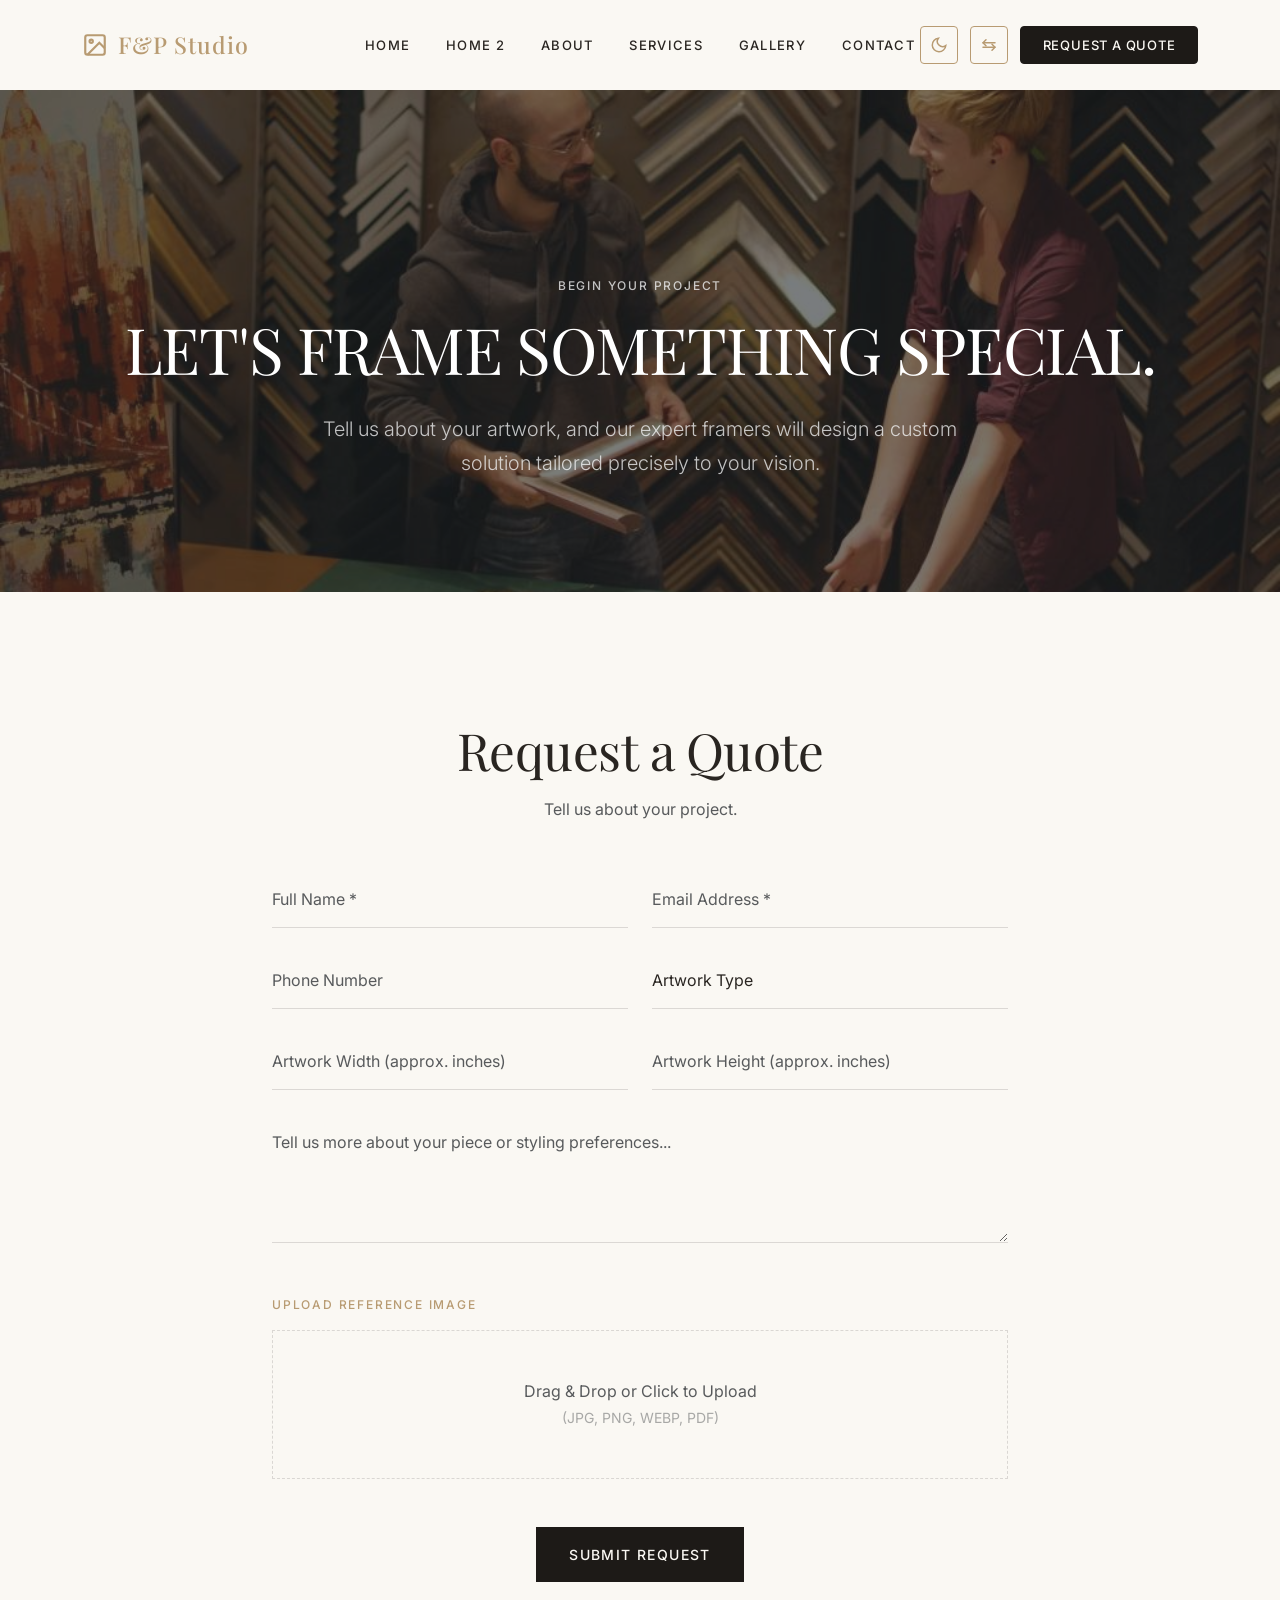
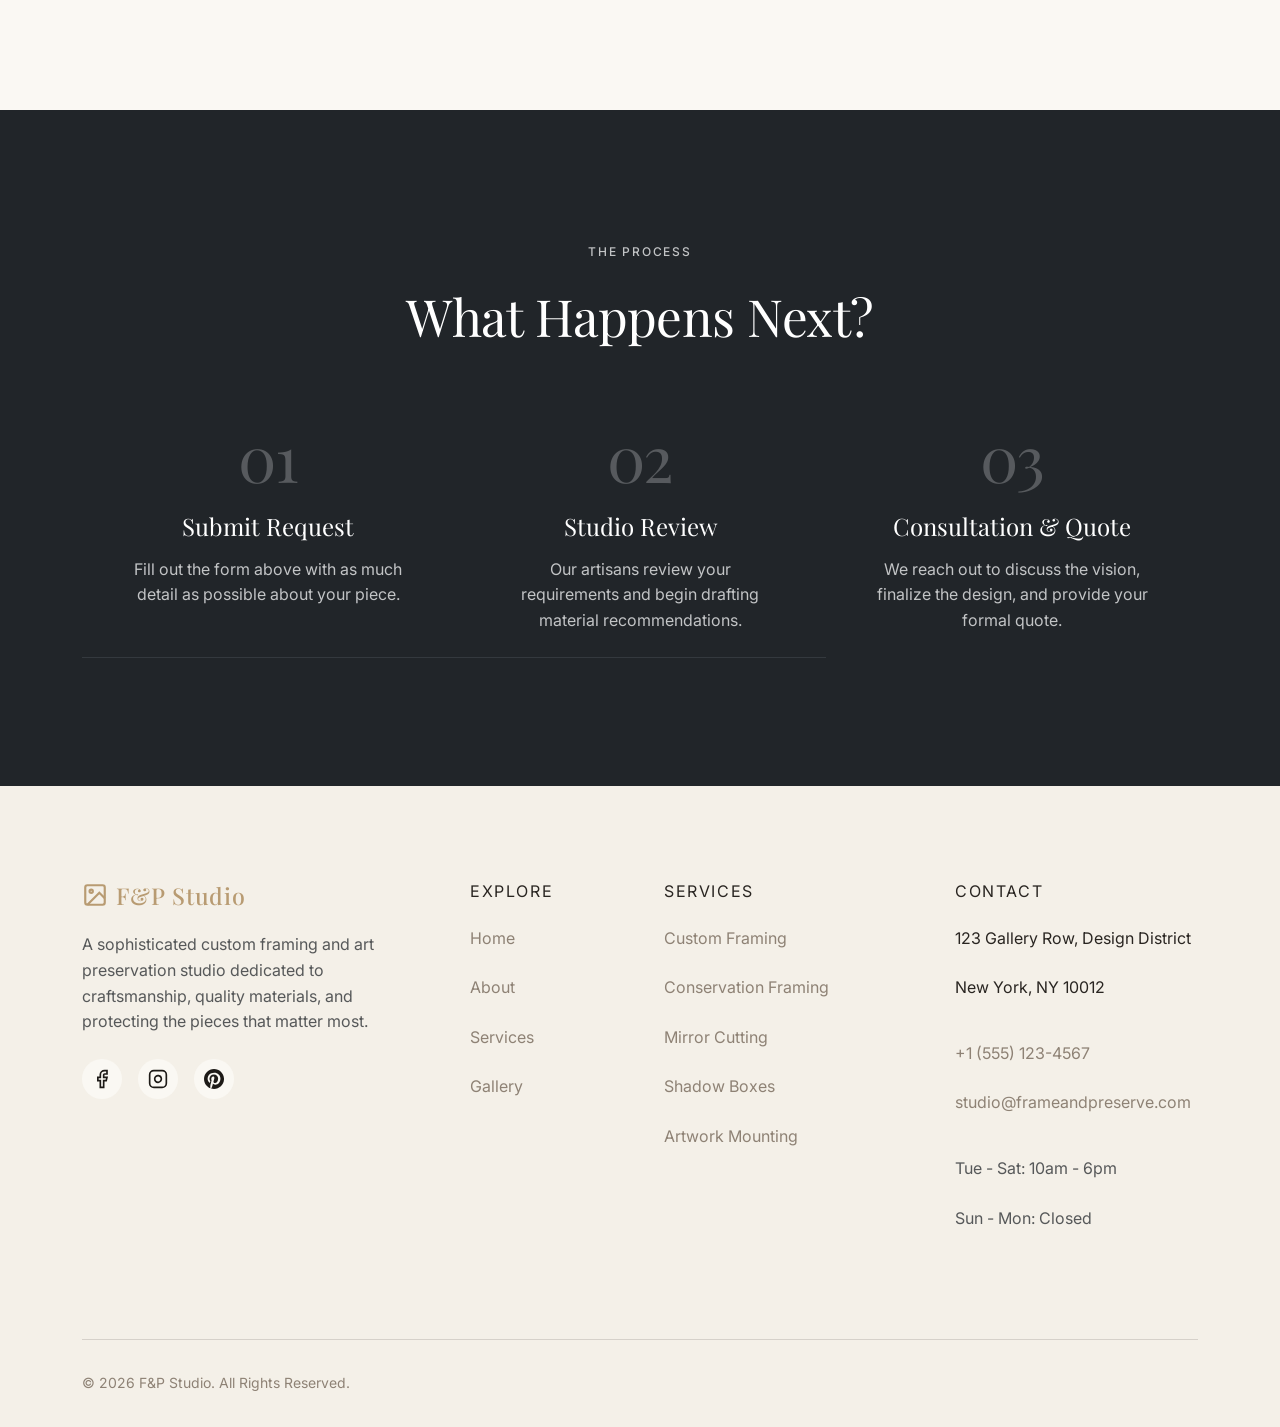
<file: quote.html>
<!DOCTYPE html>
<html lang="en" dir="ltr">

<head>
    <meta charset="UTF-8">
    <meta name="viewport" content="width=device-width, initial-scale=1.0">
    <title>Request a Quote | Frame & Preserve</title>
    <link
        href="https://fonts.googleapis.com/css2?family=Inter:wght@300;400;500&family=Playfair+Display:ital,wght@0,400;0,500;0,600;1,400&display=swap"
        rel="stylesheet">
    <link href="https://cdn.jsdelivr.net/npm/bootstrap@5.3.0/dist/css/bootstrap.min.css" rel="stylesheet">
    <link rel="stylesheet" href="assets/css/style.css">
    <!-- Favicon -->
    <link rel="icon" type="image/svg+xml" href="assets/images/favicon.svg">
    <link rel="shortcut icon" type="image/svg+xml" href="assets/images/favicon.svg">
    <style>
        .form-control,
        .form-select {
            border: 0;
            border-bottom: 1px solid var(--border);
            border-radius: 0;
            padding: 1rem 0;
            background: transparent;
            color: var(--text);
        }

        .form-control:focus,
        .form-select:focus {
            box-shadow: none;
            border-bottom-color: var(--primary);
            background: transparent;
        }

        .file-upload-zone {
            border: 1px dashed var(--border);
            padding: 3rem;
            text-align: center;
            cursor: pointer;
            transition: all var(--transition-fast);
        }

        .file-upload-zone:hover {
            border-color: var(--primary);
            background: var(--surface-color);
        }
    </style>
    <link rel="icon" type="image/svg+xml"
        href="data:image/svg+xml,<svg xmlns='http://www.w3.org/2000/svg' viewBox='0 0 24 24' fill='none' stroke='%231D1A17' stroke-width='2'><rect x='3' y='3' width='18' height='18' rx='2' ry='2'/><circle cx='8.5' cy='8.5' r='1.5'/><polyline points='21 15 16 10 5 21'/></svg>">
    <link rel="stylesheet" href="assets/css/dark-mode.css" id="theme-css">
    <link rel="stylesheet" href="assets/css/rtl.css" id="rtl-css" disabled>
</head>

<body>

    <!-- HEADER -->
    <header class="site-header" id="header">
        <div class="container header-container">
            <a href="index.html" class="logo">
                <svg width="26" height="26" viewBox="0 0 24 24" fill="none" stroke="currentColor" stroke-width="2">
                    <rect x="3" y="3" width="18" height="18" rx="2" ry="2" />
                    <circle cx="8.5" cy="8.5" r="1.5" />
                    <polyline points="21 15 16 10 5 21" />
                </svg>
                F&P Studio
            </a>

            <nav class="main-nav">
                <ul class="nav-links">
                    <li><a href="index.html" class="nav-link">Home</a></li>
                    <li><a href="home-2.html" class="nav-link">Home 2</a></li>
                    <li><a href="about.html" class="nav-link">About</a></li>
                    <li><a href="services.html" class="nav-link">Services</a></li>
                    <li><a href="gallery.html" class="nav-link">Gallery</a></li>
                    <li><a href="contact.html" class="nav-link">Contact</a></li>
                </ul>
            </nav>

            <div class="header-actions">
                <button class="btn btn-outline-dark theme-toggle" aria-label="Toggle Theme" title="Toggle Theme">
                    <svg width="18" height="18" viewBox="0 0 24 24" fill="none" stroke="currentColor" stroke-width="2">
                        <path d="M21 12.79A9 9 0 1 1 11.21 3 7 7 0 0 0 21 12.79z"></path>
                    </svg>
                </button>
                <button class="btn btn-outline-dark rtl-toggle" aria-label="Toggle RTL" title="Toggle RTL">
                    <svg width="18" height="18" viewBox="0 0 24 24" fill="none" stroke="currentColor" stroke-width="2" stroke-linecap="round" stroke-linejoin="round">
                      <polyline points="8 5 4 9 8 13" />
                      <line x1="4" y1="9" x2="20" y2="9" />
                      <polyline points="16 11 20 15 16 19" />
                      <line x1="20" y1="15" x2="4" y2="15" />
                    </svg>
                </button>
                <a href="quote.html" class="btn btn-primary btn-sm btn-quote-desktop">Request a Quote</a>
                <button class="menu-toggle" aria-label="Toggle Navigation">
                    <span class="menu-icon"></span>
                </button>
            </div>
        </div>
    </header>

    <main style="padding-top: var(--header-height);">
        <!-- SECTION 1 - HERO -->
        <section class="hero-standard text-center position-relative bg-dark">
            <div class="position-absolute inset-0 w-100 h-100" style="z-index: 0; top: 0; left: 0;">
                <img src="assets/images/quote-hero.jpg" alt="Art preservation process"
                    class="w-100 h-100 object-fit-cover" style="object-fit: cover; opacity: 0.4;">
            </div>
            <div class="container position-relative py-5" style="z-index: 1;">
                <span class="eyebrow mb-3 d-block text-light opacity-75">Begin Your Project</span>
                <h1 class="mb-4 text-white">LET'S FRAME SOMETHING SPECIAL.</h1>
                <p class="lead mx-auto mb-0 text-light opacity-75" style="max-width: 700px;">Tell us about your artwork, and our expert framers will design a custom solution tailored precisely to your vision.</p>
            </div>
        </section>



        <!-- SECTION 3 - QUOTE REQUEST FORM -->
        <section class="section-padding">
            <div class="container">
                <div class="row justify-content-center">
                    <div class="col-lg-8">
                        <div class="text-center mb-5">
                            <h2>Request a Quote</h2>
                            <p class="text-muted">Tell us about your project.</p>
                        </div>

                        <form id="quoteForm" class="needs-validation" novalidate>
                            <div class="row g-4">
                                <div class="col-md-6">
                                    <input type="text" class="form-control" placeholder="Full Name *" required>
                                </div>
                                <div class="col-md-6">
                                    <input type="email" class="form-control" placeholder="Email Address *" required>
                                </div>
                                <div class="col-md-6">
                                    <input type="tel" class="form-control" placeholder="Phone Number">
                                </div>
                                <div class="col-md-6">
                                    <select class="form-select">
                                        <option selected disabled>Artwork Type</option>
                                        <option>Original Art / Painting</option>
                                        <option>Photography</option>
                                        <option>Print / Poster</option>
                                        <option>Textile / Canvas</option>
                                        <option>Object / Memorabilia</option>
                                        <option>Mirror</option>
                                    </select>
                                </div>
                                <div class="col-md-6">
                                    <input type="text" class="form-control"
                                        placeholder="Artwork Width (approx. inches)">
                                </div>
                                <div class="col-md-6">
                                    <input type="text" class="form-control"
                                        placeholder="Artwork Height (approx. inches)">
                                </div>
                                <div class="col-12">
                                    <textarea class="form-control" rows="4"
                                        placeholder="Tell us more about your piece or styling preferences..."></textarea>
                                </div>

                                <div class="col-12 mt-5">
                                    <span class="eyebrow mb-3">Upload Reference Image</span>
                                    <div class="file-upload-zone"
                                        onclick="document.getElementById('file-upload').click()">
                                        <input type="file" id="file-upload" class="d-none"
                                            accept=".jpg,.jpeg,.png,.webp,.pdf">
                                        <p class="text-muted mb-0">Drag & Drop or Click to Upload</p>
                                        <small class="text-muted opacity-50">(JPG, PNG, WEBP, PDF)</small>
                                    </div>
                                    <div id="upload-preview"></div>
                                </div>

                                <div class="col-12 mt-5 text-center">
                                    <button type="button" class="btn btn-primary"
                                        onclick="alert('Demo: Form submission simulated.')">Submit Request</button>
                                </div>
                            </div>
                        </form>
                    </div>
                </div>
            </div>
        </section>

        <!-- SECTION 4 - WHAT HAPPENS NEXT -->
        <section class="section-padding bg-dark text-white">
            <div class="container">
                <div class="text-center mb-5">
                    <span class="eyebrow text-light opacity-75">The Process</span>
                    <h2 class="mt-2 text-white">What Happens Next?</h2>
                </div>
                <div class="row g-0">
                    <div class="col-12 col-lg-4 text-center px-4 px-lg-5 py-4 border-bottom border-secondary border-opacity-25 border-lg-bottom-0 border-lg-end">
                        <h1 class="display-font text-light opacity-25 mb-0">01</h1>
                        <h4 class="mt-3 text-white">Submit Request</h4>
                        <p class="text-light opacity-75 mb-0">Fill out the form above with as much detail as possible about your piece.</p>
                    </div>
                    <div class="col-12 col-lg-4 text-center px-4 px-lg-5 py-4 border-bottom border-secondary border-opacity-25 border-lg-bottom-0 border-lg-end">
                        <h1 class="display-font text-light opacity-25 mb-0">02</h1>
                        <h4 class="mt-3 text-white">Studio Review</h4>
                        <p class="text-light opacity-75 mb-0">Our artisans review your requirements and begin drafting material recommendations.</p>
                    </div>
                    <div class="col-12 col-lg-4 text-center px-4 px-lg-5 py-4">
                        <h1 class="display-font text-light opacity-25 mb-0">03</h1>
                        <h4 class="mt-3 text-white">Consultation &amp; Quote</h4>
                        <p class="text-light opacity-75 mb-0">We reach out to discuss the vision, finalize the design, and provide your formal quote.</p>
                    </div>
                </div>
            </div>
        </section>
    </main>

    <!-- ==========================================
         GLOBAL FOOTER
         ========================================== -->
    <footer class="site-footer">
        <div class="container">
            <div class="row g-5 footer-row">
                <!-- Column 1 -->
                <div class="col-lg-4 col-md-6 col-12 pe-lg-4 footer-col">
                    <a href="index.html" class="logo footer-logo d-flex align-items-center" style="gap:8px;">
                        <svg width="28" height="28" viewBox="0 0 24 24" fill="none" stroke="currentColor"
                            stroke-width="2">
                            <rect x="3" y="3" width="18" height="18" rx="2" ry="2" />
                            <circle cx="8.5" cy="8.5" r="1.5" />
                            <polyline points="21 15 16 10 5 21" />
                        </svg>
                        F&P Studio</a><p class="text-muted">A sophisticated custom framing and art preservation studio dedicated to
                        craftsmanship, quality materials, and protecting the pieces that matter most.</p>
                    <div class="d-flex gap-3 mt-4 footer-socials">
                        <a href="#" aria-label="Facebook"><svg width="20" height="20" viewBox="0 0 24 24" fill="none"
                                stroke="currentColor" stroke-width="2">
                                <path d="M18 2h-3a5 5 0 0 0-5 5v3H7v4h3v8h4v-8h3l1-4h-4V7a1 1 0 0 1 1-1h3z"></path>
                            </svg></a>
                        <a href="#" aria-label="Instagram"><svg width="20" height="20" viewBox="0 0 24 24" fill="none"
                                stroke="currentColor" stroke-width="2">
                                <rect x="2" y="2" width="20" height="20" rx="5" ry="5"></rect>
                                <path d="M16 11.37A4 4 0 1 1 12.63 8 4 4 0 0 1 16 11.37z"></path>
                                <line x1="17.5" y1="6.5" x2="17.51" y2="6.5"></line>
                            </svg></a>
                        <a href="#" aria-label="Pinterest"><svg width="20" height="20" viewBox="0 0 24 24"
                                fill="currentColor">
                                <path
                                    d="M12.017 0C5.396 0 .029 5.367.029 11.987c0 5.079 3.158 9.417 7.618 11.162-.105-.949-.199-2.403.041-3.439.219-.937 1.406-5.957 1.406-5.957s-.359-.72-.359-1.781c0-1.663.967-2.911 2.168-2.911 1.024 0 1.518.769 1.518 1.688 0 1.029-.653 2.567-.992 3.992-.285 1.193.6 2.165 1.775 2.165 2.128 0 3.768-2.245 3.768-5.487 0-2.861-2.063-4.869-5.008-4.869-3.41 0-5.409 2.562-5.409 5.199 0 1.033.394 2.143.889 2.741.099.12.112.225.085.345-.09.375-.293 1.199-.334 1.363-.053.225-.172.271-.401.165-1.495-.69-2.433-2.878-2.433-4.646 0-3.776 2.748-7.252 7.951-7.252 4.168 0 7.41 2.967 7.41 6.923 0 4.135-2.607 7.462-6.233 7.462-1.214 0-2.354-.629-2.758-1.379l-.749 2.848c-.269 1.045-1.004 2.352-1.498 3.146 1.123.345 2.306.535 3.55.535 6.607 0 11.985-5.365 11.985-11.987C23.97 5.366 18.622 0 12.016 0z" />
                            </svg></a>
                    </div>
                </div>
                <!-- Column 2 -->
                <div class="col-lg-2 col-md-6 col-12 footer-col">
                    <h4 class="footer-heading">Explore</h4>
                    <ul class="footer-list">
                        <li><a href="index.html">Home</a></li>
                        <li><a href="about.html">About</a></li>
                        <li><a href="services.html">Services</a></li>
                        <li><a href="gallery.html">Gallery</a></li>
                    </ul>
                </div>
                <!-- Column 3 -->
                <div class="col-lg-3 col-md-6 col-12 footer-col">
                    <h4 class="footer-heading">Services</h4>
                    <ul class="footer-list">
                        <li><a href="services.html">Custom Framing</a></li>
                        <li><a href="services.html">Conservation Framing</a></li>
                        <li><a href="services.html">Mirror Cutting</a></li>
                        <li><a href="services.html">Shadow Boxes</a></li>
                        <li><a href="services.html">Artwork Mounting</a></li>
                    </ul>
                </div>
                <!-- Column 4 -->
                <div class="col-lg-3 col-md-6 col-12 footer-col">
                    <h4 class="footer-heading">Contact</h4>
                    <ul class="footer-list">
                        <li>123 Gallery Row, Design District</li>
                        <li>New York, NY 10012</li>
                        <li class="mt-3"><a href="tel:#">+1 (555) 123-4567</a></li>
                        <li><a href="mailto:#">studio@frameandpreserve.com</a></li>
                        <li class="mt-3 text-muted">Tue - Sat: 10am - 6pm</li>
                        <li class="text-muted">Sun - Mon: Closed</li>
                    </ul>
                </div>
            </div>
            <div class="footer-bottom">
                <div>&copy; 2026 F&P Studio. All Rights Reserved.</div>
            </div>
        </div>
    </footer>

    <script src="https://cdn.jsdelivr.net/npm/bootstrap@5.3.0/dist/js/bootstrap.bundle.min.js"></script>
    <script src="assets/js/main.js"></script>

    <!-- Scroll Top Button -->
    <button class="scroll-top" id="scrollTopBtn" aria-label="Scroll to top">
        <svg width="24" height="24" viewBox="0 0 24 24" fill="none" stroke="currentColor" stroke-width="2">
            <path d="M18 15l-6-6-6 6" />
        </svg>
    </button>
</body>

</html>
</file>
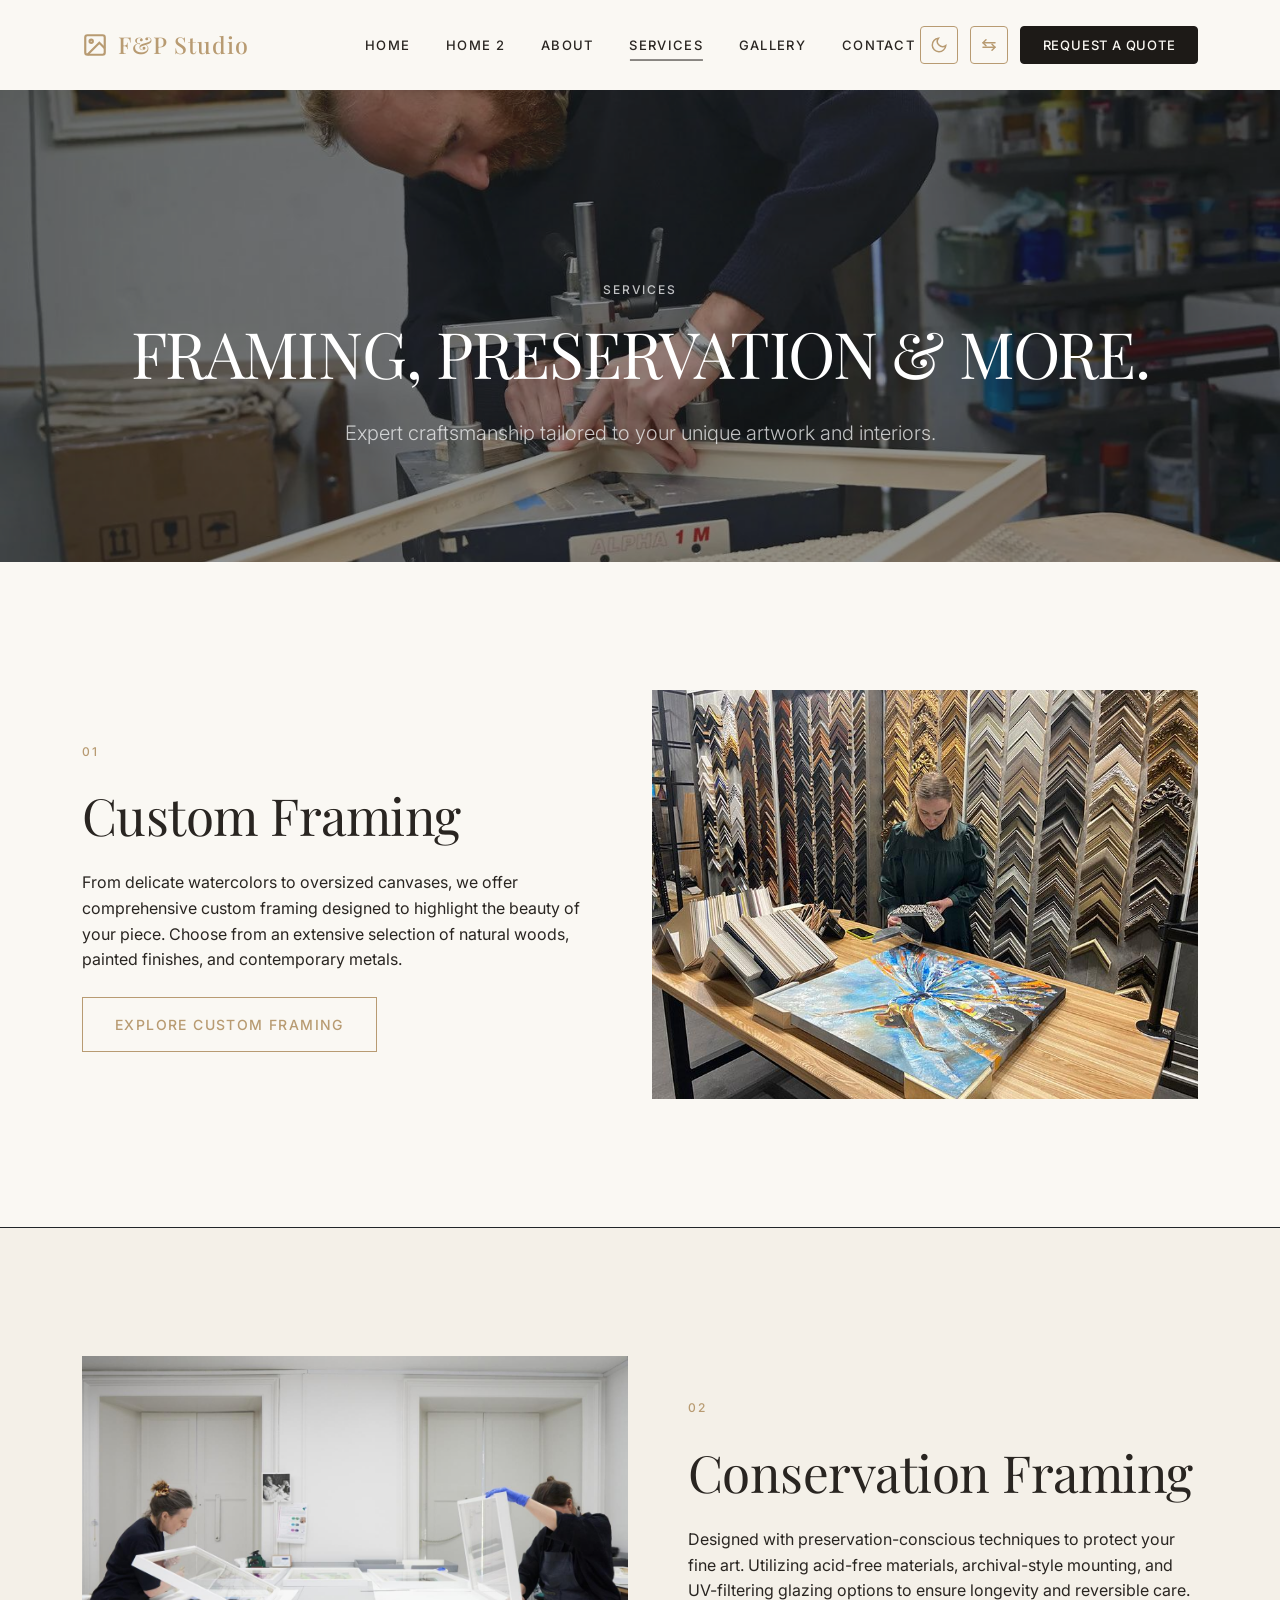
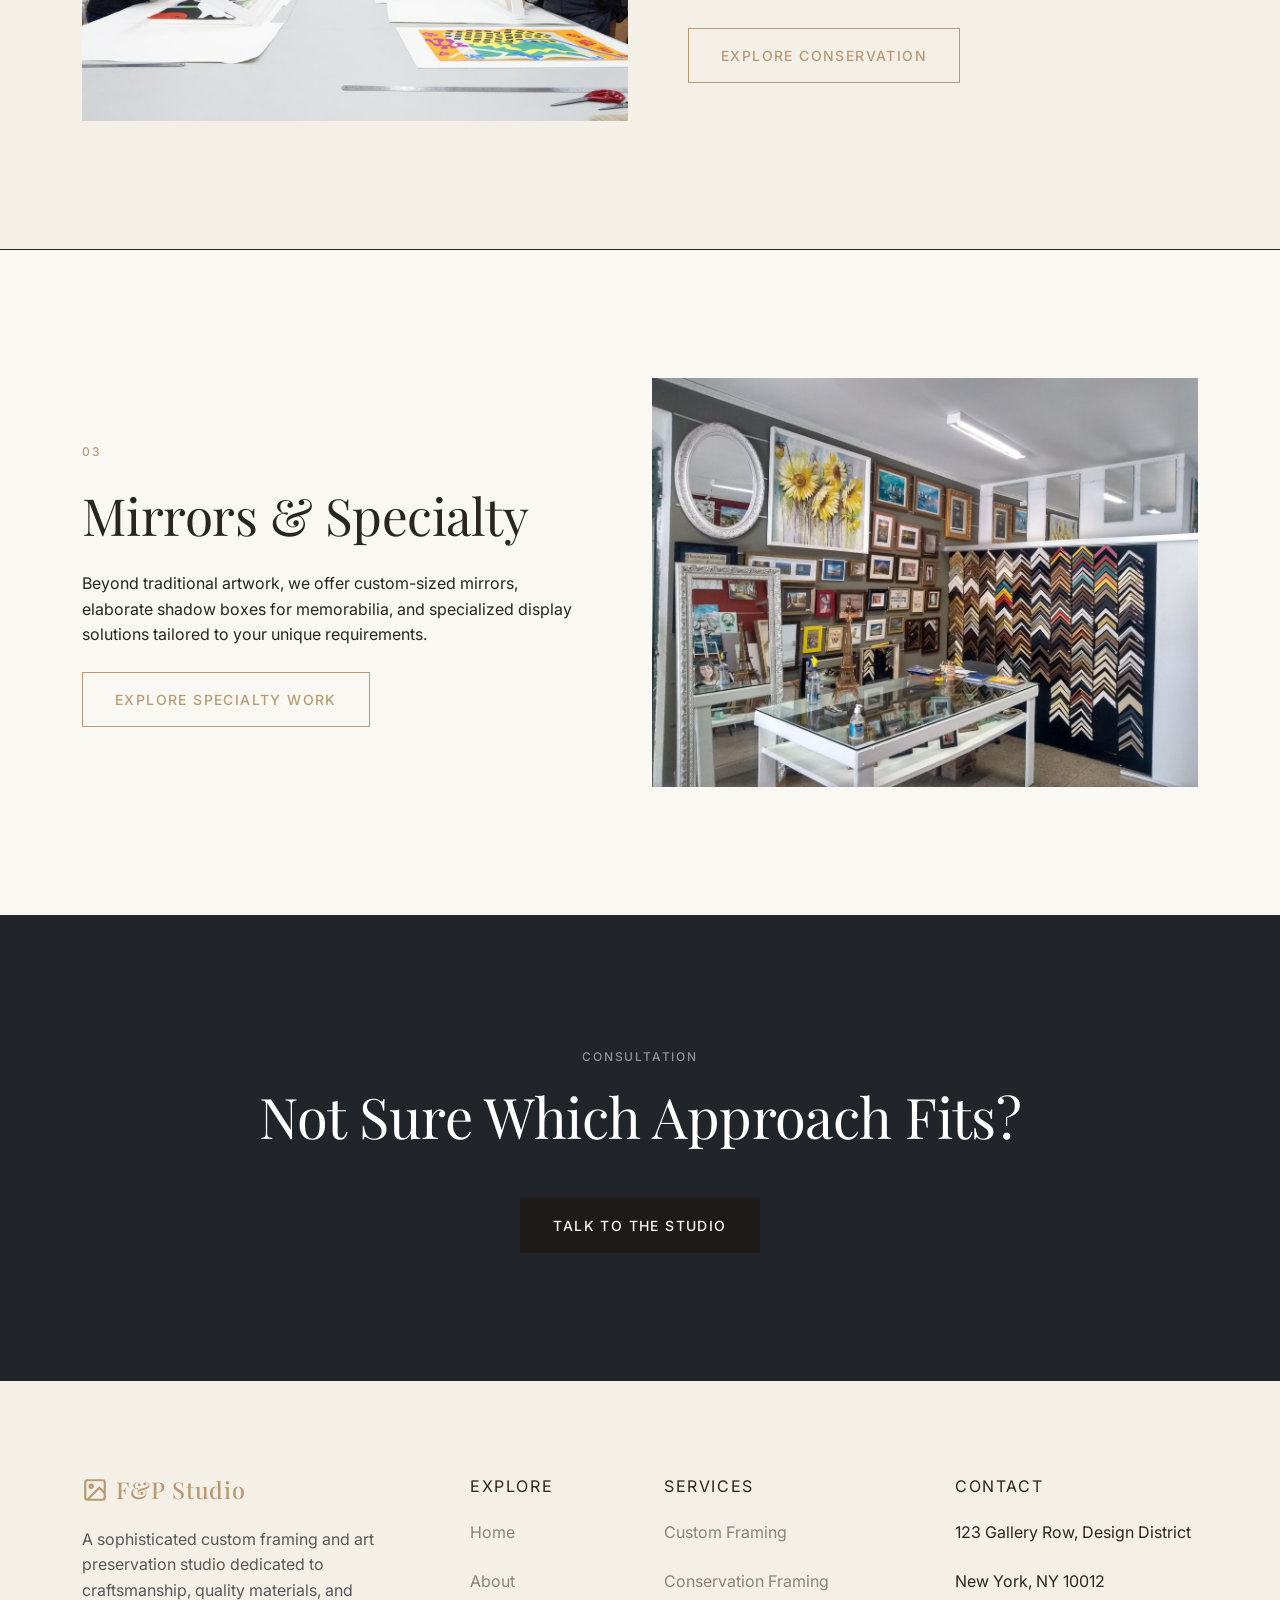
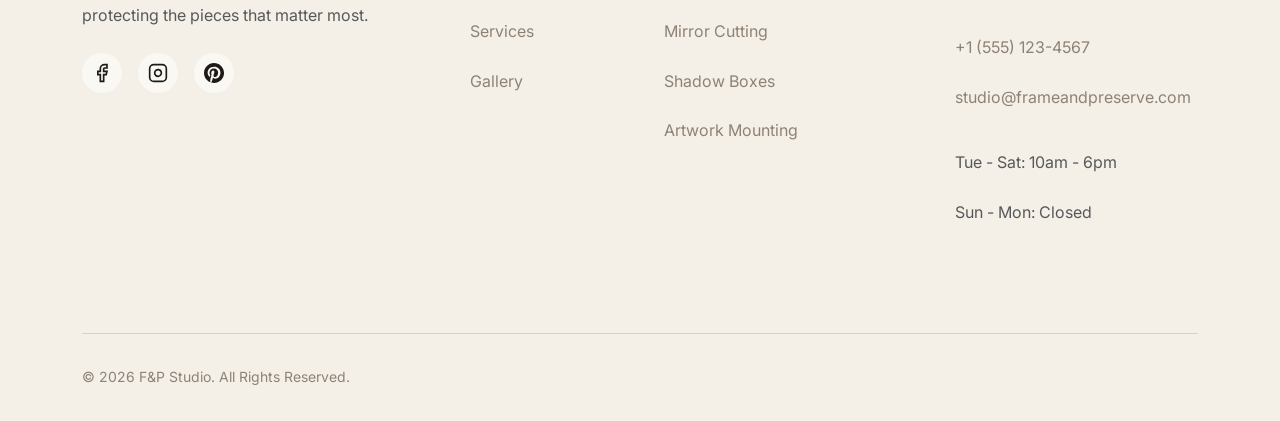
<file: services.html>
<!DOCTYPE html>
<html lang="en" dir="ltr">

<head>
    <meta charset="UTF-8">
    <meta name="viewport" content="width=device-width, initial-scale=1.0">
    <title>Services | Frame & Preserve</title>
    <link
        href="https://fonts.googleapis.com/css2?family=Inter:wght@300;400;500&family=Playfair+Display:ital,wght@0,400;0,500;0,600;1,400&display=swap"
        rel="stylesheet">
    <link href="https://cdn.jsdelivr.net/npm/bootstrap@5.3.0/dist/css/bootstrap.min.css" rel="stylesheet">
    <link rel="stylesheet" href="assets/css/style.css">
    <link rel="icon" type="image/svg+xml" href="assets/images/favicon.svg">
    <link rel="shortcut icon" type="image/svg+xml" href="assets/images/favicon.svg">
    <link rel="stylesheet" href="assets/css/dark-mode.css" id="theme-css">
    <link rel="stylesheet" href="assets/css/rtl.css" id="rtl-css" disabled>
</head>

<body>

    <!-- HEADER -->
    <header class="site-header" id="header">
        <div class="container header-container">
            <a href="index.html" class="logo">
                <svg width="26" height="26" viewBox="0 0 24 24" fill="none" stroke="currentColor" stroke-width="2">
                    <rect x="3" y="3" width="18" height="18" rx="2" ry="2" />
                    <circle cx="8.5" cy="8.5" r="1.5" />
                    <polyline points="21 15 16 10 5 21" />
                </svg>
                F&P Studio
            </a>

            <nav class="main-nav">
                <ul class="nav-links">
                    <li><a href="index.html" class="nav-link">Home</a></li>
                    <li><a href="home-2.html" class="nav-link">Home 2</a></li>
                    <li><a href="about.html" class="nav-link">About</a></li>
                    <li><a href="services.html" class="nav-link">Services</a></li>
                    <li><a href="gallery.html" class="nav-link">Gallery</a></li>
                    <li><a href="contact.html" class="nav-link">Contact</a></li>
                </ul>
            </nav>

            <div class="header-actions">
                <button class="btn btn-outline-dark theme-toggle" aria-label="Toggle Theme" title="Toggle Theme">
                    <svg width="18" height="18" viewBox="0 0 24 24" fill="none" stroke="currentColor" stroke-width="2">
                        <path d="M21 12.79A9 9 0 1 1 11.21 3 7 7 0 0 0 21 12.79z"></path>
                    </svg>
                </button>
                <button class="btn btn-outline-dark rtl-toggle" aria-label="Toggle RTL" title="Toggle RTL">
                    <svg width="18" height="18" viewBox="0 0 24 24" fill="none" stroke="currentColor" stroke-width="2"
                        stroke-linecap="round" stroke-linejoin="round">
                        <polyline points="8 5 4 9 8 13" />
                        <line x1="4" y1="9" x2="20" y2="9" />
                        <polyline points="16 11 20 15 16 19" />
                        <line x1="20" y1="15" x2="4" y2="15" />
                    </svg>
                </button>
                <a href="quote.html" class="btn btn-primary btn-sm btn-quote-desktop">Request a Quote</a>
                <button class="menu-toggle" aria-label="Toggle Navigation">
                    <span class="menu-icon"></span>
                </button>
            </div>
        </div>
    </header>

    <main style="padding-top: var(--header-height);">
        <!-- SECTION 1 - HERO -->
        <section class="hero-standard text-center position-relative bg-dark">
            <div class="position-absolute inset-0 w-100 h-100" style="z-index: 0; top: 0; left: 0;">
                <img src="assets/images/service-hero.jpg" alt="Services background"
                    class="w-100 h-100 object-fit-cover opacity-50" style="object-fit: cover; opacity: 0.4;">
            </div>
            <div class="container position-relative py-5" style="z-index: 1;">
                <span class="eyebrow mb-3 text-light opacity-75">Services</span>
                <h1 class="mb-4 text-white">FRAMING, PRESERVATION & MORE.</h1>
                <p class="lead mx-auto mb-0 text-light opacity-75" style="max-width: 600px;">Expert craftsmanship
                    tailored to your unique artwork and interiors.</p>
            </div>
        </section>

        <!-- SECTION 2 - CUSTOM FRAMING -->
        <section class="section-padding border-bottom border-dark">
            <div class="container">
                <div class="row align-items-center">
                    <div class="col-lg-6 mb-5 mb-lg-0 pe-lg-5">
                        <span class="eyebrow">01</span>
                        <h2 class="mb-4 mt-2">Custom Framing</h2>
                        <p class="mb-4">From delicate watercolors to oversized canvases, we offer comprehensive custom
                            framing designed to highlight the beauty of your piece. Choose from an extensive selection
                            of natural woods, painted finishes, and contemporary metals.</p>
                        <a href="#" class="btn">Explore Custom Framing</a>
                    </div>
                    <div class="col-lg-6">
                        <img src="assets/images/service1.jpg" alt="Custom Framing Selection" class="img-fluid"
                            loading="lazy">
                    </div>
                </div>
            </div>
        </section>

        <!-- SECTION 3 - CONSERVATION FRAMING -->
        <section class="section-padding border-bottom border-dark bg-surface">
            <div class="container">
                <div class="row align-items-center">
                    <div class="col-lg-6 order-2 order-lg-1 mt-5 mt-lg-0">
                        <img src="assets/images/service2.jpg" alt="Conservation Framing" class="img-fluid"
                            loading="lazy">
                    </div>
                    <div class="col-lg-6 order-1 order-lg-2 ps-lg-5">
                        <span class="eyebrow">02</span>
                        <h2 class="mb-4 mt-2">Conservation Framing</h2>
                        <p class="mb-4">Designed with preservation-conscious techniques to protect your fine art.
                            Utilizing acid-free materials, archival-style mounting, and UV-filtering glazing options to
                            ensure longevity and reversible care.</p>
                        <a href="#" class="btn">Explore Conservation</a>
                    </div>
                </div>
            </div>
        </section>

        <!-- SECTION 4 - MIRROR CUTTING & SPECIALTY WORK -->
        <section class="section-padding">
            <div class="container">
                <div class="row align-items-center">
                    <div class="col-lg-6 mb-5 mb-lg-0 pe-lg-5">
                        <span class="eyebrow">03</span>
                        <h2 class="mb-4 mt-2">Mirrors & Specialty</h2>
                        <p class="mb-4">Beyond traditional artwork, we offer custom-sized mirrors, elaborate shadow
                            boxes for memorabilia, and specialized display solutions tailored to your unique
                            requirements.</p>
                        <a href="#" class="btn">Explore Specialty Work</a>
                    </div>
                    <div class="col-lg-6">
                        <img src="assets/images/service3.jpg" alt="Specialty Mirror Framing" class="img-fluid"
                            loading="lazy">
                    </div>
                </div>
            </div>
        </section>

        <!-- SECTION 5 - SERVICES CTA -->
        <section class="section-padding bg-dark text-white text-center">
            <div class="container">
                <span class="eyebrow text-white opacity-50 mb-3">Consultation</span>
                <h2 class="display-4 text-white mb-4">Not Sure Which Approach Fits?</h2>
                <a href="contact.html" class="btn btn-primary mt-4">Talk to the Studio</a>
            </div>
        </section>
    </main>

    <!-- ==========================================
         GLOBAL FOOTER
         ========================================== -->
    <footer class="site-footer">
        <div class="container">
            <div class="row g-5 footer-row">
                <!-- Column 1 -->
                <div class="col-lg-4 col-md-6 col-12 pe-lg-4 footer-col">
                    <a href="index.html" class="logo footer-logo d-flex align-items-center" style="gap:8px;">
                        <svg width="28" height="28" viewBox="0 0 24 24" fill="none" stroke="currentColor"
                            stroke-width="2">
                            <rect x="3" y="3" width="18" height="18" rx="2" ry="2" />
                            <circle cx="8.5" cy="8.5" r="1.5" />
                            <polyline points="21 15 16 10 5 21" />
                        </svg>
                        F&P Studio</a>
                    <p class="text-muted">A sophisticated custom framing and art preservation studio dedicated to
                        craftsmanship, quality materials, and protecting the pieces that matter most.</p>
                    <div class="d-flex gap-3 mt-4 footer-socials">
                        <a href="#" aria-label="Facebook"><svg width="20" height="20" viewBox="0 0 24 24" fill="none"
                                stroke="currentColor" stroke-width="2">
                                <path d="M18 2h-3a5 5 0 0 0-5 5v3H7v4h3v8h4v-8h3l1-4h-4V7a1 1 0 0 1 1-1h3z"></path>
                            </svg></a>
                        <a href="#" aria-label="Instagram"><svg width="20" height="20" viewBox="0 0 24 24" fill="none"
                                stroke="currentColor" stroke-width="2">
                                <rect x="2" y="2" width="20" height="20" rx="5" ry="5"></rect>
                                <path d="M16 11.37A4 4 0 1 1 12.63 8 4 4 0 0 1 16 11.37z"></path>
                                <line x1="17.5" y1="6.5" x2="17.51" y2="6.5"></line>
                            </svg></a>
                        <a href="#" aria-label="Pinterest"><svg width="20" height="20" viewBox="0 0 24 24"
                                fill="currentColor">
                                <path
                                    d="M12.017 0C5.396 0 .029 5.367.029 11.987c0 5.079 3.158 9.417 7.618 11.162-.105-.949-.199-2.403.041-3.439.219-.937 1.406-5.957 1.406-5.957s-.359-.72-.359-1.781c0-1.663.967-2.911 2.168-2.911 1.024 0 1.518.769 1.518 1.688 0 1.029-.653 2.567-.992 3.992-.285 1.193.6 2.165 1.775 2.165 2.128 0 3.768-2.245 3.768-5.487 0-2.861-2.063-4.869-5.008-4.869-3.41 0-5.409 2.562-5.409 5.199 0 1.033.394 2.143.889 2.741.099.12.112.225.085.345-.09.375-.293 1.199-.334 1.363-.053.225-.172.271-.401.165-1.495-.69-2.433-2.878-2.433-4.646 0-3.776 2.748-7.252 7.951-7.252 4.168 0 7.41 2.967 7.41 6.923 0 4.135-2.607 7.462-6.233 7.462-1.214 0-2.354-.629-2.758-1.379l-.749 2.848c-.269 1.045-1.004 2.352-1.498 3.146 1.123.345 2.306.535 3.55.535 6.607 0 11.985-5.365 11.985-11.987C23.97 5.366 18.622 0 12.016 0z" />
                            </svg></a>
                    </div>
                </div>
                <!-- Column 2 -->
                <div class="col-lg-2 col-md-6 col-12 footer-col">
                    <h4 class="footer-heading">Explore</h4>
                    <ul class="footer-list">
                        <li><a href="index.html">Home</a></li>
                        <li><a href="about.html">About</a></li>
                        <li><a href="services.html">Services</a></li>
                        <li><a href="gallery.html">Gallery</a></li>
                    </ul>
                </div>
                <!-- Column 3 -->
                <div class="col-lg-3 col-md-6 col-12 footer-col">
                    <h4 class="footer-heading">Services</h4>
                    <ul class="footer-list">
                        <li><a href="services.html">Custom Framing</a></li>
                        <li><a href="services.html">Conservation Framing</a></li>
                        <li><a href="services.html">Mirror Cutting</a></li>
                        <li><a href="services.html">Shadow Boxes</a></li>
                        <li><a href="services.html">Artwork Mounting</a></li>
                    </ul>
                </div>
                <!-- Column 4 -->
                <div class="col-lg-3 col-md-6 col-12 footer-col">
                    <h4 class="footer-heading">Contact</h4>
                    <ul class="footer-list">
                        <li>123 Gallery Row, Design District</li>
                        <li>New York, NY 10012</li>
                        <li class="mt-3"><a href="tel:#">+1 (555) 123-4567</a></li>
                        <li><a href="mailto:#">studio@frameandpreserve.com</a></li>
                        <li class="mt-3 text-muted">Tue - Sat: 10am - 6pm</li>
                        <li class="text-muted">Sun - Mon: Closed</li>
                    </ul>
                </div>
            </div>
            <div class="footer-bottom">
                <div>&copy; 2026 F&P Studio. All Rights Reserved.</div>
            </div>
        </div>
    </footer>

    <script src="https://cdn.jsdelivr.net/npm/bootstrap@5.3.0/dist/js/bootstrap.bundle.min.js"></script>
    <script src="assets/js/main.js"></script>

    <!-- Scroll Top Button -->
    <button class="scroll-top" id="scrollTopBtn" aria-label="Scroll to top">
        <svg width="24" height="24" viewBox="0 0 24 24" fill="none" stroke="currentColor" stroke-width="2">
            <path d="M18 15l-6-6-6 6" />
        </svg>
    </button>
</body>

</html>
</file>
<file: assets/css/style.css>
/* ==========================================================================
   FRAME & PRESERVE - Custom Picture Framing Shop
   Primary Stylesheet
   ========================================================================== */

/* ===== 1. VARIABLES ===== */
:root {
  /* Brand Colors */
  --primary-color: #1D1A17;
  --secondary-color: #B89B72;

  /* Supporting Neutrals */
  --cream-color: #F4F0E8;
  --white-color: #FAF8F3;
  --dark-text: #292521;
  --muted-color: #8E8275;

  /* Aliases for backwards compatibility */
  --primary: var(--primary-color);
  --secondary: var(--secondary-color);
  --accent: var(--secondary-color);
  --cream: var(--cream-color);
  --warm-white: var(--white-color);
  --text: var(--dark-text);
  --muted: var(--muted-color);
  --border: rgba(29, 26, 23, 0.14);
  /* 0.14 opacity of #1D1A17 */

  /* Backgrounds */
  --bg-color: var(--white-color);
  --surface-color: var(--cream-color);

  /* Typography */
  --font-display: 'Playfair Display', serif;
  --font-body: 'Inter', sans-serif;

  /* Transitions */
  --transition-fast: 0.2s ease-in-out;
  --transition-smooth: 0.4s cubic-bezier(0.16, 1, 0.3, 1);
  --transition-slow: 0.8s cubic-bezier(0.16, 1, 0.3, 1);

  /* Layout */
  --header-height: 90px;
}

/* ===== 2. RESET & GLOBAL ===== */
*,
*::before,
*::after {
  box-sizing: border-box;
  margin: 0;
  padding: 0;
}

html {
  scroll-behavior: smooth;
  font-size: 16px;
}

body {
  font-family: var(--font-body);
  color: var(--text);
  background-color: var(--bg-color);
  line-height: 1.6;
  -webkit-font-smoothing: antialiased;
  -moz-osx-font-smoothing: grayscale;
  overflow-x: hidden;
}

img {
  max-width: 100%;
  height: auto;
  display: block;
}

a {
  text-decoration: none;
  color: inherit;
  transition: color var(--transition-fast);
}

ul {
  list-style: none;
}

/* ===== 3. TYPOGRAPHY ===== */
h1,
h2,
h3,
h4,
h5,
h6,
.display-font {
  font-family: var(--font-display);
  font-weight: 400;
  line-height: 1.2;
  margin-bottom: 1rem;
}

h1 {
  font-size: clamp(3rem, 5vw, 5.5rem);
  letter-spacing: -0.02em;
}

h2 {
  font-size: clamp(2rem, 4vw, 3.5rem);
  letter-spacing: -0.01em;
}

h3 {
  font-size: clamp(1.5rem, 3vw, 2.5rem);
}

.eyebrow {
  font-family: var(--font-body);
  font-size: 0.75rem;
  text-transform: uppercase;
  letter-spacing: 0.15em;
  font-weight: 500;
  color: var(--secondary-color);
  margin-bottom: 1rem;
  display: inline-block;
}

p {
  margin-bottom: 1.5rem;
}

.lead {
  font-size: 1.25rem;
  color: var(--muted);
  line-height: 1.7;
}

/* ===== 4. BUTTONS ===== */
.btn {
  display: inline-flex;
  align-items: center;
  justify-content: center;
  padding: 1rem 2rem;
  font-family: var(--font-body);
  font-size: 0.875rem;
  text-transform: uppercase;
  letter-spacing: 0.1em;
  font-weight: 500;
  border: 1px solid var(--secondary-color);
  background: transparent;
  color: var(--secondary-color);
  cursor: pointer;
  transition: all var(--transition-smooth);
  position: relative;
  overflow: hidden;
  border-radius: 0;
  text-decoration: none;
}

.btn:hover,
.btn:active,
.btn:focus {
  background: #8A7455;
  border-color: #8A7455;
  color: var(--primary-color);
}

.btn::before {
  content: '';
  position: absolute;
  top: 0;
  left: 0;
  width: 100%;
  height: 100%;
  background: var(--primary);
  transform: scaleX(0);
  transform-origin: right;
  transition: transform var(--transition-smooth);
  z-index: -1;
}

.btn:hover {
  color: var(--warm-white);
}

.btn:hover::before {
  transform: scaleX(1);
  transform-origin: left;
}

.btn-primary {
  background: var(--primary);
  color: var(--warm-white);
}

.btn-primary::before {
  background: var(--secondary);
}

.btn-arrow {
  margin-left: 0.75rem;
  transition: transform var(--transition-fast);
}

.btn:hover .btn-arrow {
  transform: translateX(5px);
}

/* ===== 5. HEADER ===== */
.site-header {
  position: fixed;
  top: 0;
  left: 0;
  width: 100%;
  height: var(--header-height);
  z-index: 1000;
  transition: all var(--transition-smooth);
  background: transparent;
  display: flex;
  align-items: center;
}

.site-header.scrolled {
  background: var(--bg-color);
  box-shadow: 0 1px 0 var(--border);
  height: 70px;
}

.header-container {
  display: flex;
  justify-content: space-between;
  align-items: center;
  width: 100%;
  position: relative;
}

.logo {
  display: inline-flex;
  align-items: center;
  gap: 0.65rem;
  font-family: var(--font-display);
  font-size: 1.45rem;
  font-weight: 500;
  letter-spacing: 0.04em;
  color: var(--secondary) !important;
  line-height: 1;
  text-decoration: none;
  z-index: 1001;
  transition: opacity var(--transition-fast);
}

.logo:hover {
  opacity: 0.85;
}

.logo svg {
  flex-shrink: 0;
  width: 26px;
  height: 26px;
  color: var(--secondary) !important;
  stroke: var(--secondary) !important;
  display: block;
}

.nav-links {
  display: flex;
  gap: 2.25rem;
  align-items: center;
  margin: 0;
  padding: 0;
  list-style: none;
}

.nav-link {
  font-family: var(--font-body);
  font-size: 0.8125rem;
  text-transform: uppercase;
  letter-spacing: 0.1em;
  font-weight: 500;
  color: var(--text);
  position: relative;
  padding: 0.4rem 0;
  display: inline-flex;
  align-items: center;
  line-height: 1.4;
  transition: color var(--transition-fast);
}

.nav-link::after {
  content: '';
  position: absolute;
  bottom: 0;
  left: 0;
  width: 0;
  height: 1px;
  background-color: var(--primary);
  transition: width var(--transition-fast);
}

.nav-link:hover::after,
.nav-link.active::after {
  width: 100%;
}

.header-actions {
  display: inline-flex;
  align-items: center;
  gap: 0.75rem;
  margin: 0;
  padding: 0;
  z-index: 1001;
}

/* Unified 38px utility controls */
.theme-toggle,
.rtl-toggle,
.menu-toggle {
  display: inline-flex !important;
  align-items: center;
  justify-content: center;
  width: 38px;
  height: 38px;
  min-width: 38px;
  min-height: 38px;
  padding: 0 !important;
  margin: 0 !important;
  border: 1px solid var(--border);
  border-radius: 4px;
  background: transparent;
  color: var(--text);
  cursor: pointer;
  transition: all var(--transition-fast);
  line-height: 1;
  flex-shrink: 0;
}

.theme-toggle:hover,
.rtl-toggle:hover,
.menu-toggle:hover {
  border-color: var(--primary);
  color: var(--primary);
  background: rgba(184, 155, 114, 0.08);
}

.theme-toggle svg,
.rtl-toggle svg {
  width: 18px;
  height: 18px;
  stroke: currentColor;
  display: block;
}

.header-actions .btn-quote-desktop {
  display: inline-flex;
  align-items: center;
  justify-content: center;
  height: 38px;
  line-height: 1;
  padding: 0 1.35rem;
  margin: 0 !important;
  font-size: 0.8125rem;
  font-weight: 500;
  letter-spacing: 0.06em;
  text-transform: uppercase;
  border-radius: 4px;
  white-space: nowrap;
  flex-shrink: 0;
}

/* Hamburger icon animation */
.menu-icon {
  display: block;
  width: 18px;
  height: 2px;
  background: currentColor;
  position: relative;
  transition: background var(--transition-fast);
}

.menu-icon::before,
.menu-icon::after {
  content: '';
  position: absolute;
  left: 0;
  width: 100%;
  height: 2px;
  background: currentColor;
  transition: transform var(--transition-smooth), top var(--transition-smooth), bottom var(--transition-smooth);
}

.menu-icon::before {
  top: -5px;
}

.menu-icon::after {
  bottom: -5px;
}

.menu-toggle.active .menu-icon {
  background: transparent;
}

.menu-toggle.active .menu-icon::before {
  top: 0;
  transform: rotate(45deg);
}

.menu-toggle.active .menu-icon::after {
  bottom: 0;
  transform: rotate(-45deg);
}

/* Responsive Navigation Breakpoints */
@media (max-width: 1024px) {
  .site-header {
    height: 75px;
  }

  .site-header.scrolled {
    height: 65px;
  }

  .nav-links {
    display: none;
    flex-direction: column;
    position: fixed;
    top: 75px;
    left: 0;
    width: 100%;
    height: calc(100vh - 75px);
    background: var(--bg-color);
    padding: 3rem 1.5rem;
    box-shadow: 0 20px 40px rgba(0, 0, 0, 0.12);
    align-items: center;
    text-align: center;
    gap: 1.75rem;
    overflow-y: auto;
    z-index: 999;
    border-top: 1px solid var(--border);
  }

  .site-header.scrolled .nav-links {
    top: 65px;
    height: calc(100vh - 65px);
  }

  .nav-links.active {
    display: flex !important;
  }

  .nav-link {
    font-size: 1.125rem;
    letter-spacing: 0.12em;
    padding: 0.5rem 0;
  }

  .header-actions .btn-quote-desktop {
    display: none !important;
  }

  .menu-toggle {
    display: inline-flex !important;
  }
}

@media (min-width: 1025px) {
  .header-container {
    position: relative;
    height: 100%;
  }

  .nav-links {
    position: absolute;
    left: 50%;
    top: 50%;
    transform: translate(-50%, -50%);
    display: flex !important;
  }

  .menu-toggle {
    display: none !important;
  }

  .header-actions .btn-quote-desktop {
    display: inline-flex !important;
  }
}

/* ===== 6. HERO ===== */
.hero {
  min-height: 100vh;
  padding-top: var(--header-height);
  display: flex;
  align-items: center;
  position: relative;
  overflow: hidden;
}

.hero-standard {
  min-height: 40vh;
  display: flex;
  align-items: center;
  justify-content: center;
  position: relative;
  overflow: hidden;
  padding-top: calc(var(--header-height) + 2rem);
  padding-bottom: 4rem;
}

.logo,
.logo svg {
  color: var(--secondary) !important;
  stroke: var(--secondary);
}

/* ===== 7. SECTIONS ===== */
.section-padding {
  padding: 8rem 0;
}

.bg-surface {
  background-color: var(--surface-color);
}

.section-header {
  margin-bottom: 4rem;
  max-width: 800px;
}

/* ===== 8. GALLERY ===== */
.gallery-grid {
  display: grid;
  grid-template-columns: repeat(12, 1fr);
  gap: 2rem;
}

.gallery-item {
  position: relative;
  overflow: hidden;
  cursor: pointer;
}

.gallery-item img {
  width: 100%;
  height: 100%;
  object-fit: cover;
  transition: transform var(--transition-slow);
}

.gallery-item:hover img {
  transform: scale(1.05);
}

.gallery-overlay {
  position: absolute;
  inset: 0;
  background: rgba(59, 48, 40, 0.4);
  opacity: 0;
  transition: opacity var(--transition-smooth);
  display: flex;
  flex-direction: column;
  justify-content: flex-end;
  padding: 2rem;
  color: var(--warm-white);
}

.gallery-item:hover .gallery-overlay {
  opacity: 1;
}

/* ===== 9. FOOTER ===== */
.site-footer {
  background-color: var(--surface-color);
  color: var(--text);
  padding: 6rem 0 2rem;
}

.site-footer a {
  color: var(--muted);
}

.site-footer a:hover {
  color: var(--primary);
}

.footer-logo {
  color: var(--primary);
  margin-bottom: 1.5rem;
}

.footer-col h4 {
  font-family: var(--font-body);
  font-size: 1rem;
  text-transform: uppercase;
  letter-spacing: 0.1em;
  margin-bottom: 1.5rem;
}

.footer-col ul {
  padding-left: 0 !important;
  margin-left: 0 !important;
}

.footer-col ul li {
  margin-bottom: 0.75rem;
}

.footer-list {
  display: flex;
  flex-direction: column;
  gap: 0.75rem;
}

.footer-bottom {
  margin-top: 5rem;
  padding-top: 2rem;
  border-top: 1px solid var(--border);
  display: flex;
  justify-content: space-between;
  align-items: center;
  font-size: 0.875rem;
  color: var(--muted);
}

.footer-socials a {
  display: inline-flex;
  align-items: center;
  justify-content: center;
  width: 40px;
  height: 40px;
  border-radius: 50%;
  background-color: var(--bg-color);
  color: var(--primary);
  transition: all var(--transition-fast);
}

.footer-socials a:hover {
  background-color: var(--primary);
  color: var(--warm-white);
  transform: translateY(-3px);
}

/* ===== 10. COMPONENTS & UTILITIES ===== */
.image-reveal {
  clip-path: polygon(0 0, 100% 0, 100% 100%, 0 100%);
}

.frame-border {
  border: 1px solid var(--border);
  padding: 1rem;
  position: relative;
}

.frame-border::before {
  content: '';
  position: absolute;
  inset: 5px;
  border: 1px solid var(--border);
}

/* ===== 11. RESPONSIVE ===== */
@media (max-width: 1024px) {
  .section-padding {
    padding: 5rem 0;
  }

  .footer-row {
    display: flex;
    flex-wrap: wrap;
  }

  .footer-col {
    width: 50% !important;
    margin-bottom: 2rem;
  }
}

@media (max-width: 768px) {
  h1 {
    font-size: 2.5rem;
  }

  h2 {
    font-size: 2rem;
  }

  .gallery-grid {
    grid-template-columns: 1fr !important;
  }

  .footer-bottom {
    flex-direction: column;
    gap: 1rem;
    text-align: center;
  }
}

/* ===== 12. SCROLL TO TOP ===== */
.scroll-top {
  position: fixed;
  bottom: 30px;
  right: 30px;
  width: 50px;
  height: 50px;
  background-color: var(--primary);
  color: var(--warm-white);
  border: none;
  border-radius: 50%;
  display: flex;
  align-items: center;
  justify-content: center;
  cursor: pointer;
  opacity: 0;
  visibility: hidden;
  transform: translateY(20px);
  transition: all 0.3s ease;
  z-index: 99;
  box-shadow: 0 4px 12px rgba(0, 0, 0, 0.15);
}

.scroll-top.visible {
  opacity: 1;
  visibility: visible;
  transform: translateY(0);
}

.scroll-top:hover {
  background-color: var(--accent);
  transform: translateY(-3px);
}

.theme-toggle,
.rtl-toggle {
  border-color: var(--secondary-color) !important;
  color: var(--secondary-color) !important;
  background-color: transparent !important;
}

.theme-toggle:hover,
.rtl-toggle:hover,
.theme-toggle:active,
.rtl-toggle:active {
  background-color: var(--secondary-color) !important;
  color: var(--primary-color) !important;
}

body.no-scroll {
  overflow: hidden;
}


/* Global Bootstrap Color Overrides */
a {
  color: var(--primary-color);
  text-decoration: none;
}

a:hover {
  color: var(--secondary-color);
}

.btn-primary {
  background-color: var(--primary-color) !important;
  border-color: var(--primary-color) !important;
  color: var(--white-color) !important;
}

.btn-primary:hover,
.btn-primary:active,
.btn-primary:focus {
  background-color: var(--secondary-color) !important;
  border-color: var(--secondary-color) !important;
  color: var(--primary-color) !important;
}

.text-primary {
  color: var(--primary-color) !important;
}

.bg-primary {
  background-color: var(--primary-color) !important;
}



/* RTL: accordion arrow left side */
[dir="rtl"] .accordion-button {
  flex-direction: row-reverse;
  text-align: right;
}

[dir="rtl"] .accordion-button::after {
  margin-right: 0;
  margin-left: auto;
  order: -1;
  margin-right: 1rem;
  margin-left: 0;
}

/* Gallery images equal height */
.gallery-img-item img {
  width: 100%;
  aspect-ratio: 4 / 5;
  object-fit: cover;
}

/* Gallery label center */
.gallery-img-item {
  text-align: center;
}

/* Gallery filter: one per row on mobile */
#gallery-filters {
  display: flex;
  flex-wrap: wrap;
  justify-content: center;
  gap: 0.5rem;
}

@media (max-width: 575.98px) {
  #gallery-filters {
    flex-direction: column;
    align-items: stretch;
  }

  #gallery-filters .filter-btn {
    width: 100%;
    text-align: center;
  }
}

/* FAQ RTL: text right-aligned */
[dir="rtl"] .accordion-button {
  flex-direction: row-reverse;
  text-align: right;
}

[dir="rtl"] .accordion-button::after {
  margin-left: 0;
  margin-right: auto;
}

[dir="rtl"] .accordion-body {
  text-align: right;
}

/* ===== CONTACT LINEAR STRIP (ALIGNED HEADINGS) ===== */
.contact-linear-section {
  border-top: 1px solid var(--border);
  border-bottom: 1px solid var(--border);
  background-color: var(--surface-color);
  padding: 4.5rem 0;
}

.contact-linear-grid {
  display: grid;
  grid-template-columns: repeat(3, 1fr);
  gap: 0;
}

.contact-linear-item {
  padding: 1.5rem 2.5rem;
  display: flex;
  flex-direction: column;
  position: relative;
}

.contact-linear-item:not(:last-child)::after {
  content: '';
  position: absolute;
  right: 0;
  top: 10%;
  height: 80%;
  width: 1px;
  background-color: var(--border);
}

.contact-linear-eyebrow {
  display: block;
  font-size: 0.75rem;
  letter-spacing: 0.18em;
  text-transform: uppercase;
  color: var(--secondary);
  font-weight: 600;
  margin-bottom: 0.75rem;
}

.contact-linear-title {
  font-family: var(--font-display);
  font-size: 1.5rem;
  margin-bottom: 1rem;
  color: var(--text);
  line-height: 1.25;
}

.contact-linear-desc {
  font-size: 0.95rem;
  color: var(--muted);
  line-height: 1.65;
  margin-bottom: 1.25rem;
  flex-grow: 1;
}

.contact-linear-desc a {
  color: var(--text);
  transition: color var(--transition-fast);
}

.contact-linear-desc a:hover {
  color: var(--secondary);
}

.contact-linear-link {
  font-size: 0.8125rem;
  text-transform: uppercase;
  letter-spacing: 0.1em;
  font-weight: 500;
  color: var(--primary);
  display: inline-flex;
  align-items: center;
  gap: 0.5rem;
  transition: transform var(--transition-fast);
}

.contact-linear-link:hover {
  transform: translateX(4px);
  color: var(--secondary);
}

.contact-linear-socials {
  display: flex;
  gap: 0.75rem;
  align-items: center;
}

@media (max-width: 991.98px) {
  .contact-linear-grid {
    grid-template-columns: 1fr;
    gap: 2rem;
  }
  .contact-linear-item {
    padding: 1.5rem 0;
  }
  .contact-linear-item:not(:last-child)::after {
    display: none;
  }
  .contact-linear-item:not(:last-child) {
    border-bottom: 1px solid var(--border);
    padding-bottom: 2rem;
  }
}

/* ===== HOME 2 REDESIGNED HERO: ATELIER EXHIBITION SHOWCASE ===== */
.home2-hero-curated {
  min-height: 92vh;
  padding-top: calc(var(--header-height) + 2rem);
  padding-bottom: 5rem;
  background-color: var(--surface-color);
  position: relative;
  overflow: hidden;
  display: flex;
  align-items: center;
}

.home2-curated-badge-strip {
  display: inline-flex;
  align-items: center;
  gap: 0.75rem;
  padding: 0.45rem 1.15rem;
  background: rgba(184, 155, 114, 0.12);
  border: 1px solid rgba(184, 155, 114, 0.35);
  border-radius: 40px;
  font-size: 0.75rem;
  letter-spacing: 0.15em;
  text-transform: uppercase;
  font-weight: 600;
  color: var(--secondary);
  margin-bottom: 1.75rem;
}

.home2-curated-title {
  font-family: var(--font-display);
  font-size: clamp(2.35rem, 4.8vw, 3.85rem);
  line-height: 1.15;
  color: var(--text);
  margin-bottom: 1.5rem;
  font-weight: 400;
}

.home2-curated-title .font-serif-italic {
  font-style: italic;
  color: var(--secondary);
  font-weight: 400;
}

.home2-curated-lead {
  font-size: 1.05rem;
  line-height: 1.75;
  color: var(--muted);
  max-width: 540px;
  margin-bottom: 2rem;
}

.home2-curated-specs-grid {
  display: grid;
  grid-template-columns: repeat(3, 1fr);
  gap: 1.25rem;
  margin-bottom: 2.25rem;
  padding-bottom: 2rem;
  border-bottom: 1px solid var(--border);
}

.home2-curated-spec-item {
  display: flex;
  flex-direction: column;
  gap: 0.35rem;
}

.home2-curated-spec-val {
  font-family: var(--font-display);
  font-size: 1.25rem;
  font-weight: 600;
  color: var(--text);
  line-height: 1.2;
}

.home2-curated-spec-lbl {
  font-size: 0.75rem;
  color: var(--muted);
  text-transform: uppercase;
  letter-spacing: 0.08em;
  line-height: 1.35;
}

.home2-gallery-composition {
  position: relative;
  width: 100%;
}

.home2-main-exhibition-frame {
  position: relative;
  border: 10px solid var(--primary);
  box-shadow: 0 25px 60px rgba(0, 0, 0, 0.18);
  border-radius: 2px;
  overflow: hidden;
  background: #fff;
  transition: transform var(--transition-smooth);
}

.home2-main-exhibition-frame:hover {
  transform: translateY(-4px);
}

.home2-main-exhibition-frame img {
  width: 100%;
  height: auto;
  aspect-ratio: 16 / 9;
  object-fit: cover;
  display: block;
}

.home2-provenance-tag {
  position: absolute;
  bottom: -22px;
  left: 20px;
  background: var(--bg-color);
  border: 1px solid var(--border);
  padding: 0.85rem 1.25rem;
  box-shadow: 0 12px 30px rgba(0, 0, 0, 0.1);
  border-radius: 3px;
  display: flex;
  flex-direction: column;
  gap: 0.3rem;
  z-index: 10;
  max-width: 320px;
}

.provenance-tag-header {
  display: flex;
  align-items: center;
  gap: 0.5rem;
}

.provenance-tag-dot {
  width: 7px;
  height: 7px;
  border-radius: 50%;
  background: #28a745;
  display: inline-block;
}

.provenance-tag-label {
  font-size: 0.6875rem;
  letter-spacing: 0.14em;
  text-transform: uppercase;
  font-weight: 600;
  color: var(--secondary);
}

.provenance-tag-detail {
  font-size: 0.78rem;
  color: var(--text);
  font-weight: 500;
  line-height: 1.35;
}

.home2-craft-thumbnail-badge {
  position: absolute;
  top: -24px;
  right: -15px;
  width: 140px;
  background: var(--bg-color);
  border: 1px solid var(--border);
  padding: 8px;
  box-shadow: 0 14px 35px rgba(0, 0, 0, 0.12);
  border-radius: 3px;
  z-index: 11;
  text-align: center;
  transition: transform var(--transition-fast), box-shadow var(--transition-fast);
}

.home2-craft-thumbnail-badge:hover {
  transform: translateY(-2px);
  box-shadow: 0 16px 40px rgba(0, 0, 0, 0.16);
}

.home2-craft-thumbnail-badge img {
  width: 100%;
  height: 80px;
  object-fit: cover;
  margin-bottom: 6px;
  border-radius: 2px;
}

.home2-craft-thumbnail-caption {
  font-size: 0.65rem;
  letter-spacing: 0.08em;
  text-transform: uppercase;
  color: var(--muted);
  font-weight: 500;
  display: block;
}

@media (max-width: 991.98px) {
  .home2-craft-thumbnail-badge {
    display: block;
    top: -16px;
    right: 12px;
    width: 120px;
    padding: 7px;
    box-shadow: 0 10px 25px rgba(0, 0, 0, 0.12);
  }
  .home2-craft-thumbnail-badge img {
    height: 70px;
    margin-bottom: 5px;
  }
  .home2-craft-thumbnail-caption {
    font-size: 0.62rem;
  }
  .home2-provenance-tag {
    position: static;
    margin-top: 1.25rem;
    max-width: 100%;
  }
  .home2-curated-specs-grid {
    grid-template-columns: 1fr;
    gap: 1rem;
  }
}

@media (max-width: 575.98px) {
  .home2-craft-thumbnail-badge {
    top: -12px;
    right: 8px;
    width: 100px;
    padding: 5px;
    box-shadow: 0 8px 20px rgba(0, 0, 0, 0.14);
  }
  .home2-craft-thumbnail-badge img {
    height: 56px;
    margin-bottom: 4px;
  }
  .home2-craft-thumbnail-caption {
    font-size: 0.58rem;
    letter-spacing: 0.06em;
  }
}

@media (max-width: 380px) {
  .home2-craft-thumbnail-badge {
    top: -10px;
    right: 6px;
    width: 86px;
    padding: 4px;
  }
  .home2-craft-thumbnail-badge img {
    height: 48px;
    margin-bottom: 3px;
  }
  .home2-craft-thumbnail-caption {
    font-size: 0.52rem;
  }
}

/* ===== ABOUT PAGE ENHANCEMENTS ===== */

/* Section: Our Craft & Expertise */
.craft-expertise-grid {
  display: grid;
  grid-template-columns: repeat(auto-fit, minmax(260px, 1fr));
  gap: 2rem;
}

.craft-expertise-card {
  border: 1px solid var(--border);
  background: var(--bg-color);
  padding: 2.25rem 2rem;
  transition: all var(--transition-smooth);
  display: flex;
  flex-direction: column;
  position: relative;
}

.craft-expertise-card:hover {
  transform: translateY(-5px);
  border-color: var(--secondary);
  box-shadow: 0 15px 35px rgba(0, 0, 0, 0.06);
}

.craft-card-number {
  font-size: 0.8125rem;
  letter-spacing: 0.15em;
  font-weight: 600;
  color: var(--secondary);
  margin-bottom: 1rem;
  display: block;
}

.craft-card-title {
  font-family: var(--font-display);
  font-size: 1.35rem;
  margin-bottom: 0.75rem;
  color: var(--text);
  line-height: 1.3;
}

.craft-card-desc {
  font-size: 0.925rem;
  color: var(--muted);
  line-height: 1.65;
  margin-bottom: 0;
}

/* Section: Meet the Framing Team */
.team-grid {
  display: grid;
  grid-template-columns: repeat(3, 1fr);
  gap: 2.5rem;
}

.team-card {
  background: var(--bg-color);
  border: 1px solid var(--border);
  overflow: hidden;
  transition: all var(--transition-smooth);
  display: flex;
  flex-direction: column;
}

.team-card:hover {
  transform: translateY(-6px);
  border-color: var(--secondary);
  box-shadow: 0 20px 45px rgba(0, 0, 0, 0.08);
}

.team-image-wrapper {
  position: relative;
  overflow: hidden;
  aspect-ratio: 4 / 5;
  background: var(--surface-color);
}

.team-image-wrapper img {
  width: 100%;
  height: 100%;
  object-fit: cover;
  object-position: top center;
  transform-origin: top center;
  transition: transform var(--transition-smooth);
}

.team-card:hover .team-image-wrapper img {
  transform: scale(1.04);
}

.team-card-body {
  padding: 2rem;
  display: flex;
  flex-direction: column;
  flex-grow: 1;
}

.team-member-role {
  font-size: 0.75rem;
  letter-spacing: 0.15em;
  text-transform: uppercase;
  color: var(--secondary);
  font-weight: 600;
  margin-bottom: 0.5rem;
}

.team-member-name {
  font-family: var(--font-display);
  font-size: 1.45rem;
  margin-bottom: 0.75rem;
  color: var(--text);
}

.team-member-bio {
  font-size: 0.9rem;
  color: var(--muted);
  line-height: 1.6;
  margin-bottom: 1.25rem;
  flex-grow: 1;
}

.team-specialty-badge {
  font-size: 0.75rem;
  padding: 0.4rem 0.75rem;
  background: var(--surface-color);
  border-left: 2px solid var(--secondary);
  color: var(--text);
  font-weight: 500;
}

@media (max-width: 991.98px) {
  .team-grid {
    grid-template-columns: repeat(2, 1fr);
    gap: 2rem;
  }
}

@media (max-width: 991.98px) and (min-width: 651px) {
  .team-card:nth-child(3):last-child {
    grid-column: 1 / -1;
    max-width: 440px;
    margin-left: auto;
    margin-right: auto;
    width: 100%;
  }
}

@media (max-width: 650px) {
  .team-grid {
    grid-template-columns: 1fr;
    gap: 2rem;
    max-width: 440px;
    margin-left: auto;
    margin-right: auto;
  }
}

/* Section: Why Customers Choose Us */
.why-choose-grid {
  display: grid;
  grid-template-columns: repeat(2, 1fr);
  gap: 2rem;
  margin-bottom: 3.5rem;
}

.why-choose-card {
  border: 1px solid var(--border);
  padding: 2.25rem;
  background: var(--bg-color);
  transition: all var(--transition-smooth);
}

.why-choose-card:hover {
  border-color: var(--primary);
  background: var(--surface-color);
}

.why-choose-card h4 {
  font-family: var(--font-display);
  font-size: 1.3rem;
  margin-bottom: 0.75rem;
  color: var(--text);
}

.why-choose-card p {
  color: var(--muted);
  font-size: 0.925rem;
  line-height: 1.65;
  margin: 0;
}

.trust-stats-ribbon {
  display: grid;
  grid-template-columns: repeat(4, 1fr);
  gap: 1.5rem;
  padding: 2.5rem 2rem;
  border-top: 1px solid var(--border);
  border-bottom: 1px solid var(--border);
  background: var(--surface-color);
  text-align: center;
}

.trust-stat-num {
  font-family: var(--font-display);
  font-size: 2.25rem;
  font-weight: 600;
  color: var(--secondary);
  line-height: 1;
  margin-bottom: 0.5rem;
}

.trust-stat-text {
  font-size: 0.8125rem;
  letter-spacing: 0.08em;
  text-transform: uppercase;
  color: var(--text);
  font-weight: 500;
}

@media (max-width: 768px) {
  .why-choose-grid {
    grid-template-columns: 1fr;
  }
  .trust-stats-ribbon {
    grid-template-columns: repeat(2, 1fr);
    gap: 2rem;
  }
}

/* Footer: one col per row on mobile */
@media (max-width: 575.98px) {
  .footer-row>[class*="col-"] {
    flex: 0 0 100%;
    max-width: 100%;
  }
}

/* Home-2: Selected Work filter tabs wrap to new line on tablet */
@media (max-width: 991.98px) {
  #home2-gallery-filters {
    justify-content: center !important;
    flex-wrap: wrap;
  }
}

/* Home-2: Design Integration section - full width stack at 1024px and below */
@media (max-width: 1024px) {
  .design-integration-img {
    width: 100% !important;
  }
}

/* Home-2: Portfolio filter tabs — wrap to new line below heading on tablet/mobile */
@media (max-width: 991.98px) {
  #home2-gallery-filters .filter-btn {
    padding: 0.5rem 0.75rem;
  }
}

/* Home-2: Design Integration + Process sections — force single column at <=1024px */
@media (max-width: 1024px) {
  .section-padding .col-12.col-lg-5,
  .section-padding .col-12.col-lg-7,
  .section-padding .col-12.col-lg-4,
  .section-padding .col-12.col-lg-7.offset-lg-1 {
    flex: 0 0 100%;
    max-width: 100%;
    margin-left: 0 !important;
  }
}

/* Mobile controls styling inside drawer */
.nav-mobile-controls {
  display: flex;
  flex-direction: column;
  justify-content: center;
  align-items: center;
  gap: 1rem;
  width: 100%;
  margin-top: 1.5rem;
  padding-top: 1.5rem;
  border-top: 1px solid var(--border);
}

.nav-mobile-controls .btn-primary-mobile {
  width: 100%;
  max-width: 280px;
  height: 44px;
  display: inline-flex;
  align-items: center;
  justify-content: center;
  text-transform: uppercase;
  font-size: 0.8125rem;
  font-weight: 500;
  letter-spacing: 0.08em;
}

/* ===== CLIENT REVIEW FIXES: F&P STUDIO ===== */

/* Keep header controls and navigation visually balanced at tablet widths. */
@media (min-width: 1025px) and (max-width: 1120px) {
  .header-container { gap: 1rem; }
  .logo { font-size: 1.15rem; gap: 0.45rem; white-space: nowrap; }
  .logo svg { width: 23px; height: 23px; }
  .nav-links { gap: clamp(0.65rem, 1.1vw, 1.1rem); }
  .nav-link { font-size: 0.68rem; letter-spacing: 0.055em; }
  .header-actions { gap: 0.45rem; }
  .header-actions .btn-quote-desktop { padding-inline: 0.8rem; font-size: 0.68rem; }
}

/* Switch to the compact menu before the desktop navigation becomes crowded. */
@media (max-width: 1120px) {
  .site-header { height: 75px; }
  .site-header.scrolled { height: 65px; }
  .nav-links {
    display: none !important;
    flex-direction: column;
    position: fixed;
    top: 75px;
    left: 0;
    width: 100%;
    height: calc(100vh - 75px);
    background: var(--bg-color);
    padding: 2rem 1.5rem;
    align-items: center;
    justify-content: flex-start;
    text-align: center;
    gap: 1.35rem;
    overflow-y: auto;
    z-index: 999;
    border-top: 1px solid var(--border);
  }
  .site-header.scrolled .nav-links { top: 65px; height: calc(100vh - 65px); }
  .nav-links.active { display: flex !important; }
  .nav-link { font-size: 1rem; letter-spacing: 0.08em; padding: 0.45rem 0; }
  .menu-toggle { display: inline-flex !important; }
  .header-actions .btn-quote-desktop { display: none !important; }
}
@media (min-width: 1121px) {
  .menu-toggle { display: none !important; }
  .nav-links { display: flex !important; }
}

/* Make the three contact information headings share a common baseline. */
.contact-linear-grid { align-items: stretch; }
.contact-linear-item { min-width: 0; }
.contact-linear-title {
  min-height: 2.5em;
  display: flex;
  align-items: flex-start;
  margin-top: 0;
}
.contact-linear-desc { overflow-wrap: anywhere; }

/* Keep the contact information columns aligned while allowing natural mobile stacking. */
@media (min-width: 992px) {
  .contact-linear-item { height: 100%; }
  .contact-linear-title { min-height: 2.5em; }
}
@media (max-width: 991.98px) {
  .contact-linear-title { min-height: 0; }
}

/* Consistent hero framing across inner pages; homepage heroes retain their own layouts. */
.hero-standard {
  min-height: 430px;
  display: flex;
  flex-direction: column;
  justify-content: center;
  padding-top: calc(var(--header-height) + 3rem);
  padding-bottom: 4rem;
}
@media (max-width: 767.98px) {
  .hero-standard {
    min-height: 360px;
    padding-top: 100px;
    padding-bottom: 3rem;
  }
}

/* Improve the visual distinction and image/text balance of Home 2's editorial hero. */
.home2-hero-curated {
  min-height: 92vh;
  padding-top: calc(var(--header-height) + 2rem);
}
.home2-hero-curated .home2-curated-image,
.home2-hero-curated .home2-curated-visual img {
  border: 1px solid rgba(184, 155, 114, 0.45);
  box-shadow: 18px 18px 0 rgba(184, 155, 114, 0.12);
}
@media (max-width: 991.98px) {
  .home2-hero-curated { min-height: auto; padding-top: 110px; padding-bottom: 3.5rem; }
  .home2-curated-specs-grid { gap: 0.75rem; }
  .home2-curated-spec-val { font-size: 1.05rem; }
}

.home2-hero-curated .home2-main-exhibition-frame {
  border: 1px solid rgba(184, 155, 114, 0.5);
  box-shadow: 18px 18px 0 rgba(184, 155, 114, 0.12);
  background: var(--bg-color);
}
.home2-hero-curated .home2-main-exhibition-frame img { display:block; width:100%; height:100%; object-fit:cover; }
</file>
<file: assets/css/dark-mode.css>
/* ==========================================================================
   FRAME & PRESERVE - Dark Mode
   ========================================================================== */

/* Dark Mode Variables based on user preference */
html[data-theme="dark"] {
    --bg-color: #1D1A17;
    /* Use strict primary color as dark bg if possible, or keep #171513 */
    --surface-color: #292521;
    /* Dark Text color used as surface */
    --text: #FAF8F3;
    /* Warm White */
    --muted: #D8CEC0;
    /* Soft Taupe */
    --border: rgba(250, 248, 243, 0.14);
    --primary-color: #B89B72;
    /* Use secondary as primary actions in dark mode for better contrast */
    --primary: var(--primary-color);
}

body {
    background-color: var(--bg-color);
    color: var(--text);
}

.site-header.scrolled {
    background-color: var(--bg-color);
}

.nav-link {
    color: var(--text);
}

.btn {
    border-color: var(--primary);
    color: var(--primary);
}

.btn::before {
    background: var(--primary);
}

.btn:hover {
    color: var(--bg-color);
}

.btn,
.btn-primary {
    background: var(--primary);
    color: var(--bg-color);
}

.btn-primary::before {
    background: #F5F1E9;
}

.logo {
    color: var(--secondary-color) !important;
}

.logo svg {
    stroke: var(--secondary-color) !important;
    color: var(--secondary-color) !important;
}

.menu-icon,
.menu-icon::before,
.menu-icon::after {
    background: var(--text);
}

.bg-surface {
    background-color: var(--surface-color);
}

.bg-dark {
    background-color: #0d0c0a !important;
    /* Even darker for contrast sections */
}

.text-dark {
    color: var(--text) !important;
}

.border-dark {
    border-color: var(--border) !important;
}

.gallery-overlay {
    background: rgba(23, 21, 19, 0.6);
}

.form-control,
.form-select {
    color: var(--text);
    border-bottom-color: var(--border);
}

.form-control::placeholder {
    color: var(--muted);
}

html[data-theme="dark"] .text-muted {
    color: var(--muted) !important;
}

html[data-theme="dark"],
html[data-theme="dark"] .footer-socials a {
    color: var(--text) !important;
}

html[data-theme="dark"] .site-footer .text-muted {
    color: var(--muted) !important;
}

html[data-theme="dark"] .site-footer p {
    color: var(--muted) !important;
}

html[data-theme="dark"] .footer-list li {
    color: var(--muted) !important;
}



html[data-theme="dark"] .footer-heading {
    color: var(--text) !important;
}

html[data-theme="dark"] .footer-bottom {
    color: var(--muted) !important;
}

/* Dark mode FAQ accordion */
html[data-theme="dark"] .accordion-button {
    color: var(--text) !important;
    background-color: var(--surface-color) !important;
}

html[data-theme="dark"] .accordion-button:not(.collapsed) {
    color: var(--secondary-color) !important;
    background-color: var(--surface-color) !important;
}

html[data-theme="dark"] .accordion-body {
    color: var(--muted) !important;
    background-color: transparent !important;
}

html[data-theme="dark"] .accordion-item {
    border-color: var(--border) !important;
    background-color: transparent !important;
}

html[data-theme="dark"] .accordion-button::after {
    filter: invert(1);
}

/* RTL mode - flip rtl-toggle icon to left */
[dir="rtl"] .header-actions {
    flex-direction: row-reverse;
}

/* Keep button text white in dark mode */
.btn,
.btn-primary {
    color: #ffffff !important;
}

.btn:hover,
.btn-primary:hover,
.btn:active,
.btn-primary:active,
.btn:focus,
.btn-primary:focus {
    background-color: #8A7455 !important;
    border-color: #8A7455 !important;
    color: #ffffff !important;
}


/* Dark mode button background dark, text white */
.btn,
.btn-primary {
    background-color: var(--primary-color) !important;
    border-color: var(--secondary-color) !important;
    color: #ffffff !important;
}

.btn:hover,
.btn-primary:hover,
.btn:active,
.btn-primary:active,
.btn:focus,
.btn-primary:focus {
    background-color: #8A7455 !important;
    border-color: #8A7455 !important;
    color: #ffffff !important;
}

/* Footer links golden in dark mode */
.footer a,
.footer-list a {
    color: var(--white) !important;
}

.footer a:hover,
.footer-list a:hover {
    color: var(--secondary-color) !important;
}
</file>
<file: assets/css/rtl.css>
/* ==========================================================================
   FRAME & PRESERVE - RTL Styles
   ========================================================================== */

/* Add this to your HTML tag for RTL support: dir="rtl" */

[dir="rtl"] {
    /* Fonts might need adjustment for RTL languages, e.g. Cairo or Tajawal */
    font-family: 'Cairo', 'Inter', sans-serif;
}

[dir="rtl"] .btn::before,
[dir="rtl"] .nav-link::after {
    transform-origin: left;
}

[dir="rtl"] .btn:hover::before,
[dir="rtl"] .nav-link:hover::after,
[dir="rtl"] .nav-link.active::after {
    transform-origin: right;
}

[dir="rtl"] .btn-arrow {
    margin-left: 0;
    margin-right: 0.75rem;
    transform: rotate(180deg);
}

[dir="rtl"] .btn:hover .btn-arrow {
    transform: rotate(180deg) translateX(5px);
}

[dir="rtl"] .me-4 {
    margin-right: 0 !important;
    margin-left: 1.5rem !important;
}

[dir="rtl"] .ms-4 {
    margin-left: 0 !important;
    margin-right: 1.5rem !important;
}

[dir="rtl"] .pe-lg-5 {
    padding-right: 0 !important;
    padding-left: 3rem !important;
}

[dir="rtl"] .ps-lg-5 {
    padding-left: 0 !important;
    padding-right: 3rem !important;
}

[dir="rtl"] .border-start {
    border-left: 0 !important;
    border-right: 1px solid var(--border) !important;
}

[dir="rtl"] .border-end {
    border-right: 0 !important;
    border-left: 1px solid var(--border) !important;
}

[dir="rtl"] .text-start {
    text-align: right !important;
}

[dir="rtl"] .text-end {
    text-align: left !important;
}

[dir="rtl"] .timeline-step {
    border-left: none;
    border-right: 1px solid var(--border);
    padding-left: 0;
    padding-right: 2rem;
    margin-left: 0;
    margin-right: 1rem;
}

[dir="rtl"] .timeline-step::before {
    left: auto;
    right: -5px;
}

[dir="rtl"] .home2-craft-thumbnail-badge {
    right: auto;
    left: -15px;
}

@media (max-width: 991.98px) {
    [dir="rtl"] .home2-craft-thumbnail-badge {
        right: auto;
        left: 12px;
    }
}

@media (max-width: 575.98px) {
    [dir="rtl"] .home2-craft-thumbnail-badge {
        right: auto;
        left: 8px;
    }
}

@media (max-width: 380px) {
    [dir="rtl"] .home2-craft-thumbnail-badge {
        right: auto;
        left: 6px;
    }
}
</file>
